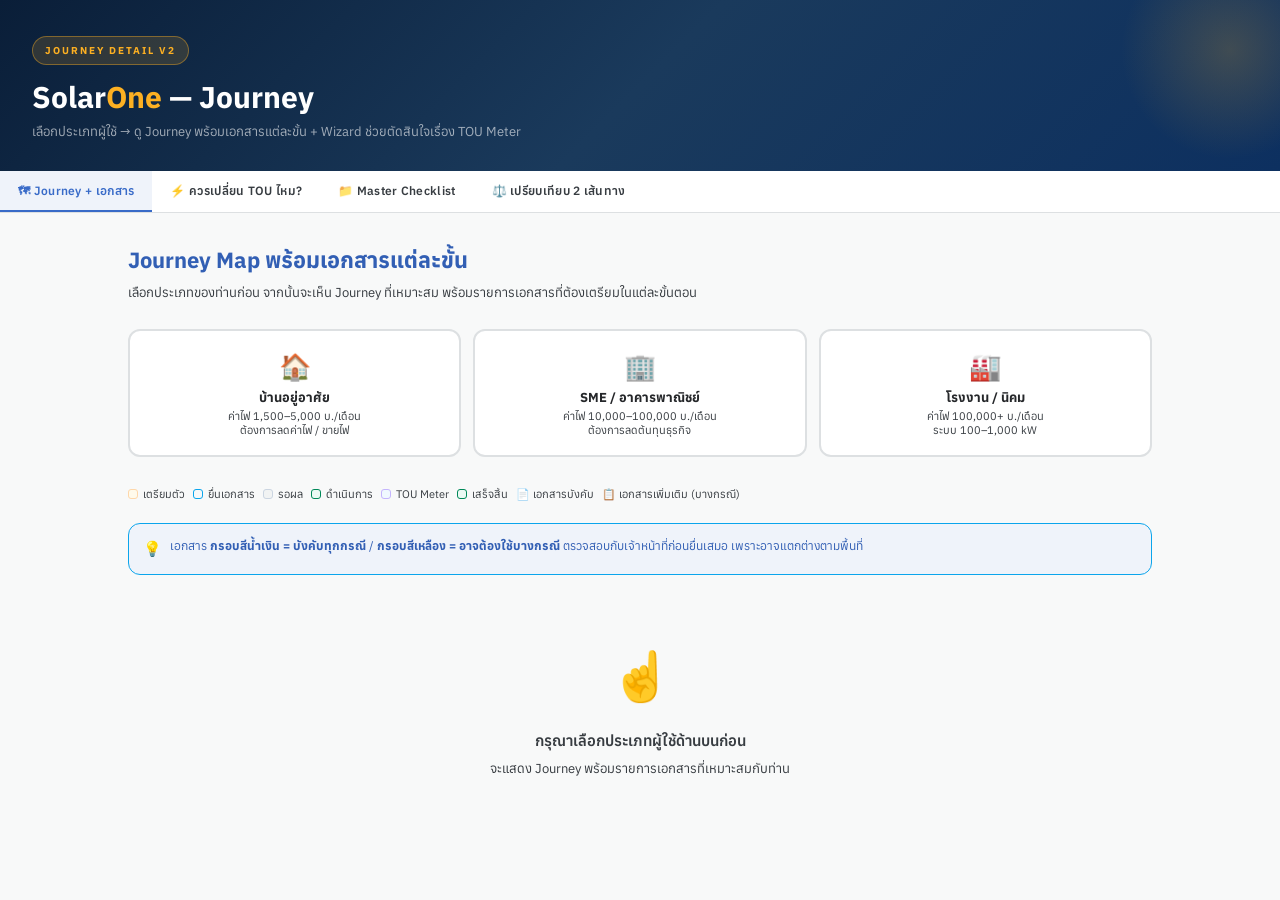
<file: index.html>
<!DOCTYPE html>
<html lang="th">
<head>
<meta charset="UTF-8">
<meta name="viewport" content="width=device-width, initial-scale=1.0">
<title>SolarOne — Journey + Document Checklist</title>
<link rel="stylesheet" href="css/index.css">
</head>
<body>

<!-- HEADER -->
<div class="hdr">
  <div class="hdr-badge">Journey Detail v2</div>
  <h1>Solar<span>One</span> — Journey</h1>
  <p class="hdr-sub">เลือกประเภทผู้ใช้ → ดู Journey พร้อมเอกสารแต่ละขั้น + Wizard ช่วยตัดสินใจเรื่อง TOU Meter</p>
</div>

<!-- TOPNAV -->
<nav class="topnav">
  <button class="tnb on" onclick="showSec('journey')">🗺 Journey + เอกสาร</button>
  <button class="tnb" onclick="showSec('tou-wizard')">⚡ ควรเปลี่ยน TOU ไหม?</button>
  <button class="tnb" onclick="showSec('doc-master')">📁 Master Checklist</button>
  <button class="tnb" onclick="showSec('compare')">⚖️ เปรียบเทียบ 2 เส้นทาง</button>
</nav>

<div class="wrap">

<!-- ============================================================ -->
<!-- SECTION 1: JOURNEY -->
<!-- ============================================================ -->
<section id="journey" class="sec on">
  <div class="sec-title">Journey Map พร้อมเอกสารแต่ละขั้น</div>
  <p class="sec-sub">เลือกประเภทของท่านก่อน จากนั้นจะเห็น Journey ที่เหมาะสม พร้อมรายการเอกสารที่ต้องเตรียมในแต่ละขั้นตอน</p>

  <!-- PROFILE SELECTOR -->
  <div class="prof-row">
    <button class="prof-btn" id="btn-house" onclick="selectProfile('house')">
      <div class="prof-emoji">🏠</div>
      <div class="prof-name">บ้านอยู่อาศัย</div>
      <div class="prof-desc">ค่าไฟ 1,500–5,000 บ./เดือน<br>ต้องการลดค่าไฟ / ขายไฟ</div>
    </button>
    <button class="prof-btn" id="btn-biz" onclick="selectProfile('biz')">
      <div class="prof-emoji">🏢</div>
      <div class="prof-name">SME / อาคารพาณิชย์</div>
      <div class="prof-desc">ค่าไฟ 10,000–100,000 บ./เดือน<br>ต้องการลดต้นทุนธุรกิจ</div>
    </button>
    <button class="prof-btn" id="btn-factory" onclick="selectProfile('factory')">
      <div class="prof-emoji">🏭</div>
      <div class="prof-name">โรงงาน / นิคม</div>
      <div class="prof-desc">ค่าไฟ 100,000+ บ./เดือน<br>ระบบ 100–1,000 kW</div>
    </button>
  </div>

  <!-- LEGEND -->
  <div class="legend">
    <div class="leg-item"><div class="leg-dot" style="background:var(--background-warning-light);border:1px solid #FED7AA"></div> เตรียมตัว</div>
    <div class="leg-item"><div class="leg-dot" style="background:var(--background-info-light);border:1px solid var(--info-50)"></div> ยื่นเอกสาร</div>
    <div class="leg-item"><div class="leg-dot" style="background:var(--neutral-96);border:1px solid #CBD5E1"></div> รอผล</div>
    <div class="leg-item"><div class="leg-dot" style="background:var(--background-primary-lighter);border:1px solid var(--primary-30-base)"></div> ดำเนินการ</div>
    <div class="leg-item"><div class="leg-dot" style="background:var(--info-95);border:1px solid #C4B5FD"></div> TOU Meter</div>
    <div class="leg-item"><div class="leg-dot" style="background:var(--background-primary-lighter);border:1px solid var(--primary-30-base)"></div> เสร็จสิ้น</div>
    <div class="leg-item">📄 เอกสารบังคับ</div>
    <div class="leg-item">📋 เอกสารเพิ่มเติม (บางกรณี)</div>
  </div>

  <div class="note-box info" style="margin-bottom:20px">
    <span class="ni">💡</span>
    <span>เอกสาร <strong>กรอบสีน้ำเงิน = บังคับทุกกรณี</strong> / <strong>กรอบสีเหลือง = อาจต้องใช้บางกรณี</strong> ตรวจสอบกับเจ้าหน้าที่ก่อนยื่นเสมอ เพราะอาจแตกต่างตามพื้นที่</span>
  </div>

  <!-- HOUSE JOURNEY -->
  <div id="jbody-house" class="jbody">
    <div class="card" style="border-left:4px solid var(--warning-60);margin-bottom:20px">
      <strong style="color:var(--warning-20)">🏠 Profile: บ้านอยู่อาศัย</strong><br>
      <span style="font-size:12px;color:var(--foreground-neutral-light)">ผู้ใช้ไฟประเภทที่ 1 · ชื่อในสัญญา กฟ. ต้องตรงกับเจ้าของบ้าน · ระบบไม่เกิน 10 kWp (ขายไฟได้) หรือไม่เกิน 50 kWp (ใช้เอง)</span>
    </div>

    <!-- STEP 0 -->
    <div class="step-block">
      <div class="step-circle s-prep">🤔</div>
      <div class="step-inner">
        <div class="step-header">
          <span class="step-num">ขั้นที่ 0</span>
          <span class="step-name">ประเมินตัวเอง — ก่อนตัดสินใจ</span>
          <span class="pill pill-free">ฟรี · ไม่มีเอกสาร</span>
        </div>
        <div class="step-desc">ดูบิลค่าไฟย้อนหลัง 6 เดือน · ตรวจสอบหลังคา (ทิศ/ร่มเงา/น้ำหนัก) · เลือกว่าจะ "ขายไฟ" หรือ "ใช้เองอย่างเดียว" · ตัดสินใจเรื่อง TOU Meter (ใช้ Wizard ในแท็บ ⚡)</div>
        <div class="doc-title">📊 สิ่งที่ต้องรวบรวม (ยังไม่ใช่เอกสาร)</div>
        <div class="doc-grid">
          <div class="doc-item">
            <span class="doc-icon">📋</span>
            <div class="doc-label"><strong>บิลค่าไฟ 3–6 เดือนล่าสุด</strong><span>เพื่อดู pattern การใช้ไฟ คำนวณขนาดระบบ</span></div>
          </div>
          <div class="doc-item">
            <span class="doc-icon">📐</span>
            <div class="doc-label"><strong>ขนาดและทิศหลังคา</strong><span>พื้นที่ว่างบนหลังคา · ทิศใต้/ตะวันออกเฉียงใต้ดีที่สุด</span></div>
          </div>
          <div class="doc-item">
            <span class="doc-icon">💰</span>
            <div class="doc-label"><strong>งบประมาณที่มี</strong><span>ซื้อเองหรือต้องการสินเชื่อ</span></div>
          </div>
          <div class="doc-item">
            <span class="doc-icon">⚡</span>
            <div class="doc-label"><strong>เลขมิเตอร์ + ประเภทไฟ</strong><span>1 เฟส หรือ 3 เฟส · อยู่ในเขต MEA หรือ PEA</span></div>
          </div>
        </div>
        <div class="note-box info">
          <span class="ni">💡</span>
          <span>SolarOne จะช่วย pre-assess ฟรีผ่าน App · กรอกข้อมูลพื้นฐาน 5 นาที → ได้รายงาน ROI เบื้องต้นทันที</span>
        </div>
      </div>
    </div>

    <!-- STEP 1 -->
    <div class="step-block">
      <div class="step-circle s-doc">📄</div>
      <div class="step-inner">
        <div class="step-header">
          <span class="step-num">ขั้นที่ 1</span>
          <span class="step-name">ยื่นคำขอ + ตรวจสอบ Grid Capacity (MEA/PEA)</span>
          <span class="pill pill-time">7–10 วันทำการ</span>
          <span class="pill pill-free">ฟรี</span>
        </div>
        <div class="step-desc">ยื่นออนไลน์ผ่าน <a href="https://myenergy.mea.or.th" target="_blank">myenergy.mea.or.th (MEA)</a>  หรือ <a href="https://ppim.pea.co.th" target="_blank">ppim.pea.co.th (PEA)</a> · กฟ. จะตรวจสอบว่า Transformer ในพื้นที่รองรับได้หรือไม่ · ขั้นตอนนี้ต้องทำ <strong>ก่อน</strong> ติดตั้งจริง (กรณีขายไฟ)</div>
        <div class="doc-title">📄 เอกสารที่ต้องอัปโหลด</div>
        <div class="doc-grid">
          <div class="doc-item must">
            <span class="doc-icon">🪪</span>
            <div class="doc-label"><strong>สำเนาบัตรประชาชน</strong><span>เจ้าของสัญญา กฟ. · เซ็นรับรอง "สำเนาถูกต้อง" ทุกหน้า</span></div>
          </div>
          <div class="doc-item must">
            <span class="doc-icon">📑</span>
            <div class="doc-label"><strong>บิลค่าไฟฟ้า</strong><span>ฉบับล่าสุด ไม่เกิน 3 เดือน · แสดงชื่อ ที่อยู่ เลข CA ชัดเจน</span></div>
          </div>
          <div class="doc-item must">
            <span class="doc-icon">📊</span>
            <div class="doc-label"><strong>Spec Sheet แผงโซลาร์</strong><span>Brand, model, กำลังวัตต์ พร้อมระบุจำนวนแผงที่จะติดตั้ง</span></div>
          </div>
          <div class="doc-item must">
            <span class="doc-icon">🔌</span>
            <div class="doc-label"><strong>Spec Sheet Inverter</strong><span>ต้องอยู่ในรายชื่อที่ กฟน./กฟภ. รับรองแล้วเท่านั้น</span></div>
          </div>
          <div class="doc-item must">
            <span class="doc-icon">📸</span>
            <div class="doc-label"><strong>รูปถ่ายหน้าบ้าน</strong><span>เห็นเลขที่บ้าน + หลังคาชัดเจน ถ่ายไม่เกิน 1 เดือน</span></div>
          </div>
          <div class="doc-item must">
            <span class="doc-icon">🗺</span>
            <div class="doc-label"><strong>แผนที่ที่ตั้งบ้าน</strong><span>Google Maps screenshot พร้อม Pin ที่ตั้งชัดเจน</span></div>
          </div>
          <div class="doc-item maybe">
            <span class="doc-icon">📝</span>
            <div class="doc-label"><strong>หนังสือมอบอำนาจ</strong><span>กรณีบริษัทยื่นแทน · ติดอากรแสตมป์ 30 บาท · เซ็นพยาน 2 คน</span></div>
          </div>
          <div class="doc-item maybe">
            <span class="doc-icon">🪪</span>
            <div class="doc-label"><strong>สำเนาบัตรผู้รับมอบอำนาจ</strong><span>กรณีมอบอำนาจให้บริษัท เซ็นรับรองถูกต้อง</span></div>
          </div>
        </div>
        <div class="note-box warn">
          <span class="ni">⚠️</span>
          <span><strong>ชื่อในบัตรต้องตรงกับชื่อในสัญญา กฟ. ทุกตัวอักษร</strong> ถ้าไม่ตรง ต้องแก้ไขข้อมูลที่ กฟ. ก่อนยื่น</span>
        </div>
      </div>
    </div>

    <!-- STEP 2 (เฉพาะขายไฟ) -->
    <div class="step-block">
      <div class="step-circle s-doc">🏛</div>
      <div class="step-inner">
        <div class="step-header">
          <span class="step-num">ขั้นที่ 2</span>
          <span class="step-name">ขออนุญาตก่อสร้าง/ดัดแปลงอาคาร (อบต./เทศบาล)</span>
          <span class="pill pill-time">7–30 วัน</span>
          <span class="pill pill-warn">⚠ บางพื้นที่บังคับ</span>
        </div>
        <div class="step-desc">ยื่นที่สำนักงาน อบต./เทศบาล/สำนักงานเขต ในพื้นที่ · <strong>กรณียกเว้น:</strong> ถ้าพื้นที่ติดตั้ง &lt;160 ตร.ม. และน้ำหนักรวม &lt;20 kg/ตร.ม. มักยกเว้นไม่ต้องยื่น (ตรวจสอบกับพื้นที่อีกครั้ง)</div>
        <div class="doc-title">📄 เอกสารที่ต้องยื่น</div>
        <div class="doc-grid">
          <div class="doc-item must">
            <span class="doc-icon">📋</span>
            <div class="doc-label"><strong>แบบคำขอ ข.1</strong><span>แบบฟอร์มขออนุญาตก่อสร้าง/ดัดแปลงอาคาร รับที่ อบต. หรือดาวน์โหลด</span></div>
          </div>
          <div class="doc-item must">
            <span class="doc-icon">📐</span>
            <div class="doc-label"><strong>แบบแปลนแสดงผัง + โครงสร้างหลังคา</strong><span>แสดงตำแหน่งแผง, โครงสร้างรองรับ (Mounting), น้ำหนัก</span></div>
          </div>
          <div class="doc-item must">
            <span class="doc-icon">🔢</span>
            <div class="doc-label"><strong>รายการคำนวณโครงสร้าง</strong><span>คำนวณแรงลม น้ำหนักบรรทุก ความสามารถรับน้ำหนักหลังคา</span></div>
          </div>
          <div class="doc-item must">
            <span class="doc-icon">📝</span>
            <div class="doc-label"><strong>ใบรับรองวิศวกร (โยธา)</strong><span>วิศวกรโยธา ระดับ สมาชิกหรือ สามัญ พร้อมเลขใบ กว. · เซ็นรับรองแบบ</span></div>
          </div>
          <div class="doc-item must">
            <span class="doc-icon">📋</span>
            <div class="doc-label"><strong>แบบฟอร์มสำรวจอาคาร</strong><span>ข้อมูลประเภทหลังคา วัสดุ อายุอาคาร สภาพโครงสร้าง</span></div>
          </div>
          <div class="doc-item must">
            <span class="doc-icon">🪪</span>
            <div class="doc-label"><strong>สำเนาบัตรประชาชนเจ้าของบ้าน</strong><span>พร้อมเซ็นรับรองสำเนาถูกต้อง</span></div>
          </div>
          <div class="doc-item maybe">
            <span class="doc-icon">📜</span>
            <div class="doc-label"><strong>สำเนาโฉนดที่ดิน / น.ส.3</strong><span>บางพื้นที่ต้องการ · เซ็นรับรองสำเนา</span></div>
          </div>
          <div class="doc-item maybe">
            <span class="doc-icon">🏗</span>
            <div class="doc-label"><strong>ใบอนุญาตก่อสร้างเดิม</strong><span>บางพื้นที่ขอดูใบอนุญาตก่อสร้างอาคารเดิม</span></div>
          </div>
        </div>
        <div class="note-box warn">
          <span class="ni">⚠️</span>
          <span>พื้นที่ &gt;160 ตร.ม. หรือน้ำหนักรวม &gt;20 kg/ตร.ม. ต้องยื่นขอใบอนุญาตดัดแปลงอาคาร <strong>อ.1</strong> ซึ่งมีขั้นตอนเพิ่มเติม</span>
        </div>
      </div>
    </div>

    <!-- STEP 3 -->
    <div class="step-block">
      <div class="step-circle s-wait">⏳</div>
      <div class="step-inner">
        <div class="step-header">
          <span class="step-num">ขั้นที่ 3</span>
          <span class="step-name">รอผลพิจารณา + รับอนุมัติ + เซ็นสัญญา PPA (กรณีขายไฟ)</span>
          <span class="pill pill-time">7–45 วัน</span>
          <span class="pill pill-cost">ค่าเชื่อมต่อ ~2,000 ฿</span>
        </div>
        <div class="step-desc">กฟ. แจ้งผลทาง Email · ถ้าผ่าน: นัดยื่นเอกสารตัวจริงและเซ็นสัญญาที่สำนักงาน กฟ. เขตพื้นที่ · PEA ประกาศผล 2 ครั้ง/เดือน (วันจันทร์ที่ 2 และ 4)</div>
        <div class="doc-title">📄 เอกสารที่ต้องนำไปที่สำนักงาน กฟ.</div>
        <div class="doc-grid">
          <div class="doc-item must">
            <span class="doc-icon">🪪</span>
            <div class="doc-label"><strong>บัตรประชาชนตัวจริง</strong><span>นำตัวจริงไปแสดง พร้อมสำเนา 1 ชุด เซ็นรับรอง</span></div>
          </div>
          <div class="doc-item must">
            <span class="doc-icon">📄</span>
            <div class="doc-label"><strong>แบบคำขอขายไฟฟ้า (ต้นฉบับ)</strong><span>พร้อมลายเซ็นผู้ขอทุกหน้า</span></div>
          </div>
          <div class="doc-item must">
            <span class="doc-icon">🏦</span>
            <div class="doc-label"><strong>แบบหักบัญชีเงินฝาก</strong><span>กรอกเลขบัญชีธนาคารสำหรับรับเงินค่าขายไฟ</span></div>
          </div>
          <div class="doc-item must">
            <span class="doc-icon">📧</span>
            <div class="doc-label"><strong>หนังสือแจ้งอีเมลรับใบแจ้งค่าไฟ</strong><span>ระบุอีเมลที่ต้องการรับใบแจ้งหนี้ค่าไฟฟ้า</span></div>
          </div>
          <div class="doc-item must">
            <span class="doc-icon">💳</span>
            <div class="doc-label"><strong>ชำระค่าเชื่อมต่อระบบ</strong><span>~2,000 บาท (ไม่รวม VAT) ณ สำนักงาน</span></div>
          </div>
          <div class="doc-item maybe">
            <span class="doc-icon">📝</span>
            <div class="doc-label"><strong>หนังสือมอบอำนาจ (ถ้าบริษัทไปแทน)</strong><span>ตัวจริงพร้อมอากรแสตมป์ 30 บาท ขีดคร่อม</span></div>
          </div>
        </div>
        <div class="note-box warn">
          <span class="ni">⚠️</span>
          <span>ต้องยื่นเอกสารตัวจริงภายใน <strong>30 วัน</strong> นับจากวันประกาศรายชื่อผ่าน หากพ้นกำหนดถือว่าคำขอยกเลิก</span>
        </div>
      </div>
    </div>

    <!-- STEP 4 -->
    <div class="step-block">
      <div class="step-circle s-action">🔧</div>
      <div class="step-inner">
        <div class="step-header">
          <span class="step-num">ขั้นที่ 4</span>
          <span class="step-name">ติดตั้งระบบ Solar โดยช่างและวิศวกร</span>
          <span class="pill pill-time">1–3 วัน</span>
        </div>
        <div class="step-desc">บริษัทติดตั้งแผง Mounting Inverter ตู้ไฟ เดินสายไฟ · วิศวกรไฟฟ้าควบคุมงาน · ถ่ายรูปทุกขั้นตอนเพื่อใช้ยื่น กฟ. ในขั้นถัดไป</div>
        <div class="doc-title">📄 เอกสารที่บริษัทต้องเตรียมให้ครบ (ใช้ขั้นถัดไป)</div>
        <div class="doc-grid">
          <div class="doc-item must">
            <span class="doc-icon">📐</span>
            <div class="doc-label"><strong>Single Line Diagram (SLD) ฉบับสมบูรณ์</strong><span>วิศวกรไฟฟ้าเซ็น + ประทับตราวิชาชีพ + สำเนาใบ กว. แนบ</span></div>
          </div>
          <div class="doc-item must">
            <span class="doc-icon">📸</span>
            <div class="doc-label"><strong>รูปถ่ายหลังติดตั้งครบทุกแผง</strong><span>เห็นแผงครบ + Inverter + ตู้ไฟ + สาย + มิเตอร์เดิม</span></div>
          </div>
          <div class="doc-item must">
            <span class="doc-icon">📋</span>
            <div class="doc-label"><strong>รายการอุปกรณ์ที่ติดตั้งจริง</strong><span>Brand/Model ครบ พร้อม Serial Number ของ Inverter</span></div>
          </div>
          <div class="doc-item must">
            <span class="doc-icon">✅</span>
            <div class="doc-label"><strong>ใบรับรองการติดตั้ง (วิศวกร)</strong><span>วิศวกรไฟฟ้าเซ็นรับรองว่าติดตั้งถูกต้องตามมาตรฐาน วสท.</span></div>
          </div>
          <div class="doc-item maybe">
            <span class="doc-icon">🛡</span>
            <div class="doc-label"><strong>ใบรับประกันอุปกรณ์</strong><span>ใบรับประกันแผง (10–25 ปี) และ Inverter (5–10 ปี)</span></div>
          </div>
        </div>
        <div class="note-box ok">
          <span class="ni">✅</span>
          <span>SolarOne จะ Generate checklist รายการถ่ายรูปให้บริษัทตาม spec ที่ กฟ. กำหนด ลดโอกาสตรวจไม่ผ่าน</span>
        </div>
      </div>
    </div>

    <!-- STEP 5 — TOU DECISION -->
    <div class="step-block">
      <div class="step-circle s-tou">⚡</div>
      <div class="step-inner">
        <div class="step-header">
          <span class="step-num">ขั้นที่ 5</span>
          <span class="step-name">ตัดสินใจเรื่อง TOU Meter — เปลี่ยนหรือไม่?</span>
          <span class="pill pill-warn">⚡ ตัดสินใจก่อน กฟ. มาตรวจ</span>
        </div>
        <div class="step-desc">กฟ. จะเปลี่ยนมิเตอร์ให้อัตโนมัติเมื่อ COD · ต้องแจ้งความต้องการล่วงหน้าว่าต้องการ <strong>TOU Meter</strong> หรือ <strong>Smart Meter แบบปกติ</strong> · ดูคำแนะนำได้ในแท็บ ⚡</div>
        <div class="doc-title">📄 เอกสาร/ค่าใช้จ่ายมิเตอร์</div>
        <div class="doc-grid">
          <div class="doc-item must">
            <span class="doc-icon">📋</span>
            <div class="doc-label"><strong>แบบฟอร์มขอเปลี่ยนประเภทมิเตอร์</strong><span>ระบุว่าต้องการ TOU หรือมาตรฐาน ยื่นพร้อมการขอ COD</span></div>
          </div>
          <div class="doc-item must">
            <span class="doc-icon">💳</span>
            <div class="doc-label"><strong>ค่าเปลี่ยน Smart Meter / TOU Meter</strong><span>~8,500 + VAT = 9,095 บาท (สำหรับระบบ Solar) · MEA TOU แรงต่ำ ~6,640 บาท</span></div>
          </div>
        </div>
        <div class="note-box info">
          <span class="ni">💡</span>
          <span>ถ้า <strong>ไม่ต้องการ TOU</strong> ยังคงได้ Smart Meter แบบ 2 ทิศทาง เพื่อวัดไฟที่ขายคืน แต่คิดค่าไฟในอัตราเดิม · เปลี่ยนใจภายหลังได้ แต่ต้องรอครบ 1 ปีก่อน</span>
        </div>
      </div>
    </div>

    <!-- STEP 6 -->
    <div class="step-block">
      <div class="step-circle s-action">🔍</div>
      <div class="step-inner">
        <div class="step-header">
          <span class="step-num">ขั้นที่ 6</span>
          <span class="step-name">กฟ. ส่งช่างมาตรวจสอบงานติดตั้ง</span>
          <span class="pill pill-time">นัดภายใน 2–4 สัปดาห์</span>
        </div>
        <div class="step-desc">เจ้าหน้าที่ กฟ. มาตรวจสายไฟภายใน · ตรวจ Inverter · ตรวจ Anti-islanding · ตรวจ Rapid Shutdown (ถ้า &gt;200 kVA) · ถ้าผ่าน: เปลี่ยนมิเตอร์ทันที</div>
        <div class="doc-title">📄 เตรียมไว้ให้ช่าง กฟ. ตรวจ</div>
        <div class="doc-grid">
          <div class="doc-item must">
            <span class="doc-icon">📐</span>
            <div class="doc-label"><strong>Single Line Diagram ตัวจริง</strong><span>พิมพ์ A4 หรือ A3 วางไว้ในตู้ไฟ</span></div>
          </div>
          <div class="doc-item must">
            <span class="doc-icon">📋</span>
            <div class="doc-label"><strong>Spec Sheet Inverter ตัวจริง</strong><span>แสดงให้ช่าง กฟ. เห็น model ตรงกับที่ยื่นไว้</span></div>
          </div>
          <div class="doc-item must">
            <span class="doc-icon">🔧</span>
            <div class="doc-label"><strong>ทดสอบระบบให้พร้อม</strong><span>Inverter ต้องเปิดปกติ · ไฟต้องผลิตได้จริง</span></div>
          </div>
          <div class="doc-item must">
            <span class="doc-icon">🪪</span>
            <div class="doc-label"><strong>บัตรประชาชนเจ้าของบ้าน</strong><span>นำมาแสดง หรือมอบอำนาจให้บริษัทอยู่ด้วย</span></div>
          </div>
        </div>
        <div class="note-box warn">
          <span class="ni">⚠️</span>
          <span>เจ้าหน้าที่แต่ละคนอาจตีความมาตรฐาน วสท. ต่างกัน · SolarOne จะส่ง Pre-inspection Checklist ให้บริษัทตรวจก่อน เพื่อลดโอกาสไม่ผ่าน</span>
        </div>
      </div>
    </div>

    <!-- STEP 7 -->
    <div class="step-block">
      <div class="step-circle s-done">✅</div>
      <div class="step-inner">
        <div class="step-header">
          <span class="step-num">ขั้นที่ 7</span>
          <span class="step-name">COD — เริ่มใช้งาน + Monitoring</span>
          <span class="pill pill-free">เสร็จสิ้น 🎉</span>
        </div>
        <div class="step-desc">กฟ. ติดมิเตอร์ใหม่ กำหนด SCOD (วันเริ่มขายไฟ) · ระบบพร้อมใช้งาน · ยอดขายไฟหักจากบิลค่าไฟทุกเดือน · ถ้าขายได้มากกว่าที่ใช้ โอนเงินเข้าบัญชีที่แจ้งไว้</div>
        <div class="doc-title">📄 เก็บสำเนาเอกสารทุกฉบับไว้เอง</div>
        <div class="doc-grid">
          <div class="doc-item ok">
            <span class="doc-icon">📄</span>
            <div class="doc-label"><strong>สัญญาซื้อขายไฟ PPA</strong><span>สำเนาสัญญา 10 ปี เก็บไว้ตลอดอายุสัญญา</span></div>
          </div>
          <div class="doc-item ok">
            <span class="doc-icon">🧾</span>
            <div class="doc-label"><strong>ใบเสร็จค่าเชื่อมต่อ + ค่ามิเตอร์</strong><span>เก็บไว้สำหรับยื่นลดหย่อนภาษี</span></div>
          </div>
          <div class="doc-item ok">
            <span class="doc-icon">📑</span>
            <div class="doc-label"><strong>ใบเสร็จค่าติดตั้ง Solar</strong><span>ใช้ยื่นลดหย่อนภาษีเงินได้บุคคลธรรมดา สูงสุด 200,000 บาท</span></div>
          </div>
          <div class="doc-item ok">
            <span class="doc-icon">🛡</span>
            <div class="doc-label"><strong>ใบรับประกันทั้งหมด</strong><span>แผง / Inverter / งานติดตั้ง เก็บรวมไว้ที่เดียว</span></div>
          </div>
        </div>
        
      </div>
    </div>
  </div><!-- end house -->

  <!-- BIZ JOURNEY -->
  <div id="jbody-biz" class="jbody">
    <div class="card" style="border-left:4px solid var(--secondary-50);margin-bottom:20px">
      <strong style="color:var(--secondary-40-main)">🏢 Profile: SME / อาคารพาณิชย์</strong><br>
      <span style="font-size:12px;color:var(--foreground-neutral-light)">ผู้ใช้ไฟประเภทที่ 2–4 · นิติบุคคลหรือบุคคลธรรมดา · ระบบ 10–250 kWp · อาจเช่าอาคาร (ต้องได้ Landlord อนุมัติ)</span>
    </div>

    <div class="step-block">
      <div class="step-circle s-prep">📊</div>
      <div class="step-inner">
        <div class="step-header">
          <span class="step-num">ขั้นที่ 0</span>
          <span class="step-name">Energy Audit + ROI Analysis</span>
          <span class="pill pill-time">1–2 สัปดาห์</span>
          <span class="pill pill-free">SolarOne ช่วยได้</span>
        </div>
        <div class="step-desc">วิเคราะห์ Load Profile รายชั่วโมง · คำนวณขนาด Solar ที่เหมาะสม · เปรียบเทียบ ROI ซื้อเอง vs Leasing · ตรวจสอบสัญญาเช่าอาคารว่าอนุญาตติด Solar หรือต้องขอ Landlord</div>
        <div class="doc-title">📄 ข้อมูลที่ต้องรวบรวม</div>
        <div class="doc-grid">
          <div class="doc-item must">
            <span class="doc-icon">📊</span>
            <div class="doc-label"><strong>บิลค่าไฟ 12 เดือนล่าสุด</strong><span>ต้องการ Demand (kVA) + Unit (kWh) รายเดือน</span></div>
          </div>
          <div class="doc-item must">
            <span class="doc-icon">📋</span>
            <div class="doc-label"><strong>แบบแปลนอาคาร / รูปถ่ายหลังคา</strong><span>ขนาด ทิศ สภาพหลังคา สิ่งบดบัง (ถังน้ำ/แอร์)</span></div>
          </div>
          <div class="doc-item maybe">
            <span class="doc-icon">📜</span>
            <div class="doc-label"><strong>สัญญาเช่าอาคาร (ถ้าเช่า)</strong><span>ตรวจสอบว่าอนุญาตดัดแปลงหลังคา + เซ็นอนุมัติ Landlord</span></div>
          </div>
          <div class="doc-item maybe">
            <span class="doc-icon">🏛</span>
            <div class="doc-label"><strong>ใบอนุญาตประกอบกิจการ</strong><span>บางกรณี กฟ. ขอตรวจสอบประเภทธุรกิจ</span></div>
          </div>
        </div>
      </div>
    </div>

    <div class="step-block">
      <div class="step-circle s-doc">📄</div>
      <div class="step-inner">
        <div class="step-header">
          <span class="step-num">ขั้นที่ 1</span>
          <span class="step-name">ยื่นขอเชื่อมต่อ กฟน./กฟภ. + ขอ กกพ.</span>
          <span class="pill pill-time">7–30 วัน</span>
        </div>
        <div class="step-desc">เอกสารคล้ายบ้านอยู่อาศัย แต่เพิ่มเอกสารนิติบุคคล · ถ้าขนาด &gt;200 kVA ต้องยื่น พค.1 กับสำนักงานพลังงาน (พพ.) ด้วย</div>
        <div class="doc-title">📄 เอกสารเพิ่มเติมจากบ้านอยู่อาศัย</div>
        <div class="doc-grid">
          <div class="doc-item must">
            <span class="doc-icon">📜</span>
            <div class="doc-label"><strong>หนังสือรับรองบริษัท</strong><span>ออกโดยกรมพัฒนาธุรกิจการค้า ไม่เกิน 3 เดือน</span></div>
          </div>
          <div class="doc-item must">
            <span class="doc-icon">🪪</span>
            <div class="doc-label"><strong>บัตรประชาชนผู้มีอำนาจลงนาม</strong><span>ตามหนังสือรับรองบริษัท พร้อมเซ็นรับรองสำเนา</span></div>
          </div>
          <div class="doc-item must">
            <span class="doc-icon">📋</span>
            <div class="doc-label"><strong>หนังสือมอบอำนาจ (นิติบุคคล)</strong><span>พร้อมตราประทับบริษัท + เซ็นผู้มีอำนาจ + อากรแสตมป์</span></div>
          </div>
          <div class="doc-item maybe">
            <span class="doc-icon">⚡</span>
            <div class="doc-label"><strong>แบบฟอร์ม พค.1 (ถ้า &gt;200 kVA)</strong><span>แจ้งผลิตพลังงานควบคุม ยื่นที่ พพ. เขต</span></div>
          </div>
        </div>
      </div>
    </div>

    <div class="step-block">
      <div class="step-circle s-doc">🏛</div>
      <div class="step-inner">
        <div class="step-header">
          <span class="step-num">ขั้นที่ 2</span>
          <span class="step-name">ขออนุญาตก่อสร้าง + เอกสารนิติบุคคล (อบต.)</span>
          <span class="pill pill-time">14–45 วัน</span>
        </div>
        <div class="step-desc">เหมือนบ้านอยู่อาศัย แต่ใช้นามนิติบุคคล · ถ้าอาคารมีระบบ Building Management ต้องประสานก่อนเพื่อกำหนดวันหยุดระบบไฟสำหรับติดตั้ง</div>
        <div class="doc-title">📄 เอกสารเพิ่มเติมสำหรับนิติบุคคล</div>
        <div class="doc-grid">
          <div class="doc-item must">
            <span class="doc-icon">📜</span>
            <div class="doc-label"><strong>สำเนาหนังสือรับรองบริษัท</strong><span>เซ็นรับรองสำเนาโดยผู้มีอำนาจ + ประทับตรา</span></div>
          </div>
          <div class="doc-item must">
            <span class="doc-icon">📜</span>
            <div class="doc-label"><strong>สำเนา บอจ.3 (รายชื่อกรรมการ)</strong><span>ฉบับล่าสุด ไม่เกิน 6 เดือน</span></div>
          </div>
          <div class="doc-item maybe">
            <span class="doc-icon">✍️</span>
            <div class="doc-label"><strong>หนังสืออนุญาตจาก Landlord</strong><span>ถ้าเช่าอาคาร ต้องมีเซ็นอนุมัติให้ดัดแปลงหลังคา</span></div>
          </div>
          <div class="doc-item maybe">
            <span class="doc-icon">🏗</span>
            <div class="doc-label"><strong>รายงาน Structural Assessment</strong><span>วิศวกรโยธาประเมินความแข็งแรงอาคาร (ถ้าอาคารเก่า)</span></div>
          </div>
        </div>
      </div>
    </div>

    <div class="step-block">
      <div class="step-circle s-action">🔧</div>
      <div class="step-inner">
        <div class="step-header">
          <span class="step-num">ขั้นที่ 3</span>
          <span class="step-name">ติดตั้ง + ประสาน Building Management</span>
          <span class="pill pill-time">3–14 วัน</span>
        </div>
        <div class="step-desc">ต้องนัดหมายล่วงหน้ากับ BM · กำหนดวันหยุดไฟบางส่วนสำหรับต่อสาย Main · วิศวกรไฟฟ้าควบคุมงานตลอด</div>
        <div class="doc-grid">
          <div class="doc-item must">
            <span class="doc-icon">📐</span>
            <div class="doc-label"><strong>SLD ฉบับสมบูรณ์ (วิศวกรเซ็น)</strong><span>รวม Anti-islanding + อุปกรณ์ป้องกัน</span></div>
          </div>
          <div class="doc-item must">
            <span class="doc-icon">📸</span>
            <div class="doc-label"><strong>รูปถ่ายก่อน-ระหว่าง-หลังติดตั้ง</strong><span>ครบทุก area ที่ กฟ. กำหนด</span></div>
          </div>
          <div class="doc-item maybe">
            <span class="doc-icon">🛡</span>
            <div class="doc-label"><strong>ใบรับรอง มาตรฐาน วสท. 022013-22</strong><span>ถ้า Inverter &gt;200 kVA ต้องติด Rapid Shutdown ด้วย</span></div>
          </div>
        </div>
      </div>
    </div>

    <div class="step-block">
      <div class="step-circle s-tou">⚡</div>
      <div class="step-inner">
        <div class="step-header">
          <span class="step-num">ขั้นที่ 4</span>
          <span class="step-name">TOU Meter + กฟ. ตรวจ + COD</span>
          <span class="pill pill-cost">~9,095–7,350 ฿</span>
        </div>
        <div class="step-desc">SME ส่วนใหญ่ <strong>แนะนำให้เปลี่ยน TOU</strong> เพราะใช้ไฟหนักกลางวัน + Solar ผลิตช่วงพีคพอดี · ประหยัดได้ทวีคูณ · ปรึกษาด้วย Wizard ⚡</div>
        <div class="doc-grid">
          <div class="doc-item must">
            <span class="doc-icon">📋</span>
            <div class="doc-label"><strong>แจ้งความต้องการ TOU ล่วงหน้า</strong><span>ระบุในแบบฟอร์มขอ COD ว่าต้องการ TOU Meter</span></div>
          </div>
          <div class="doc-item must">
            <span class="doc-icon">💳</span>
            <div class="doc-label"><strong>ชำระค่ามิเตอร์ TOU</strong><span>MEA แรงต่ำ ~6,640 บาท · แรงสูง ~7,350 บาท</span></div>
          </div>
        </div>
        <div class="note-box ok">
          <span class="ni">✅</span>
          <span>SME ที่ใช้ TOU + Solar ร่วมกัน สามารถประหยัดค่าไฟ 40–70% ในช่วงกลางวัน และย้าย Load หนักไปกลางคืน (Off-Peak 2.64 บาท/หน่วย)</span>
        </div>
      </div>
    </div>

    <div class="step-block">
      <div class="step-circle s-done">✅</div>
      <div class="step-inner">
        <div class="step-header">
          <span class="step-num">ขั้นที่ 5</span>
          <span class="step-name">COD + ขอลดหย่อนภาษีนิติบุคคล + Monitoring</span>
          <span class="pill pill-free">เสร็จสิ้น 🎉</span>
        </div>
        <div class="step-desc">เก็บใบกำกับภาษีทุกใบ · ค่าติดตั้งหักเป็นค่าใช้จ่ายทางธุรกิจ + ลดหย่อนภาษีนิติบุคคล 50% ของมูลค่าลงทุน · ติดตาม Monitoring ผ่าน SCADA</div>
        <div class="doc-grid">
          <div class="doc-item must">
            <span class="doc-icon">🧾</span>
            <div class="doc-label"><strong>ใบกำกับภาษีค่าติดตั้งทั้งหมด</strong><span>รวมค่าแผง Inverter อุปกรณ์ และค่าติดตั้ง</span></div>
          </div>
          <div class="doc-item must">
            <span class="doc-icon">📄</span>
            <div class="doc-label"><strong>สัญญาและเอกสาร COD ครบชุด</strong><span>เก็บไว้ตลอดอายุระบบ 20–25 ปี</span></div>
          </div>
        </div>
      </div>
    </div>
  </div><!-- end biz -->

  <!-- FACTORY JOURNEY -->
  <div id="jbody-factory" class="jbody">
    <div class="card" style="border-left:4px solid var(--primary-30-base);margin-bottom:20px">
      <strong style="color:var(--primary-20)">🏭 Profile: โรงงาน / นิคมอุตสาหกรรม</strong><br>
      <span style="font-size:12px;color:var(--foreground-neutral-light)">ผู้ใช้ไฟประเภทที่ 3–4 (แรงสูง) · ระบบ 100 kW – 1 MW · มีหน่วยงานเพิ่มเติม: กรมโรงงาน / กนอ. / พพ.</span>
    </div>

    <div class="step-block">
      <div class="step-circle s-prep">📊</div>
      <div class="step-inner">
        <div class="step-header">
          <span class="step-num">ขั้นที่ 0</span>
          <span class="step-name">Energy Audit เชิงลึก + Feasibility Report</span>
          <span class="pill pill-time">2–4 สัปดาห์</span>
        </div>
        <div class="step-desc">วิศวกรพลังงานสำรวจหน้างาน · วิเคราะห์ Demand/kWh รายชั่วโมง 1 ปี · ออกแบบระบบ · ประเมินว่าต้องเชื่อมแรงต่ำหรือแรงสูง · คำนวณ Payback Period และ NPV</div>
        <div class="doc-grid">
          <div class="doc-item must">
            <span class="doc-icon">📊</span>
            <div class="doc-label"><strong>บิลค่าไฟ 12 เดือน (รายชั่วโมงถ้ามี)</strong><span>รวม Demand Charge และ Power Factor</span></div>
          </div>
          <div class="doc-item must">
            <span class="doc-icon">🗺</span>
            <div class="doc-label"><strong>แผนผังโรงงาน (As-built Drawing)</strong><span>แสดงตำแหน่งหลังคา เสาไฟ หม้อแปลง MDB</span></div>
          </div>
          <div class="doc-item must">
            <span class="doc-icon">⚡</span>
            <div class="doc-label"><strong>Single Line Diagram ระบบไฟฟ้าเดิม</strong><span>ขนาดหม้อแปลง สายเมน แผง MDB ที่ใช้งานอยู่</span></div>
          </div>
          <div class="doc-item maybe">
            <span class="doc-icon">🏗</span>
            <div class="doc-label"><strong>รายงานโครงสร้างหลังคา</strong><span>Load capacity ของหลังคาแต่ละส่วน</span></div>
          </div>
        </div>
      </div>
    </div>

    <div class="step-block">
      <div class="step-circle s-doc">📄</div>
      <div class="step-inner">
        <div class="step-header">
          <span class="step-num">ขั้นที่ 1</span>
          <span class="step-name">ยื่นเอกสารทุกหน่วยงานพร้อมกัน (ขนานกัน)</span>
          <span class="pill pill-time">30–90 วัน</span>
          <span class="pill pill-warn">⚠ หลายหน่วยงาน</span>
        </div>
        <div class="step-desc">ยื่นพร้อมกันหลายช่องทาง เพื่อลดเวลา: กฟน./กฟภ. + กกพ. + อบต. + พพ. (ถ้า &gt;200 kVA) · ถ้าอยู่ในนิคม ต้องได้รับ OK จาก กนอ. ก่อน</div>
        <div class="doc-title">📄 เอกสารแต่ละหน่วยงาน</div>
        <div class="doc-grid">
          <div class="doc-item must">
            <span class="doc-icon">⚡</span>
            <div class="doc-label"><strong>กฟน./กฟภ.: ชุดเอกสารเชื่อมต่อ</strong><span>SLD + Spec Sheet + หนังสือรับรองบริษัท + รูปหลังคา + รายชื่อ Inverter</span></div>
          </div>
          <div class="doc-item must">
            <span class="doc-icon">🏛</span>
            <div class="doc-label"><strong>กกพ.: จดแจ้งยกเว้นใบอนุญาต</strong><span>ยื่นออนไลน์ cleanenergyforlife.net · ถ้า &lt;200 kW ยื่น กกพ. เขต</span></div>
          </div>
          <div class="doc-item must">
            <span class="doc-icon">🏗</span>
            <div class="doc-label"><strong>อบต./เทศบาล: ขออนุญาตก่อสร้าง</strong><span>แบบ ข.1 + แบบแปลน + วิศวกรโยธาเซ็น + รายการคำนวณ</span></div>
          </div>
          <div class="doc-item maybe">
            <span class="doc-icon">⚡</span>
            <div class="doc-label"><strong>พพ.: ยื่น พค.1 (ถ้า &gt;200 kVA)</strong><span>แบบฟอร์มแจ้งผลิตพลังงานควบคุม + วิศวกรเซ็น</span></div>
          </div>
          <div class="doc-item maybe">
            <span class="doc-icon">🏭</span>
            <div class="doc-label"><strong>กรมโรงงาน: รง.4 (ถ้า &gt;1 MW)</strong><span>ใบอนุญาตประกอบกิจการโรงงาน — ขั้นตอนซับซ้อน ใช้เวลานาน</span></div>
          </div>
          <div class="doc-item maybe">
            <span class="doc-icon">🏢</span>
            <div class="doc-label"><strong>กนอ. (ถ้าอยู่ในนิคม)</strong><span>แจ้งให้ กนอ. รับทราบ + ขอ Clearance ก่อนยื่น กฟ.</span></div>
          </div>
        </div>
        <div class="note-box warn">
          <span class="ni">⚠️</span>
          <span>โรงงานที่จะติด &gt;1 MW ต้องขอ รง.4 ก่อน ซึ่งใช้เวลา 3–12 เดือน · ส่วนใหญ่จึง Phase การติดตั้งเป็น &lt;1 MW ก่อน แล้วค่อย Phase 2</span>
        </div>
      </div>
    </div>

    <div class="step-block">
      <div class="step-circle s-action">🏗</div>
      <div class="step-inner">
        <div class="step-header">
          <span class="step-num">ขั้นที่ 2</span>
          <span class="step-name">ติดตั้ง EPC + มาตรฐาน วสท. 022013-22</span>
          <span class="pill pill-time">2–8 สัปดาห์</span>
        </div>
        <div class="step-desc">EPC Contractor ขนาดใหญ่ · วิศวกรไฟฟ้าและโยธาควบคุมงาน · ต้องติด Rapid Shutdown ถ้า &gt;200 kVA · ต้องมี AFCI ตาม มาตรฐาน วสท. · ถ้าเชื่อมแรงสูงต้องติดหม้อแปลงใหม่</div>
        <div class="doc-grid">
          <div class="doc-item must">
            <span class="doc-icon">📐</span>
            <div class="doc-label"><strong>SLD รายละเอียดสูง (วิศวกรเซ็น)</strong><span>รวม Protection System, Anti-islanding, Rapid Shutdown</span></div>
          </div>
          <div class="doc-item must">
            <span class="doc-icon">✅</span>
            <div class="doc-label"><strong>ใบรับรองมาตรฐาน วสท. 022013-22</strong><span>ผู้ตรวจสอบที่ผ่านการรับรองเซ็น · ต้องส่ง พพ. ด้วย</span></div>
          </div>
          <div class="doc-item must">
            <span class="doc-icon">📸</span>
            <div class="doc-label"><strong>รูปถ่าย As-built ทุกจุด</strong><span>แผง, Mounting, Inverter, Panel, Earthing, Conduit</span></div>
          </div>
          <div class="doc-item maybe">
            <span class="doc-icon">🔌</span>
            <div class="doc-label"><strong>Test Report ระบบ Anti-islanding</strong><span>บันทึกผลการทดสอบ ก่อน กฟ. มาตรวจ</span></div>
          </div>
        </div>
      </div>
    </div>

    <div class="step-block">
      <div class="step-circle s-tou">⚡</div>
      <div class="step-inner">
        <div class="step-header">
          <span class="step-num">ขั้นที่ 3</span>
          <span class="step-name">TOU Meter + SCADA + กฟ. ตรวจ + COD</span>
          <span class="pill pill-time">2–6 สัปดาห์</span>
        </div>
        <div class="step-desc">โรงงาน <strong>แนะนำ TOU Meter เสมอ</strong> เพราะ Demand ช่วงกลางวันสูง ประหยัดได้มาก · ต้องติดตั้ง SCADA/Energy Management System สำหรับ Real-time Monitoring และ ESG Reporting</div>
        <div class="doc-grid">
          <div class="doc-item must">
            <span class="doc-icon">📊</span>
            <div class="doc-label"><strong>แบบฟอร์มขอ TOU Meter แรงสูง</strong><span>MEA แรงสูง ~7,350 บาท · PEA ตามขนาดมิเตอร์</span></div>
          </div>
          <div class="doc-item must">
            <span class="doc-icon">📡</span>
            <div class="doc-label"><strong>แผน SCADA / Monitoring ระบบ</strong><span>แสดงให้ กฟ. เห็นว่ามีระบบ Monitoring ที่เหมาะสม</span></div>
          </div>
          <div class="doc-item maybe">
            <span class="doc-icon">✅</span>
            <div class="doc-label"><strong>ใบรับรอง พค.2 (ถ้า &gt;200 kVA)</strong><span>รับหลังจาก พพ. อนุมัติ · ต้องมีก่อน COD</span></div>
          </div>
        </div>
      </div>
    </div>

    <div class="step-block">
      <div class="step-circle s-done">✅</div>
      <div class="step-inner">
        <div class="step-header">
          <span class="step-num">ขั้นที่ 4</span>
          <span class="step-name">COD + ESG Report + Carbon Credit</span>
          <span class="pill pill-free">เสร็จสิ้น 🎉</span>
        </div>
        <div class="step-desc">ระบบพร้อมใช้งาน · ประหยัดค่าไฟ 30–60% · SCADA รายงาน Real-time · ออก Carbon Offset Certificate สำหรับ ESG Report ประจำปี · คืนทุน 6–7 ปี</div>
        <div class="doc-grid">
          <div class="doc-item must">
            <span class="doc-icon">📋</span>
            <div class="doc-label"><strong>รายงาน Energy Production รายเดือน</strong><span>สำหรับบัญชี ภาษี และ ESG Disclosure</span></div>
          </div>
          <div class="doc-item must">
            <span class="doc-icon">🧾</span>
            <div class="doc-label"><strong>ใบกำกับภาษีค่าติดตั้งทั้งหมด</strong><span>ลดหย่อนภาษีนิติบุคคล 50% ของมูลค่าลงทุน</span></div>
          </div>
          <div class="doc-item maybe">
            <span class="doc-icon">🌱</span>
            <div class="doc-label"><strong>ใบรับรอง REC / Carbon Credit</strong><span>ยื่นผ่าน TGO (องค์การบริหารจัดการก๊าซเรือนกระจก)</span></div>
          </div>
        </div>
      </div>
    </div>
  </div><!-- end factory -->

  <div id="no-profile" style="text-align:center;padding:40px 20px;color:var(--foreground-neutral-light)">
    <div style="font-size:48px;margin-bottom:12px">☝️</div>
    <div style="font-size:15px;font-weight:600">กรุณาเลือกประเภทผู้ใช้ด้านบนก่อน</div>
    <div style="font-size:13px;margin-top:4px">จะแสดง Journey พร้อมรายการเอกสารที่เหมาะสมกับท่าน</div>
  </div>

</section>

<!-- ============================================================ -->
<!-- SECTION 2: TOU WIZARD -->
<!-- ============================================================ -->
<section id="tou-wizard" class="sec">
  <div class="sec-title">⚡ ควรเปลี่ยนเป็น TOU Meter ไหม?</div>
  <p class="sec-sub">ตอบคำถาม 4 ข้อ รับคำแนะนำที่เหมาะกับ lifestyle ของท่านทันที</p>

  <div class="wizard">
    <div class="wizard-hdr">
      <h3>⚡ TOU Decision Wizard</h3>
      <p>ตอบตามความเป็นจริง — ไม่มีคำตอบที่ถูกหรือผิด</p>
    </div>
    <div class="wizard-body">
      <div class="wiz-progress" id="wiz-prog">
        <div class="wiz-dot active" id="wd0"></div>
        <div class="wiz-dot" id="wd1"></div>
        <div class="wiz-dot" id="wd2"></div>
        <div class="wiz-dot" id="wd3"></div>
        <div class="wiz-dot" id="wd4"></div>
      </div>

      <!-- Q0 -->
      <div class="wiz-step wvis" id="wq0">
        <div class="wiz-q">🏠 คุณเป็น...?</div>
        <div class="wiz-opts">
          <button class="wiz-opt" onclick="wiz(0,'house')">
            <div class="wo-title">🏠 บ้านอยู่อาศัย</div>
            <div class="wo-sub">ใช้ไฟในบ้าน ครัวเรือน</div>
          </button>
          <button class="wiz-opt" onclick="wiz(0,'biz')">
            <div class="wo-title">🏢 SME / ธุรกิจ</div>
            <div class="wo-sub">ร้านค้า ออฟฟิศ อาคารพาณิชย์</div>
          </button>
          <button class="wiz-opt" onclick="wiz(0,'factory')">
            <div class="wo-title">🏭 โรงงาน / นิคม</div>
            <div class="wo-sub">ค่าไฟ 100,000+ บาท/เดือน</div>
          </button>
          <button class="wiz-opt" onclick="wiz(0,'ev')">
            <div class="wo-title">🚗 บ้าน + รถ EV</div>
            <div class="wo-sub">มีรถไฟฟ้า ชาร์จที่บ้าน</div>
          </button>
        </div>
      </div>

      <!-- Q1 -->
      <div class="wiz-step" id="wq1">
        <div class="wiz-q">⏰ ช่วงเวลาที่คุณใช้ไฟมากที่สุดคือ...?</div>
        <div class="wiz-opts">
          <button class="wiz-opt" onclick="wiz(1,'day')">
            <div class="wo-title">☀️ กลางวัน (9:00–22:00 น.)</div>
            <div class="wo-sub">อยู่บ้าน WFH / ใช้แอร์ตอนกลางวัน</div>
          </button>
          <button class="wiz-opt" onclick="wiz(1,'night')">
            <div class="wo-title">🌙 กลางคืน (22:00–09:00 น.)</div>
            <div class="wo-sub">ออกไปทำงาน กลับบ้านเย็น</div>
          </button>
          <button class="wiz-opt" onclick="wiz(1,'both')">
            <div class="wo-title">🔄 ตลอดวัน ใกล้เคียงกัน</div>
            <div class="wo-sub">ใช้ไฟทั้งวันพอๆ กัน</div>
          </button>
          <button class="wiz-opt" onclick="wiz(1,'weekend')">
            <div class="wo-title">📅 มากเฉพาะวันหยุด</div>
            <div class="wo-sub">เสาร์-อาทิตย์ใช้เยอะกว่ามาก</div>
          </button>
        </div>
        <div class="wiz-nav"><button class="wiz-btn back" onclick="wizBack(1)">← ย้อนกลับ</button></div>
      </div>

      <!-- Q2 -->
      <div class="wiz-step" id="wq2">
        <div class="wiz-q">☀️ คุณกำลังจะติดตั้ง Solar Cell หรือติดแล้ว?</div>
        <div class="wiz-opts">
          <button class="wiz-opt" onclick="wiz(2,'yes-solar')">
            <div class="wo-title">✅ ใช่ กำลังจะติด/ติดแล้ว</div>
            <div class="wo-sub">ระบบ On-Grid เชื่อมต่อ กฟ.</div>
          </button>
          <button class="wiz-opt" onclick="wiz(2,'no-solar')">
            <div class="wo-title">❌ ยังไม่มี Solar</div>
            <div class="wo-sub">สนใจ TOU อย่างเดียวก่อน</div>
          </button>
        </div>
        <div class="wiz-nav"><button class="wiz-btn back" onclick="wizBack(2)">← ย้อนกลับ</button></div>
      </div>

      <!-- Q3 -->
      <div class="wiz-step" id="wq3">
        <div class="wiz-q">🔄 ปรับพฤติกรรมการใช้ไฟได้แค่ไหน?</div>
        <div class="wiz-opts">
          <button class="wiz-opt" onclick="wiz(3,'flex')">
            <div class="wo-title">✅ ย้ายได้มาก</div>
            <div class="wo-sub">ซักผ้า อบผ้า ล้างจาน ชาร์จ EV ย้ายไปกลางคืนได้</div>
          </button>
          <button class="wiz-opt" onclick="wiz(3,'some')">
            <div class="wo-title">🔶 ย้ายได้บางส่วน</div>
            <div class="wo-sub">บางอุปกรณ์ยืดหยุ่นได้ บางอย่างต้องใช้กลางวัน</div>
          </button>
          <button class="wiz-opt" onclick="wiz(3,'rigid')">
            <div class="wo-title">❌ ย้ายไม่ได้เลย</div>
            <div class="wo-sub">ต้องใช้ตามเวลาเดิม ไม่สามารถปรับได้</div>
          </button>
        </div>
        <div class="wiz-nav"><button class="wiz-btn back" onclick="wizBack(3)">← ย้อนกลับ</button></div>
      </div>

      <!-- RESULT -->
      <div class="wiz-step" id="wq4">
        <div id="wiz-result-box"></div>
        <div class="wiz-nav"><button class="wiz-btn reset" onclick="wizReset()">🔄 เริ่มใหม่</button></div>
      </div>
    </div>
  </div>

  <!-- TOU INFO -->
  <div class="card">
    <div style="font-weight:700;font-size:15px;color:var(--secondary-40-main);margin-bottom:14px">📊 เปรียบเทียบอัตราค่าไฟ (ปี 2568)</div>
    <table class="ctable">
      <tr>
        <th>ช่วงเวลา</th>
        <th>TOU Meter (บ./หน่วย)</th>
        <th>มิเตอร์ธรรมดา (บ./หน่วย)</th>
        <th>ผลต่าง</th>
      </tr>
      <tr>
        <td>🔴 On-Peak (จ–ศ 09:00–22:00)</td>
        <td style="color:#C2410C;font-weight:700">5.7982</td>
        <td style="color:var(--foreground-neutral-light)">~4.00–4.80*</td>
        <td style="color:var(--danger-40)">แพงกว่า</td>
      </tr>
      <tr>
        <td>🔵 Off-Peak (จ–ศ 22:00–09:00)</td>
        <td style="color:#1D4ED8;font-weight:700">2.6369</td>
        <td style="color:var(--foreground-neutral-light)">~4.00–4.80*</td>
        <td style="color:var(--primary-30-base)">ถูกกว่า ~40%</td>
      </tr>
      <tr>
        <td>🟢 Off-Peak (เสาร์–อาทิตย์ + วันหยุด ทั้งวัน)</td>
        <td style="color:#1D4ED8;font-weight:700">2.6369</td>
        <td style="color:var(--foreground-neutral-light)">~4.00–4.80*</td>
        <td style="color:var(--primary-30-base)">ถูกกว่า ~40%</td>
      </tr>
      <tr>
        <td colspan="4" style="font-size:11px;color:var(--foreground-neutral-lighter)">*อัตราปกติขึ้นกับหน่วยที่ใช้ (อัตราก้าวหน้า) · ยังไม่รวม Ft และค่าบริการรายเดือน (TOU=38.22 บ. vs ปกติ=8.19 บ.)</td>
      </tr>
    </table>
    <div class="note-box info" style="margin-top:8px">
      <span class="ni">💡</span>
      <span><strong>สูตรประมาณการง่าย:</strong> ถ้าใช้ไฟ Off-Peak &gt;60% ของทั้งหมด → TOU คุ้มค่า · ถ้ามี Solar ด้วย → TOU คุ้มค่าเกือบทุกกรณี (Solar ผลิตตรง On-Peak)</span>
    </div>
  </div>
</section>

<!-- ============================================================ -->
<!-- SECTION 3: MASTER CHECKLIST -->
<!-- ============================================================ -->
<section id="doc-master" class="sec">
  <div class="sec-title">📁 Master Checklist เอกสารทั้งหมด</div>
  <p class="sec-sub">รวมทุกเอกสารที่อาจต้องใช้ในกระบวนการ แยกตามหน่วยงาน</p>

  <div class="card">
    <div style="font-weight:700;font-size:14px;color:var(--secondary-40-main);margin-bottom:12px;border-bottom:1px solid var(--stroke-neutral-default);padding-bottom:8px">🏛 หมวด 1: เอกสารส่วนตัว / นิติบุคคล (ทุกกรณีบังคับ)</div>
    <div class="doc-grid">
      <div class="doc-item must"><span class="doc-icon">🪪</span><div class="doc-label"><strong>บัตรประชาชน (ตัวจริง + สำเนา)</strong><span>เซ็นรับรองทุกหน้า · ชื่อต้องตรงสัญญา กฟ.</span></div></div>
      <div class="doc-item must"><span class="doc-icon">📑</span><div class="doc-label"><strong>บิลค่าไฟฟ้าล่าสุด</strong><span>ไม่เกิน 3 เดือน · แสดงเลข CA และชื่อผู้ใช้ไฟ</span></div></div>
      <div class="doc-item maybe"><span class="doc-icon">📝</span><div class="doc-label"><strong>หนังสือมอบอำนาจ</strong><span>อากรแสตมป์ 30 บาท ขีดคร่อม · พยาน 2 คนเซ็น</span></div></div>
      <div class="doc-item maybe"><span class="doc-icon">📜</span><div class="doc-label"><strong>หนังสือรับรองบริษัท (นิติบุคคล)</strong><span>ออกไม่เกิน 3 เดือน · บอจ.3 รายชื่อกรรมการ</span></div></div>
    </div>
  </div>

  <div class="card">
    <div style="font-weight:700;font-size:14px;color:var(--secondary-40-main);margin-bottom:12px;border-bottom:1px solid var(--stroke-neutral-default);padding-bottom:8px">⚡ หมวด 2: เอกสารวิศวกรรมไฟฟ้า (ต้องมีวิศวกรเซ็น)</div>
    <div class="doc-grid">
      <div class="doc-item must"><span class="doc-icon">📐</span><div class="doc-label"><strong>Single Line Diagram (SLD)</strong><span>วิศวกรไฟฟ้า ระดับสามัญ/วุฒิ เซ็น + ตรา + สำเนาใบ กว.</span></div></div>
      <div class="doc-item must"><span class="doc-icon">📋</span><div class="doc-label"><strong>Spec Sheet แผงโซลาร์</strong><span>Brand/Model/Watt + แผ่นรับรองมาตรฐาน IEC/TUV</span></div></div>
      <div class="doc-item must"><span class="doc-icon">🔌</span><div class="doc-label"><strong>Spec Sheet Inverter</strong><span>ต้องอยู่ในรายชื่อที่ กฟน./กฟภ. รับรอง + Serial Number</span></div></div>
      <div class="doc-item must"><span class="doc-icon">✅</span><div class="doc-label"><strong>ใบรับรองการติดตั้ง (หลังติดตั้ง)</strong><span>วิศวกรไฟฟ้าเซ็นว่าติดตั้งถูกต้องตาม วสท. 022013-22</span></div></div>
      <div class="doc-item maybe"><span class="doc-icon">🛡</span><div class="doc-label"><strong>รายงาน Anti-islanding Test</strong><span>ผลทดสอบระบบป้องกันไฟไหลย้อน ก่อน กฟ. มาตรวจ</span></div></div>
      <div class="doc-item maybe"><span class="doc-icon">⚡</span><div class="doc-label"><strong>ใบรับรอง Rapid Shutdown (>200 kVA)</strong><span>ตาม มาตรฐาน วสท. 022013-22 บังคับตั้งแต่ ก.ค. 66</span></div></div>
    </div>
  </div>

  <div class="card">
    <div style="font-weight:700;font-size:14px;color:var(--secondary-40-main);margin-bottom:12px;border-bottom:1px solid var(--stroke-neutral-default);padding-bottom:8px">🏗 หมวด 3: เอกสารสถาปัตยกรรม/โครงสร้าง (สำหรับ อบต./เทศบาล)</div>
    <div class="doc-grid">
      <div class="doc-item must"><span class="doc-icon">📋</span><div class="doc-label"><strong>แบบคำขอ ข.1</strong><span>แบบฟอร์มขออนุญาตก่อสร้าง/ดัดแปลงอาคาร</span></div></div>
      <div class="doc-item must"><span class="doc-icon">📐</span><div class="doc-label"><strong>แบบแปลนหลังคา + โครงสร้างรองรับ</strong><span>ระบุตำแหน่งแผง Mounting น้ำหนักรวม</span></div></div>
      <div class="doc-item must"><span class="doc-icon">🔢</span><div class="doc-label"><strong>รายการคำนวณโครงสร้าง</strong><span>วิศวกรโยธา (สมาชิก/สามัญ) เซ็น + ใบ กว.</span></div></div>
      <div class="doc-item must"><span class="doc-icon">📋</span><div class="doc-label"><strong>แบบฟอร์มสำรวจอาคาร</strong><span>ประเภทหลังคา วัสดุ อายุ สภาพโครงสร้าง</span></div></div>
      <div class="doc-item maybe"><span class="doc-icon">📜</span><div class="doc-label"><strong>สำเนาโฉนดที่ดิน</strong><span>บางพื้นที่บังคับ · เซ็นรับรองสำเนา</span></div></div>
      <div class="doc-item maybe"><span class="doc-icon">📄</span><div class="doc-label"><strong>ใบอนุญาตก่อสร้างเดิม</strong><span>บางพื้นที่ขอดู · ถ้าหาไม่ได้ให้แจ้งเจ้าหน้าที่</span></div></div>
    </div>
  </div>

  <div class="card">
    <div style="font-weight:700;font-size:14px;color:var(--secondary-40-main);margin-bottom:12px;border-bottom:1px solid var(--stroke-neutral-default);padding-bottom:8px">💰 หมวด 4: เอกสารการเงิน + สัญญา</div>
    <div class="doc-grid">
      <div class="doc-item must"><span class="doc-icon">🏦</span><div class="doc-label"><strong>แบบหักบัญชีเงินฝากอัตโนมัติ</strong><span>สำหรับรับเงินค่าขายไฟ · ต้องเป็นบัญชีของเจ้าของสัญญา กฟ.</span></div></div>
      <div class="doc-item must"><span class="doc-icon">📧</span><div class="doc-label"><strong>หนังสือแจ้งอีเมลรับใบแจ้งหนี้</strong><span>ระบุ email ที่ต้องการรับบิลค่าไฟฟ้า</span></div></div>
      <div class="doc-item must"><span class="doc-icon">💳</span><div class="doc-label"><strong>ชำระค่าเชื่อมต่อ ~2,000 บาท</strong><span>จ่ายที่สำนักงาน กฟ. เก็บใบเสร็จไว้ยื่นภาษี</span></div></div>
      <div class="doc-item must"><span class="doc-icon">💳</span><div class="doc-label"><strong>ชำระค่า Smart/TOU Meter ~6,640–9,095 บาท</strong><span>จ่ายเมื่อ กฟ. แจ้ง ก่อน COD · เก็บใบเสร็จ</span></div></div>
      <div class="doc-item must"><span class="doc-icon">🧾</span><div class="doc-label"><strong>ใบกำกับภาษีค่าติดตั้ง Solar</strong><span>ใช้ยื่นลดหย่อนภาษีบุคคลธรรมดา สูงสุด 200,000 บาท</span></div></div>
      <div class="doc-item maybe"><span class="doc-icon">📄</span><div class="doc-label"><strong>เอกสารสินเชื่อ Solar (ถ้าใช้)</strong><span>สัญญากู้ ตารางผ่อน · เก็บสำเนาไว้ครบ</span></div></div>
    </div>
  </div>

  <div class="card">
    <div style="font-weight:700;font-size:14px;color:var(--secondary-40-main);margin-bottom:12px;border-bottom:1px solid var(--stroke-neutral-default);padding-bottom:8px">📸 หมวด 5: รูปถ่าย (สำคัญมาก — กฟ. บังคับ)</div>
    <div class="doc-grid">
      <div class="doc-item must"><span class="doc-icon">📸</span><div class="doc-label"><strong>รูปหน้าบ้าน + เลขที่บ้านชัดเจน</strong><span>ถ่ายไม่เกิน 1 เดือน</span></div></div>
      <div class="doc-item must"><span class="doc-icon">🏠</span><div class="doc-label"><strong>รูปหลังคาจากมุมสูง (ก่อนติดตั้ง)</strong><span>เห็นพื้นที่ทั้งหมด ทิศทาง สิ่งบดบัง</span></div></div>
      <div class="doc-item must"><span class="doc-icon">☀️</span><div class="doc-label"><strong>รูปแผงโซลาร์ครบทุกแผง (หลังติดตั้ง)</strong><span>เห็นหมายเลขซีเรียล Serial Number ทุกแผง</span></div></div>
      <div class="doc-item must"><span class="doc-icon">🔌</span><div class="doc-label"><strong>รูป Inverter + ป้ายชื่อรุ่น</strong><span>ชัดเจน อ่านได้ ตรงกับ Spec Sheet</span></div></div>
      <div class="doc-item must"><span class="doc-icon">⚡</span><div class="doc-label"><strong>รูปตู้ไฟ + สายไฟทั้งหมด</strong><span>เห็น Breaker ทุกตัว การเดินสายชัดเจน</span></div></div>
      <div class="doc-item must"><span class="doc-icon">🗺</span><div class="doc-label"><strong>Screenshot Google Maps + Pin ที่ตั้ง</strong><span>แสดงที่อยู่ชัดเจน พร้อม Zoom level เหมาะสม</span></div></div>
    </div>
    
  </div>
</section>

<!-- ============================================================ -->
<!-- SECTION 4: COMPARE -->
<!-- ============================================================ -->
<section id="compare" class="sec">
  <div class="sec-title">⚖️ เปรียบเทียบ: ขายไฟ vs ใช้เองอย่างเดียว</div>
  <p class="sec-sub">ช่วยตัดสินใจว่าเส้นทางไหนเหมาะกับคุณ</p>

  <table class="ctable">
    <tr>
      <th>หัวข้อ</th>
      <th>☀️ ใช้เอง ไม่ขายไฟ</th>
      <th>💰 Solar ภาคประชาชน (ขายไฟ)</th>
    </tr>
    <tr><td style="font-weight:600">คุณสมบัติผู้สมัคร</td><td>ผู้ใช้ไฟทุกประเภท</td><td>ผู้ใช้ไฟประเภทที่ 1 (บ้านอยู่อาศัย) เท่านั้น</td></tr>
    <tr><td style="font-weight:600">ขนาดระบบ</td><td>ไม่จำกัด (ต้องขอ รง.4 ถ้า &gt;1 MW)</td><td>ไม่เกิน 10 kWp ต่อราย</td></tr>
    <tr><td style="font-weight:600">ระยะเวลาดำเนินการ</td><td>~1–2 เดือน</td><td>~2–4 เดือน</td></tr>
    <tr><td style="font-weight:600">จำนวนเอกสาร</td><td>น้อยกว่า</td><td>มากกว่า (มีสัญญา PPA เพิ่ม)</td></tr>
    <tr><td style="font-weight:600">ค่าเชื่อมต่อ กฟ.</td><td>~9,095 บาท</td><td>~2,000 + 9,095 บาท</td></tr>
    <tr><td style="font-weight:600">รายได้เพิ่ม</td><td>ไม่มี (ประหยัดค่าไฟอย่างเดียว)</td><td>2.20 บาท/หน่วย นาน 10 ปี</td></tr>
    <tr><td style="font-weight:600">โควตา</td><td>ไม่มีโควตา (ยื่นได้เลย)</td><td>มีโควตารวม 90 MW ทั้งประเทศ</td></tr>
    <tr><td style="font-weight:600">TOU Meter</td><td>ไม่บังคับ แต่แนะนำ</td><td>กฟ. เปลี่ยนให้อัตโนมัติเมื่อ COD</td></tr>
    <tr><td style="font-weight:600">เหมาะกับใคร</td><td>ใช้ไฟเยอะกลางวัน / โรงงาน / SME / อาคาร</td><td>บ้านอยู่อาศัย ต้องการรายได้เสริมระยะยาว</td></tr>
    <tr><td style="font-weight:600">ระยะคืนทุน</td><td>5–7 ปี (ไม่มีรายได้ขายไฟ)</td><td>7–10 ปี (มีรายได้ขายไฟเสริม)</td></tr>
  </table>

  <div class="note-box info">
    <span class="ni">💡</span>
    <span><strong>คำแนะนำ:</strong> บ้านที่ใช้ไฟกลางวันมาก → เส้นทาง "ใช้เองอย่างเดียว" คืนทุนเร็วกว่า · บ้านที่ใช้ไฟกลางคืนเป็นหลัก → Solar ภาคประชาชน (ขายไฟ) คุ้มค่ากว่า เพราะขายไฟช่วงกลางวันได้</span>
  </div>
</section>

</div><!-- end wrap -->

<script src="js/index.js"></script>
</body>
</html>
</file>
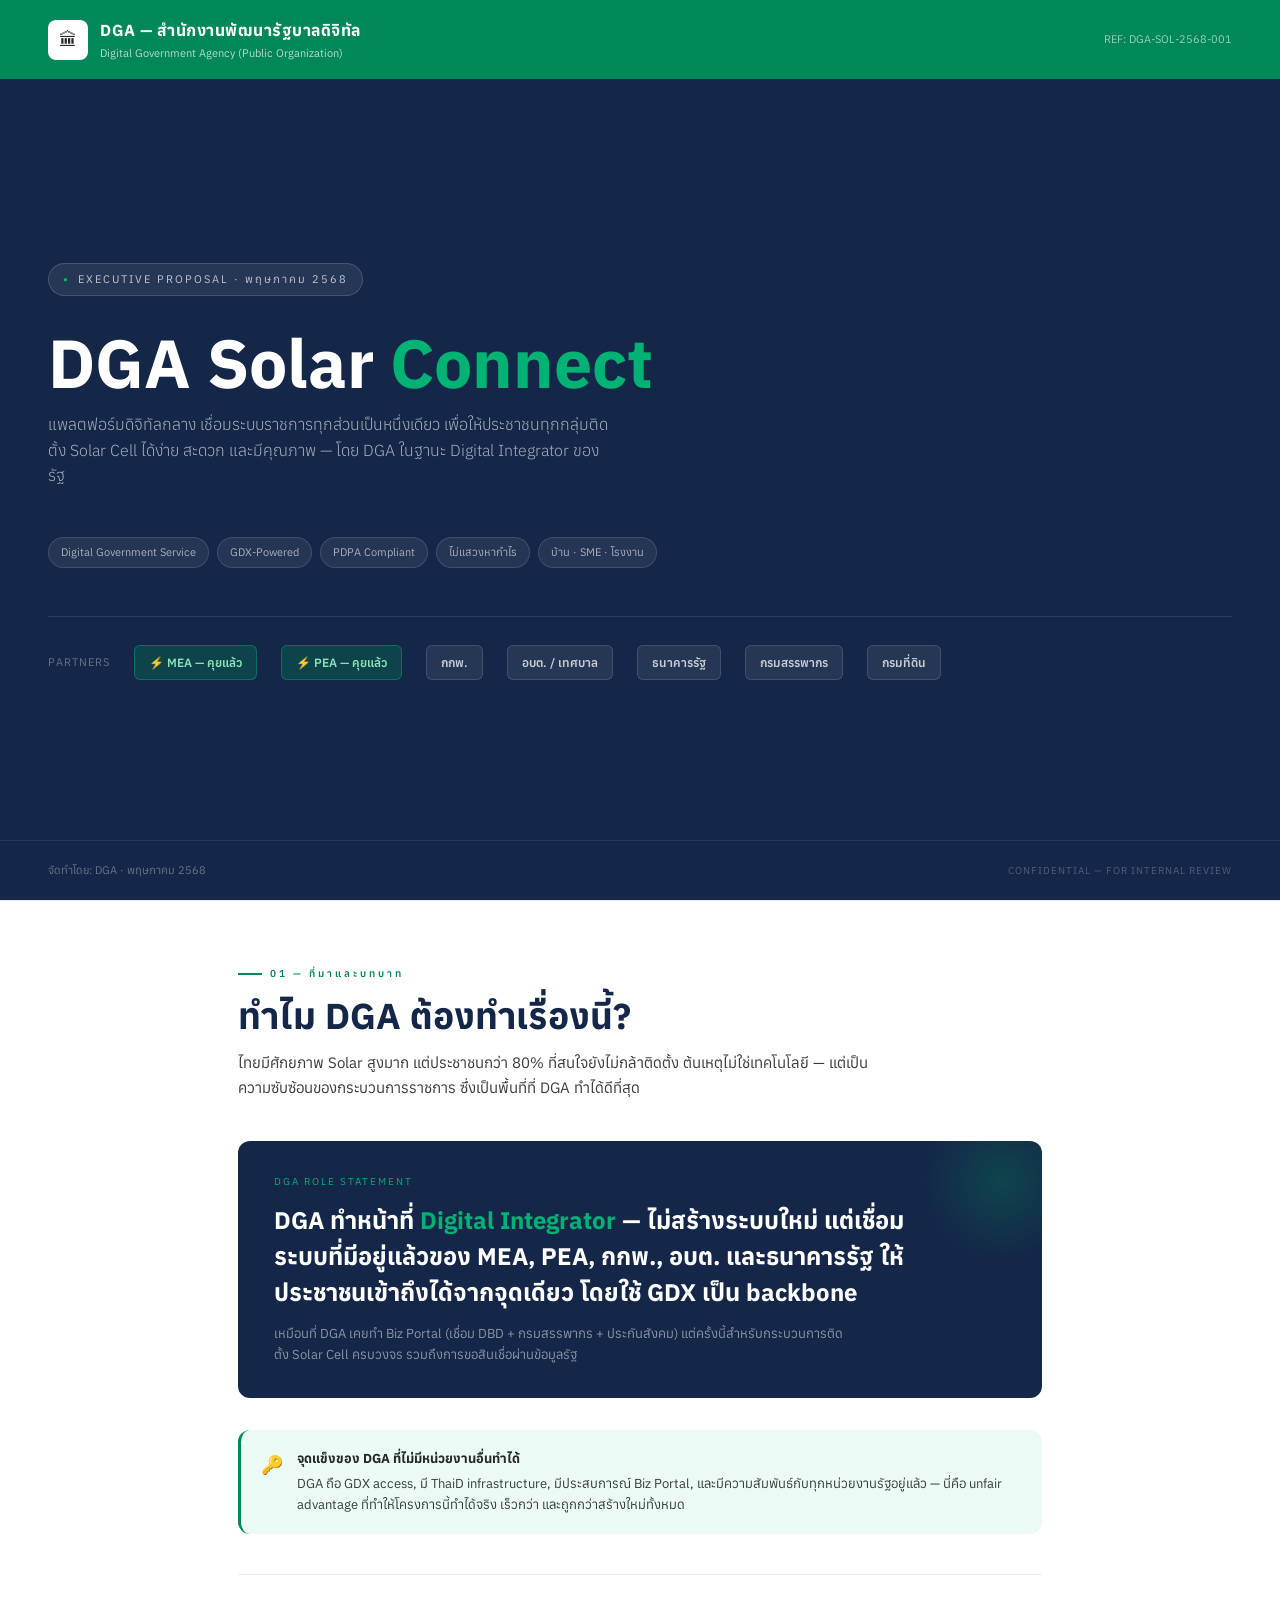
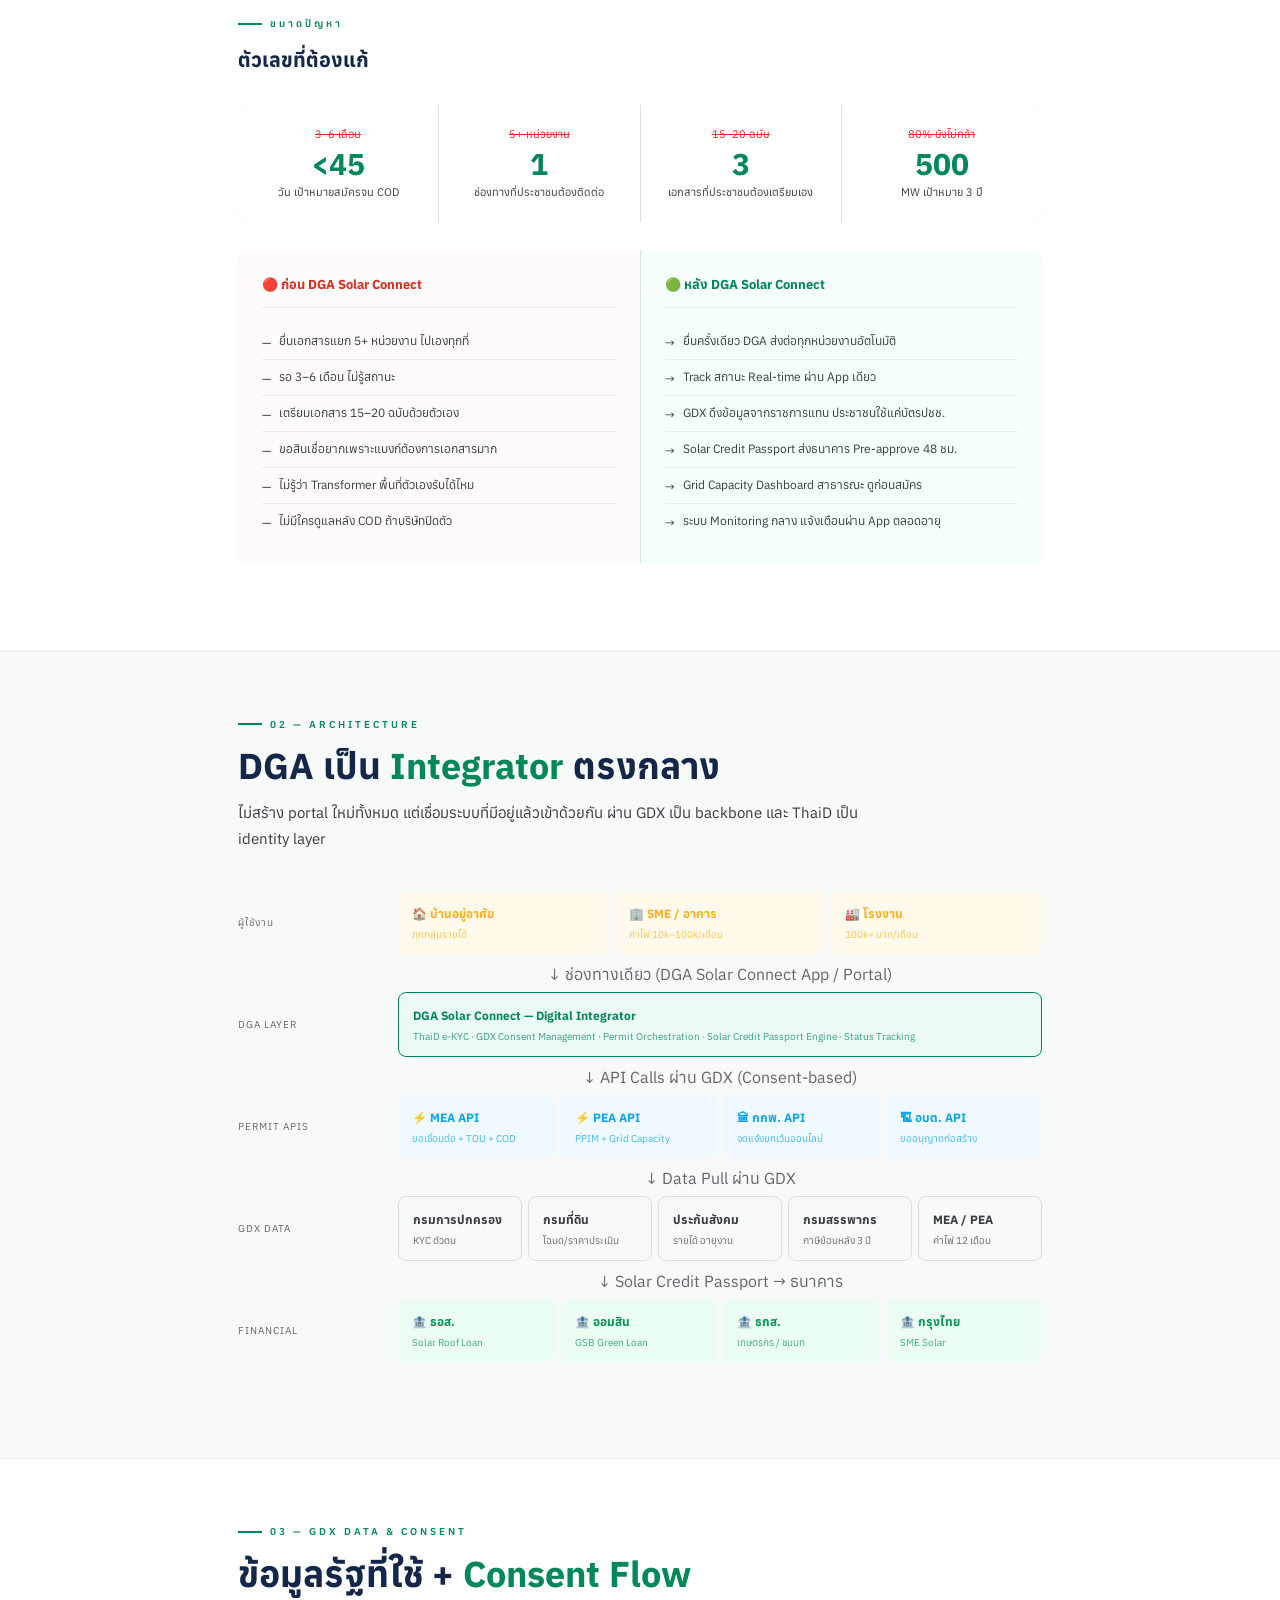
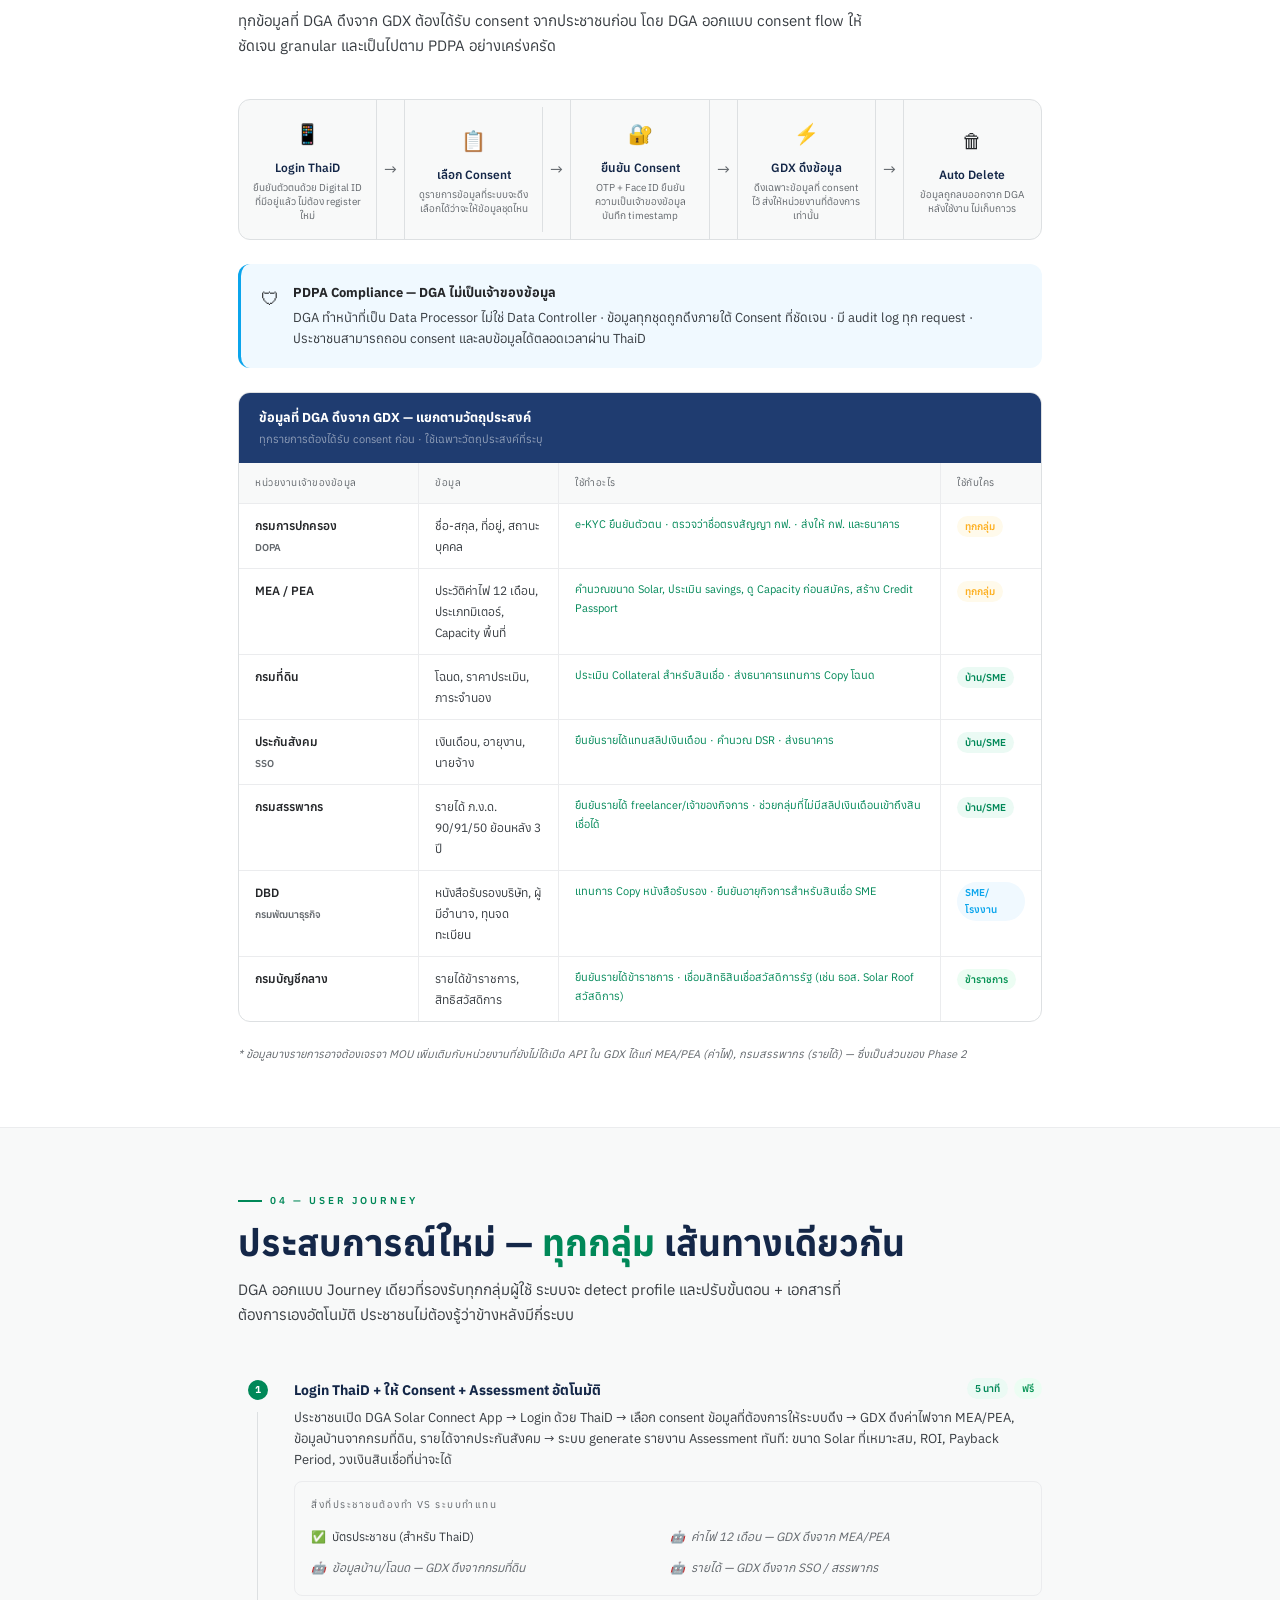
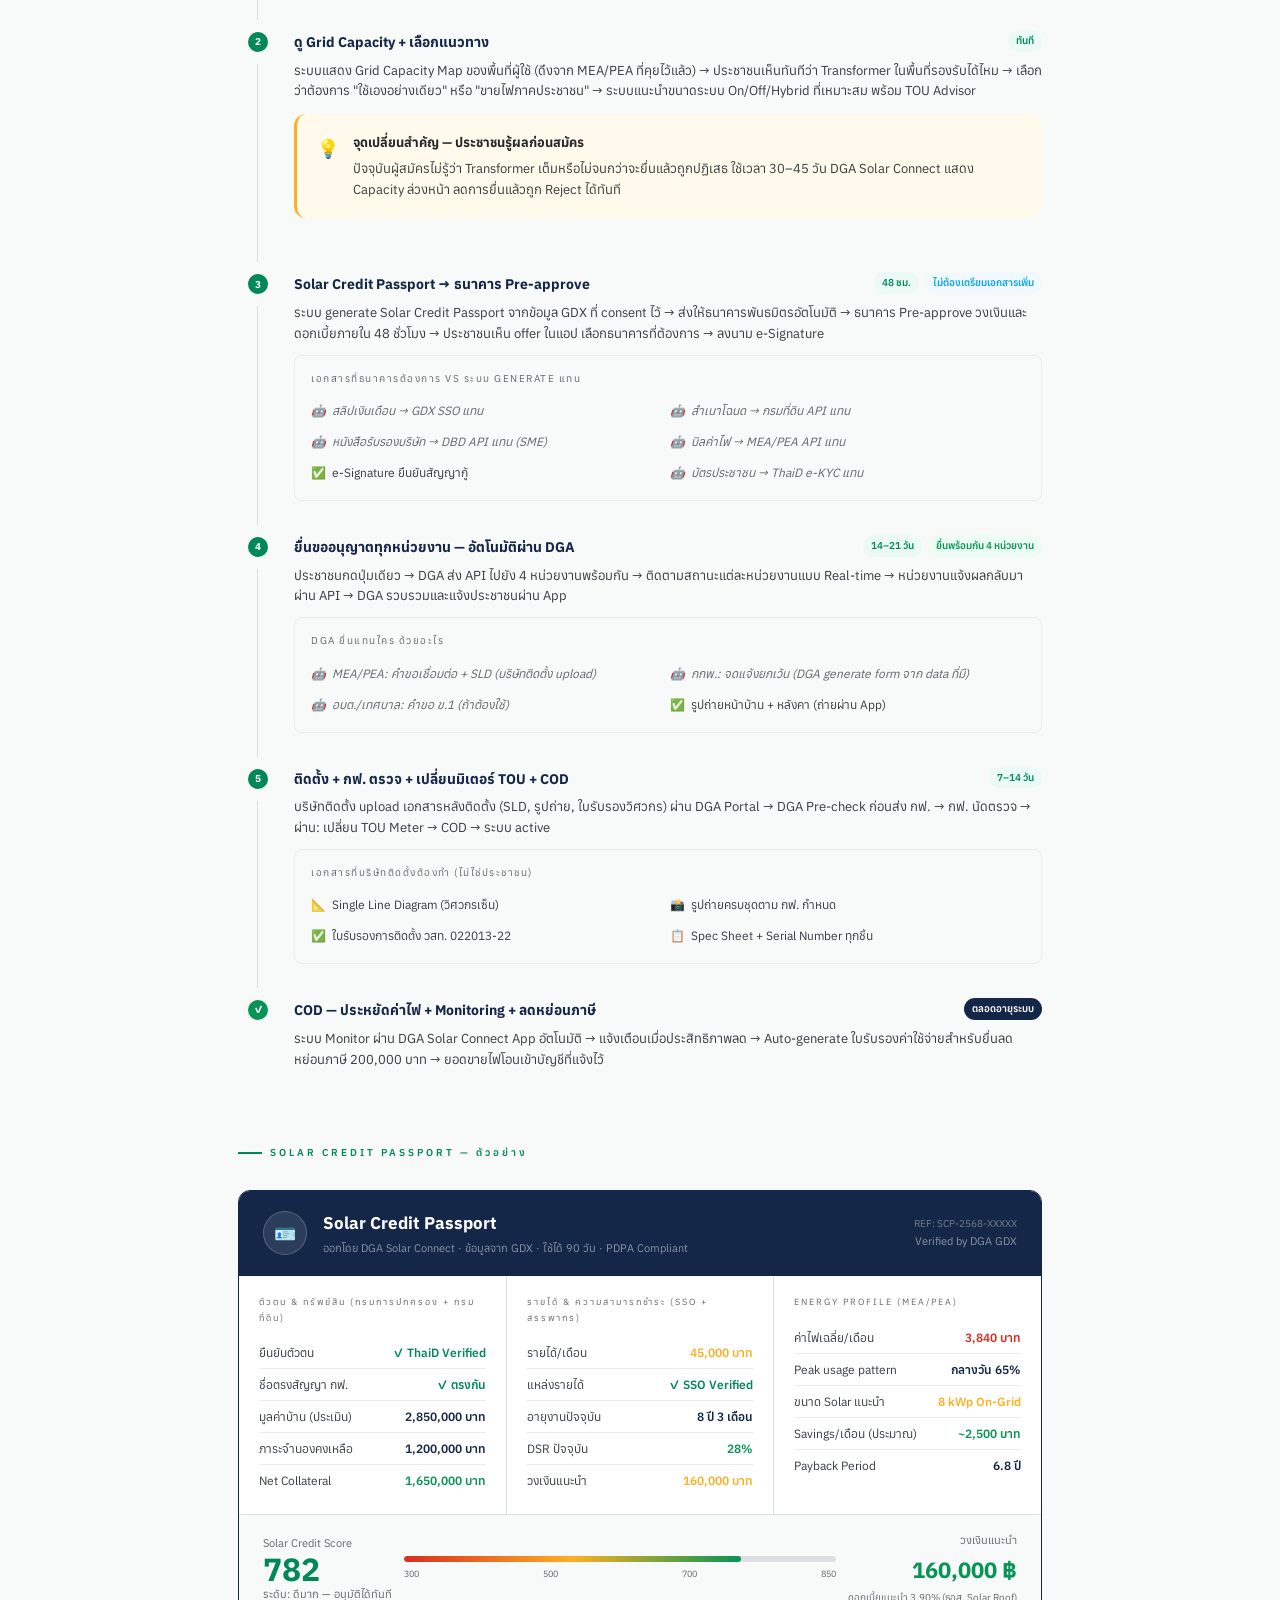
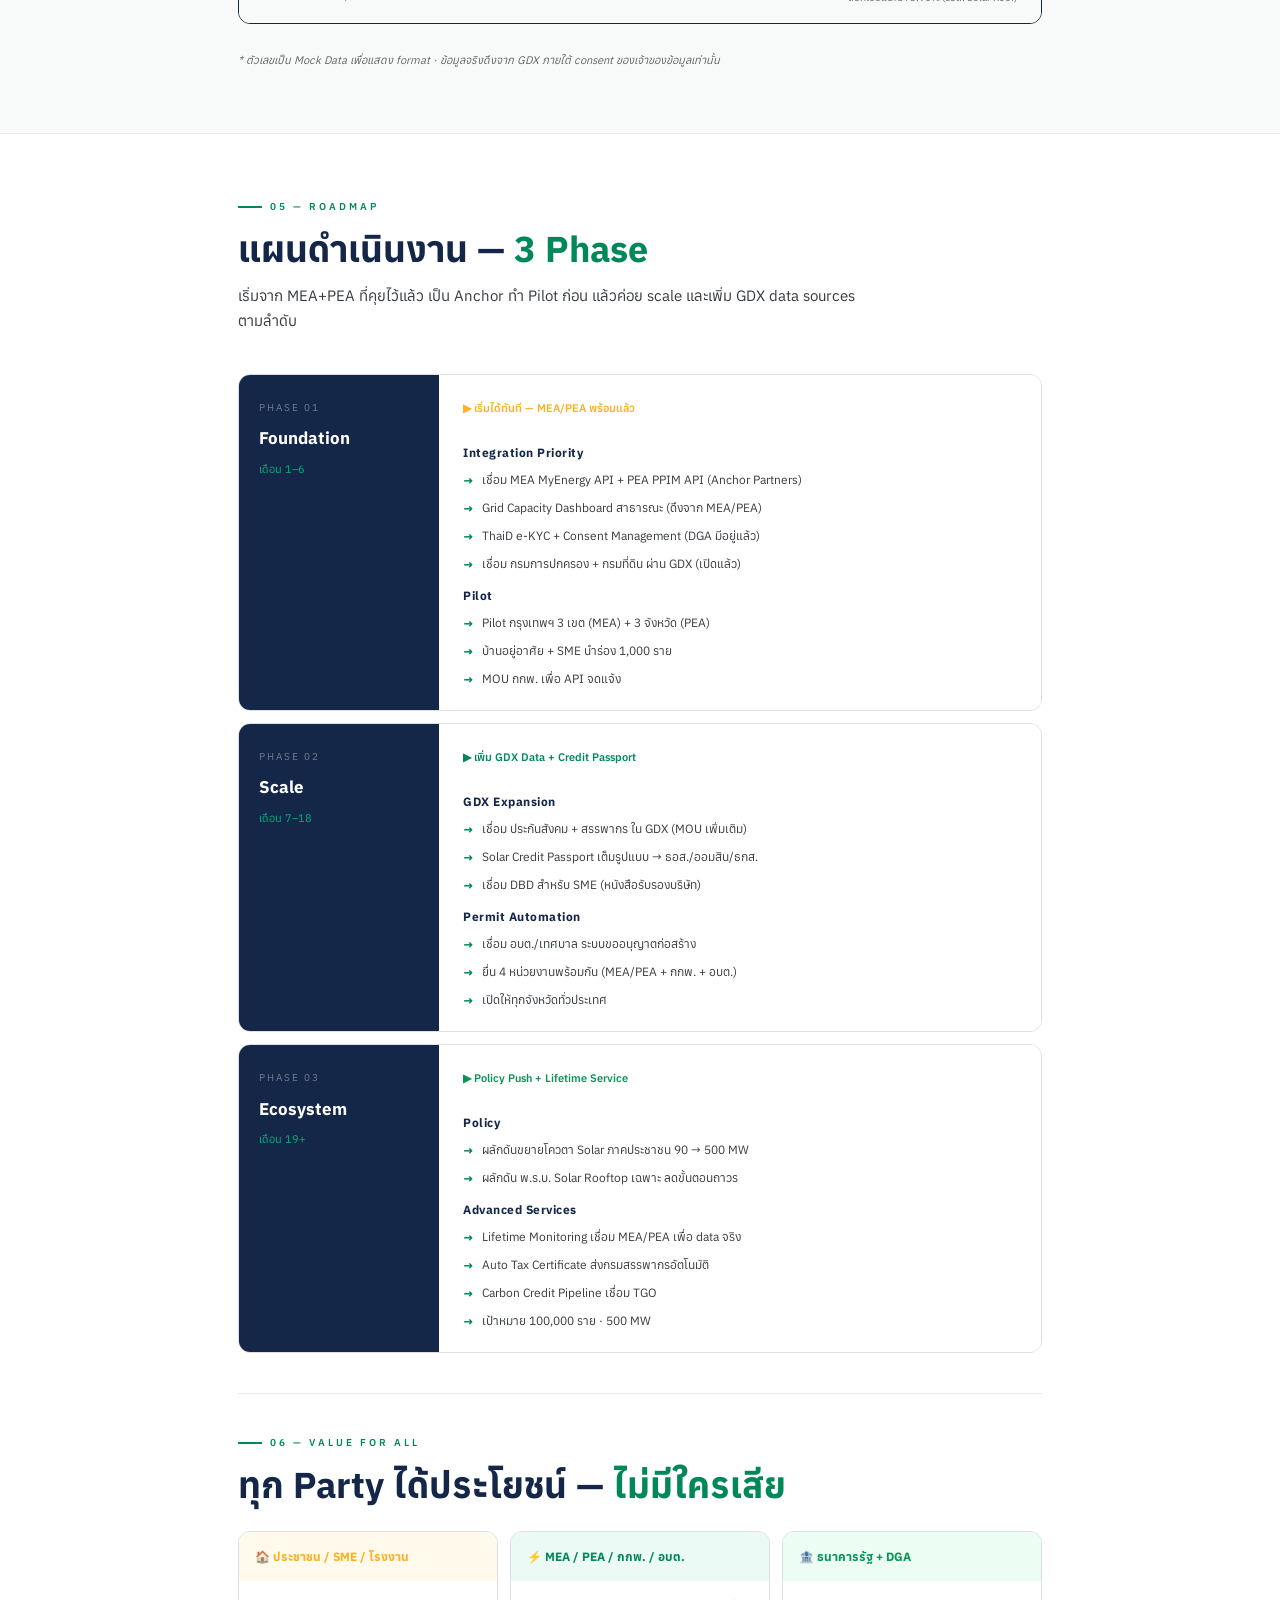
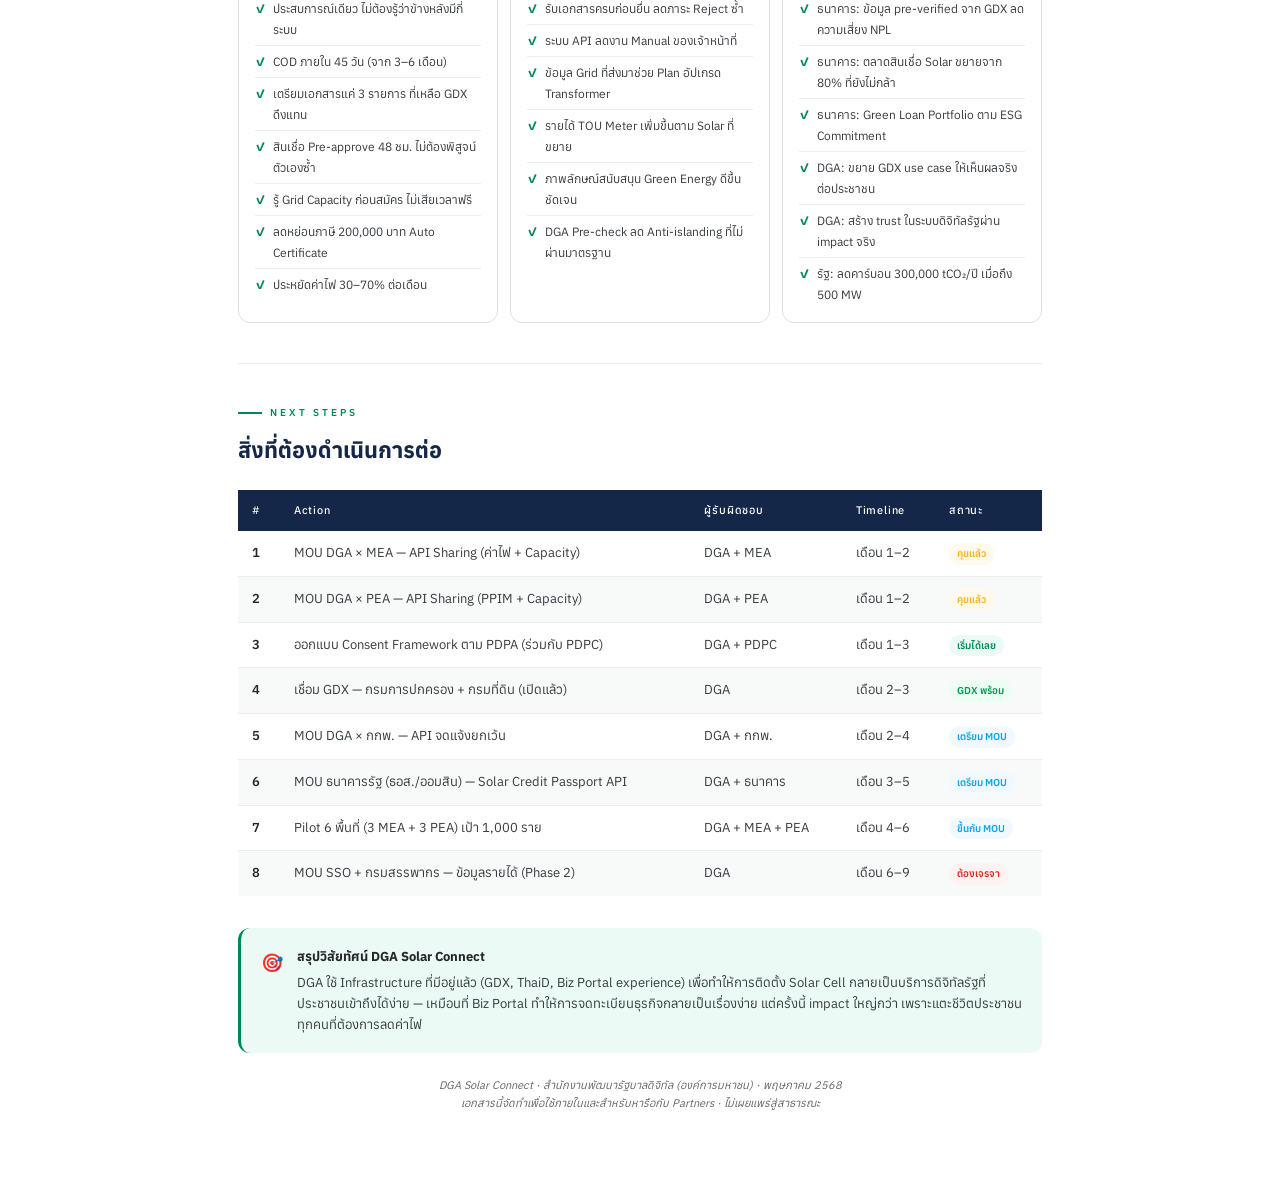
<file: dga_solar_connect_proposal_1.html>
<!DOCTYPE html>
<html lang="th">
<head>
<meta charset="UTF-8">
<meta name="viewport" content="width=device-width, initial-scale=1.0">
<title>DGA Solar Connect — Proposal</title>
<style>
@import url('https://fonts.googleapis.com/css2?family=Anuphan:wght@100;200;300;400;500;600;700&display=swap');


:root{
  --navy: var(--secondary-10); 
  --navy2: var(--secondary-20); 
  --navy3: var(--secondary-30);
  --teal: var(--primary-30-base); 
  --teal-l: var(--background-primary-lighter); 
  --teal-m: var(--primary-40);
  --gold: var(--warning-60); 
  --gold-l: var(--background-warning-light);
  --red: var(--danger-40); 
  --red-l: var(--background-negative-light);
  --blue: var(--info-50); 
  --blue-l: var(--info-95);
  --green: var(--positive-40); 
  --green-l: var(--background-positive-light);
  --text: var(--foreground-neutral-default); 
  --text2: var(--foreground-neutral-light); 
  --text3: var(--foreground-neutral-lighter);
  --border: var(--stroke-neutral-default); 
  --border2: var(--stroke-neutral-lighter);
  --bg: var(--canvas-default); 
  --white: var(--canvas-white);
  --r: var(--radius-md); 
  --rl: var(--radius-xl);

  /* DESIGN.md tokens */
  --primary-20: #006643;
  --primary-30-base: #008858;
  --primary-40: #00b274;
  --primary-80: #8de3b8;
  --primary-99: #f6fffb;
  --background-primary-lighter: #ebfaf4;

  --secondary-10: #142748;
  --secondary-20: #1f3c70;
  --secondary-30: #274b8c;
  --secondary-40-main: #325fb4;
  --secondary-50: #396bc8;
  --background-secondary-lighter: #eff3fa;

  --warning-20: #93370d;
  --warning-60: #fdb022;
  --background-warning-light: #fffaeb;

  --danger-40: #d92d20;
  --danger-99: #fffbfa;
  --background-negative-light: #fef3f2;
  
  --positive-40: #079455;
  --background-positive-light: #ecfdf3;

  --info-50: #0ba5ec;
  --info-95: #f0f9ff;

  --neutral-60: #62676c;
  --neutral-96: #f1f3f3;

  --stroke-neutral-default: #dde0e2;
  --stroke-neutral-lighter: #ebecee;
  --foreground-neutral-default: #25272a;
  --foreground-neutral-light: #373c41;
  --foreground-neutral-lighter: #62676c;

  --canvas-default: #f8f9f9;
  --canvas-white: #ffffff;

  --radius-md: 8px;
  --radius-lg: 10px;
  --radius-xl: 12px;
  --radius-full: 1000px;
}


*{margin:0;padding:0;box-sizing:border-box}
html{scroll-behavior:smooth}
body{font-family:'Anuphan', sans-serif;background:var(--bg);color:var(--text);font-size:14px;line-height:1.75;-webkit-print-color-adjust:exact;print-color-adjust:exact}

/* ── COVER ── */
.cover{
  background:var(--navy);
  padding:0;
  min-height:100vh;
  display:grid;
  grid-template-rows:auto 1fr auto;
}
.cover-top{
  background:var(--teal);
  padding:16px 48px;
  display:flex;align-items:center;justify-content:space-between;
}
.cover-logo{display:flex;align-items:center;gap:12px;}
.logo-mark{
  width:40px;height:40px;border-radius:8px;
  background:var(--white);
  display:flex;align-items:center;justify-content:center;
  font-size:18px;
}
.logo-text{color:var(--white);font-weight:700;font-size:16px;letter-spacing:.5px;}
.logo-sub{color:rgba(255,255,255,.7);font-size:11px;font-weight:400;}
.cover-docnum{
  font-family:'Anuphan', sans-serif;
  font-size:11px;color:rgba(255,255,255,.6);
}
.cover-body{
  padding:72px 48px 48px;
  display:flex;flex-direction:column;justify-content:center;
}
.cover-klass{
  display:inline-flex;align-items:center;gap:8px;
  background:rgba(255,255,255,.08);
  border:1px solid rgba(255,255,255,.15);
  color:rgba(255,255,255,.7);
  font-size:11px;font-family:'Anuphan', sans-serif;
  letter-spacing:2px;text-transform:uppercase;
  padding:6px 14px;border-radius:20px;
  margin-bottom:28px;width:fit-content;
}
.cover-klass::before{content:'●';color:var(--teal-m);font-size:8px;}
.cover h1{
  font-family:'Anuphan', sans-serif;
  font-size:clamp(40px,5.5vw,68px);
  font-weight:900;
  color:var(--white);
  line-height:1.15;
  margin-bottom:10px;
}
.cover h1 em{color:var(--teal-m);font-style:normal;}
.cover-desc{
  font-size:16px;color:rgba(255,255,255,.6);
  font-weight:300;max-width:560px;
  line-height:1.6;margin-bottom:48px;
}
.cover-tags{display:flex;flex-wrap:wrap;gap:8px;margin-bottom:48px;}
.cover-tag{
  background:rgba(255,255,255,.07);
  border:1px solid rgba(255,255,255,.12);
  color:rgba(255,255,255,.6);
  font-size:11px;padding:5px 12px;border-radius:20px;
}
.cover-partners{
  border-top:1px solid rgba(255,255,255,.1);
  padding-top:28px;
  display:flex;align-items:center;gap:24px;flex-wrap:wrap;
}
.cover-partners-label{font-size:11px;color:rgba(255,255,255,.35);font-family:'Anuphan', sans-serif;letter-spacing:1px;text-transform:uppercase;}
.partner-chip{
  background:rgba(255,255,255,.08);border:1px solid rgba(255,255,255,.12);
  color:rgba(255,255,255,.75);font-size:12px;font-weight:600;
  padding:6px 14px;border-radius:6px;
}
.partner-chip.anchor{background:rgba(0,136,88,.3);border-color:rgba(0,178,116,.4);color:var(--primary-80);}
.cover-bottom{
  padding:20px 48px;
  border-top:1px solid rgba(255,255,255,.08);
  display:flex;justify-content:space-between;align-items:center;
}
.cover-date{font-size:11px;color:rgba(255,255,255,.35);font-family:'Anuphan', sans-serif;}
.cover-conf{
  font-size:10px;font-family:'Anuphan', sans-serif;
  color:rgba(255,255,255,.25);letter-spacing:1px;text-transform:uppercase;
}

/* ── PAGE LAYOUT ── */
.page{background:var(--white);margin:0;border-top:1px solid var(--border2);}
.page-inner{max-width:900px;margin:0 auto;padding:64px 48px;}

/* ── SECTION HEADERS ── */
.sec-eyebrow{
  font-family:'Anuphan', sans-serif;
  font-size:10px;font-weight:600;letter-spacing:3px;text-transform:uppercase;
  color:var(--teal);margin-bottom:10px;
  display:flex;align-items:center;gap:8px;
}
.sec-eyebrow::before{content:'';width:24px;height:2px;background:var(--teal);}
.sec-title{
  font-family:'Anuphan', sans-serif;
  font-size:clamp(26px,3vw,36px);font-weight:700;
  color:var(--navy);margin-bottom:12px;line-height:1.25;
}
.sec-title em{color:var(--teal);font-style:normal;}
.sec-lead{font-size:15px;color:var(--text2);max-width:640px;line-height:1.7;margin-bottom:40px;}

.divider{height:1px;background:var(--border2);margin:40px 0;}

/* ── CALLOUT BOXES ── */
.callout{border-radius:var(--rl);padding:18px 20px;margin:20px 0;display:flex;gap:14px;align-items:flex-start;}
.callout.teal{background:var(--teal-l);border-left:3px solid var(--teal);}
.callout.gold{background:var(--gold-l);border-left:3px solid var(--gold);}
.callout.red{background:var(--red-l);border-left:3px solid var(--red);}
.callout.blue{background:var(--blue-l);border-left:3px solid var(--blue);}
.callout.green{background:var(--green-l);border-left:3px solid var(--green);}
.callout-icon{font-size:18px;flex-shrink:0;margin-top:1px;}
.callout-body{flex:1;}
.callout-title{font-weight:700;font-size:13px;margin-bottom:4px;color:var(--text);}
.callout-text{font-size:13px;color:var(--text2);line-height:1.6;}

/* ── ROLE STATEMENT ── */
.role-box{
  background:var(--navy);border-radius:var(--rl);
  padding:32px 36px;margin:32px 0;
  position:relative;overflow:hidden;
}
.role-box::before{
  content:'';position:absolute;top:-40px;right:-40px;
  width:160px;height:160px;
  background:radial-gradient(circle,rgba(0,136,88,.3) 0%,transparent 70%);
  border-radius:50%;
}
.role-label{
  font-family:'Anuphan', sans-serif;font-size:10px;
  letter-spacing:2px;text-transform:uppercase;
  color:var(--teal-m);margin-bottom:12px;
}
.role-statement{
  font-family:'Anuphan', sans-serif;
  font-size:clamp(18px,2.5vw,24px);font-weight:700;
  color:var(--white);line-height:1.5;
  max-width:680px;
}
.role-statement em{color:var(--teal-m);font-style:normal;}
.role-sub{font-size:13px;color:rgba(255,255,255,.5);margin-top:14px;max-width:580px;line-height:1.6;}

/* ── COMPARISON ── */
.compare{display:grid;grid-template-columns:1fr 1fr;gap:1px;background:var(--border);border-radius:var(--rl);overflow:hidden;margin:24px 0;}
.cmp-col{background:var(--white);padding:24px;}
.cmp-col.old{background:var(--danger-99);}
.cmp-col.new{background:var(--primary-99);}
.cmp-header{font-weight:700;font-size:13px;margin-bottom:16px;padding-bottom:10px;border-bottom:1px solid var(--border2);}
.cmp-col.old .cmp-header{color:var(--red);}
.cmp-col.new .cmp-header{color:var(--teal);}
.cmp-item{font-size:12px;color:var(--text2);padding:6px 0;border-bottom:1px solid var(--border2);display:flex;gap:8px;align-items:flex-start;}
.cmp-item:last-child{border-bottom:none;}
.cmp-item .ci{flex-shrink:0;margin-top:2px;}

/* ── DATA TABLE ── */
.dtable{width:100%;border-collapse:collapse;margin:20px 0;font-size:13px;}
.dtable thead tr{background:var(--navy);}
.dtable th{padding:11px 14px;text-align:left;color:var(--white);font-size:11px;font-family:'Anuphan', sans-serif;letter-spacing:.8px;font-weight:500;}
.dtable td{padding:11px 14px;border-bottom:1px solid var(--border2);color:var(--text2);vertical-align:top;}
.dtable tr:last-child td{border-bottom:none;}
.dtable tr:nth-child(even) td{background:var(--bg);}
.dtable .td-h{color:var(--text);font-weight:600;}
.dtable .td-teal{color:var(--teal);font-weight:600;}
.dtable .td-gold{color:var(--gold);font-weight:600;}
.dtable .td-green{color:var(--green);font-weight:600;}
.dtable .td-red{color:var(--red);}
.badge{display:inline-block;font-size:10px;padding:2px 8px;border-radius:20px;font-weight:600;font-family:'Anuphan', sans-serif;}
.badge-teal{background:var(--teal-l);color:var(--teal);}
.badge-gold{background:var(--gold-l);color:var(--gold);}
.badge-red{background:var(--red-l);color:var(--red);}
.badge-green{background:var(--green-l);color:var(--green);}
.badge-blue{background:var(--blue-l);color:var(--blue);}
.badge-navy{background:var(--navy);color:var(--white);}

/* ── ARCH DIAGRAM (text/grid version) ── */
.arch{margin:32px 0;}
.arch-layer{
  display:flex;align-items:stretch;gap:0;
  margin-bottom:2px;
}
.arch-label{
  width:160px;flex-shrink:0;
  font-family:'Anuphan', sans-serif;font-size:10px;
  letter-spacing:1px;text-transform:uppercase;
  color:var(--text3);
  display:flex;align-items:center;
  padding-right:16px;
}
.arch-nodes{flex:1;display:flex;gap:6px;}
.arch-node{
  flex:1;border-radius:var(--r);padding:12px 14px;
  font-size:12px;font-weight:600;
  display:flex;flex-direction:column;gap:4px;
}
.arch-node .an-title{font-weight:700;font-size:12px;}
.arch-node .an-sub{font-weight:400;font-size:10px;opacity:.75;line-height:1.4;}
.arch-node.user{background:var(--gold-l);color:var(--gold);}
.arch-node.integrator{background:var(--teal-l);color:var(--teal);border:1.5px solid var(--teal);}
.arch-node.api{background:var(--blue-l);color:var(--blue);}
.arch-node.data{background:var(--bg);border:1px solid var(--border);color:var(--text2);}
.arch-node.bank{background:var(--green-l);color:var(--green);}
.arch-arrow{
  display:flex;align-items:center;justify-content:center;
  padding:4px 0;color:var(--text3);font-size:16px;
  margin-left:160px;
}

/* ── JOURNEY STEPS ── */
.jsteps{margin:28px 0;}
.jstep{
  display:grid;grid-template-columns:40px 1fr;gap:0;
  position:relative;margin-bottom:0;
}
.jstep::before{
  content:'';position:absolute;left:19px;top:44px;bottom:0;
  width:1px;background:var(--border);
}
.jstep:last-child::before{display:none;}
.jstep-num{
  display:flex;flex-direction:column;align-items:center;
  padding-top:12px;
}
.jstep-dot{
  width:20px;height:20px;border-radius:50%;
  display:flex;align-items:center;justify-content:center;
  font-size:10px;font-weight:700;font-family:'Anuphan', sans-serif;
  flex-shrink:0;z-index:1;
  border:2px solid var(--border);background:var(--white);color:var(--text3);
}
.jstep-dot.active{background:var(--teal);border-color:var(--teal);color:var(--white);}
.jstep-dot.done{background:var(--green);border-color:var(--green);color:var(--white);}
.jstep-body{padding:10px 0 24px 16px;}
.jstep-header{display:flex;align-items:flex-start;gap:10px;margin-bottom:6px;flex-wrap:wrap;}
.jstep-title{font-weight:700;font-size:14px;color:var(--navy);flex:1;}
.jstep-meta{display:flex;gap:6px;flex-wrap:wrap;}
.jstep-desc{font-size:13px;color:var(--text2);line-height:1.6;margin-bottom:10px;}

.docs-block{
  background:var(--bg);border:1px solid var(--border2);
  border-radius:var(--r);padding:14px 16px;
}
.docs-block-title{
  font-size:10px;font-family:'Anuphan', sans-serif;
  letter-spacing:1.5px;text-transform:uppercase;
  color:var(--text3);margin-bottom:10px;
}
.docs-grid{display:grid;grid-template-columns:1fr 1fr;gap:4px;}
.doc-row{font-size:12px;color:var(--text2);display:flex;gap:6px;align-items:flex-start;padding:3px 0;}
.doc-row .dr-icon{flex-shrink:0;color:var(--teal);}
.doc-row.auto{color:var(--text3);font-style:italic;}
.doc-row.auto .dr-icon{color:var(--blue);}

/* ── CONSENT FLOW ── */
.consent-flow{
  display:flex;align-items:center;gap:0;
  background:var(--bg);border:1px solid var(--border);
  border-radius:var(--rl);overflow:hidden;margin:24px 0;
}
.cf-step{
  flex:1;padding:16px 14px;text-align:center;
  border-right:1px solid var(--border);
  font-size:12px;
}
.cf-step:last-child{border-right:none;}
.cf-icon{font-size:20px;margin-bottom:6px;}
.cf-label{font-weight:600;color:var(--navy);font-size:12px;margin-bottom:3px;}
.cf-sub{font-size:10px;color:var(--text3);line-height:1.4;}
.cf-arrow{
  width:28px;flex-shrink:0;
  display:flex;align-items:center;justify-content:center;
  color:var(--text3);font-size:16px;
  border-right:1px solid var(--border);
  align-self:stretch;
}

/* ── GDX DATA TABLE ── */
.gdx-table{
  background:var(--white);border:1px solid var(--border);
  border-radius:var(--rl);overflow:hidden;margin:24px 0;
}
.gdx-header{
  background:var(--navy2);padding:14px 20px;
  display:flex;align-items:center;gap:10px;
}
.gdx-header-title{font-weight:700;font-size:13px;color:var(--white);}
.gdx-header-sub{font-size:11px;color:rgba(255,255,255,.5);}
.gdx-row{
  display:grid;grid-template-columns:180px 140px 1fr 100px;
  gap:0;border-bottom:1px solid var(--border2);
  align-items:stretch;
}
.gdx-row:last-child{border-bottom:none;}
.gdx-row.hdr{background:var(--bg);}
.gdx-cell{
  padding:11px 16px;font-size:12px;color:var(--text2);
  border-right:1px solid var(--border2);
}
.gdx-cell:last-child{border-right:none;}
.gdx-row.hdr .gdx-cell{
  font-family:'Anuphan', sans-serif;font-size:10px;
  letter-spacing:.5px;text-transform:uppercase;color:var(--text3);
}
.gdx-cell.owner{font-weight:600;color:var(--text);}
.gdx-cell.use{color:var(--teal);font-size:11px;}

/* ── CREDIT PASSPORT ── */
.passport{
  border:1.5px solid var(--navy);border-radius:var(--rl);
  overflow:hidden;margin:28px 0;
}
.pp-top{
  background:var(--navy);padding:18px 24px;
  display:flex;align-items:center;gap:16px;
}
.pp-seal{
  width:44px;height:44px;border-radius:50%;
  background:rgba(255,255,255,.1);border:1.5px solid rgba(255,255,255,.2);
  display:flex;align-items:center;justify-content:center;font-size:18px;
}
.pp-title{font-family:'Anuphan', sans-serif;font-weight:700;font-size:17px;color:var(--white);}
.pp-sub{font-size:11px;color:rgba(255,255,255,.5);}
.pp-body{display:grid;grid-template-columns:1fr 1fr 1fr;gap:1px;background:var(--border);}
.pp-section{background:var(--white);padding:18px 20px;}
.pp-sec-eye{
  font-family:'Anuphan', sans-serif;font-size:9px;
  letter-spacing:2px;text-transform:uppercase;
  color:var(--text3);margin-bottom:12px;
}
.pp-row{
  display:flex;justify-content:space-between;align-items:flex-start;
  padding:5px 0;border-bottom:1px solid var(--border2);font-size:12px;
}
.pp-row:last-child{border-bottom:none;}
.pp-key{color:var(--text2);}
.pp-val{font-weight:600;color:var(--navy);text-align:right;max-width:55%;}
.pp-val.teal{color:var(--teal);}
.pp-val.gold{color:var(--gold);}
.pp-val.green{color:var(--green);}
.pp-footer{
  background:var(--bg);border-top:1px solid var(--border);
  padding:16px 24px;
  display:flex;align-items:center;justify-content:space-between;flex-wrap:wrap;gap:12px;
}
.pp-score-label{font-size:11px;color:var(--text3);}
.pp-score-num{
  font-family:'Anuphan', sans-serif;font-size:32px;font-weight:900;
  color:var(--teal);line-height:1;
}
.pp-score-sub{font-size:11px;color:var(--text3);}
.pp-bar-wrap{flex:1;min-width:180px;}
.pp-bar-track{height:6px;background:var(--border);border-radius:3px;overflow:hidden;}
.pp-bar-fill{height:100%;background:linear-gradient(90deg,var(--red),var(--gold),var(--green));border-radius:3px;width:78%;}
.pp-bar-ticks{display:flex;justify-content:space-between;margin-top:4px;}
.pp-tick{font-size:9px;color:var(--text3);font-family:'Anuphan', sans-serif;}
.pp-rec{text-align:right;}
.pp-rec-label{font-size:11px;color:var(--text3);}
.pp-rec-val{font-family:'Anuphan', sans-serif;font-size:22px;font-weight:700;color:var(--green);}
.pp-rec-sub{font-size:10px;color:var(--text3);}

/* ── ROADMAP ── */
.roadmap{margin:28px 0;}
.rm-phase{
  display:grid;grid-template-columns:200px 1fr;gap:0;
  border:1px solid var(--border);border-radius:var(--rl);
  overflow:hidden;margin-bottom:12px;
}
.rm-left{
  background:var(--navy);padding:24px 20px;
}
.rm-phase-num{
  font-family:'Anuphan', sans-serif;font-size:10px;
  letter-spacing:2px;color:rgba(255,255,255,.4);margin-bottom:8px;
}
.rm-phase-name{
  font-family:'Anuphan', sans-serif;font-weight:700;
  font-size:17px;color:var(--white);margin-bottom:6px;
}
.rm-timeline{
  font-size:11px;color:var(--teal-m);
  font-family:'Anuphan', sans-serif;
}
.rm-right{
  background:var(--white);padding:20px 24px;
}
.rm-tag{
  font-size:11px;font-weight:600;margin-bottom:14px;
  display:inline-block;
}
.rm-items{display:flex;flex-direction:column;gap:6px;}
.rm-item{font-size:12px;color:var(--text2);display:flex;gap:8px;align-items:flex-start;}
.rm-item::before{content:'→';color:var(--teal);flex-shrink:0;margin-top:1px;font-weight:700;}
.rm-section-title{font-weight:700;font-size:12px;color:var(--navy);margin:10px 0 6px;font-family:'Anuphan', sans-serif;letter-spacing:.5px;}

/* ── WIN GRID ── */
.win-grid{display:grid;grid-template-columns:1fr 1fr 1fr;gap:12px;margin:24px 0;}
.win-card{border:1px solid var(--border);border-radius:var(--rl);overflow:hidden;}
.win-card-hdr{padding:14px 16px;font-weight:700;font-size:12px;}
.win-card.c1 .win-card-hdr{background:var(--gold-l);color:var(--gold);}
.win-card.c2 .win-card-hdr{background:var(--teal-l);color:var(--teal);}
.win-card.c3 .win-card-hdr{background:var(--green-l);color:var(--green);}
.win-items{padding:12px 16px;}
.win-item{font-size:12px;color:var(--text2);padding:5px 0;border-bottom:1px solid var(--border2);display:flex;gap:7px;}
.win-item:last-child{border-bottom:none;}
.win-item::before{content:'✓';color:var(--teal);flex-shrink:0;font-weight:700;}

/* ── KPI ROW ── */
.kpi-row{display:grid;grid-template-columns:repeat(4,1fr);gap:1px;background:var(--border);border-radius:var(--rl);overflow:hidden;margin:28px 0;}
.kpi{background:var(--white);padding:20px 18px;text-align:center;}
.kpi-before{font-size:11px;color:var(--red);text-decoration:line-through;font-family:'Anuphan', sans-serif;margin-bottom:4px;}
.kpi-num{font-family:'Anuphan', sans-serif;font-size:30px;font-weight:900;color:var(--teal);line-height:1;margin-bottom:4px;}
.kpi-label{font-size:11px;color:var(--text2);}

/* ── FOOTNOTE ── */
.footnote{font-size:11px;color:var(--text3);font-style:italic;margin-top:12px;line-height:1.6;}

/* ── PRINT ── */
@media print{
  .page{page-break-before:always;}
  body{font-size:12px;}
}

@media(max-width:700px){
  .cover-body,.page-inner{padding:40px 24px;}
  .cover-top,.cover-bottom{padding:14px 24px;}
  .pp-body,.compare,.win-grid,.kpi-row{grid-template-columns:1fr;}
  .rm-phase{grid-template-columns:1fr;}
  .gdx-row{grid-template-columns:1fr 1fr;}
  .docs-grid{grid-template-columns:1fr;}
  .consent-flow{flex-direction:column;}
  .cf-arrow{transform:rotate(90deg);}
}
</style>
</head>
<body>

<!-- ══════════════════════════════════════════
     COVER
══════════════════════════════════════════ -->
<div class="cover">
  <div class="cover-top">
    <div class="cover-logo">
      <div class="logo-mark">🏛</div>
      <div>
        <div class="logo-text">DGA — สำนักงานพัฒนารัฐบาลดิจิทัล</div>
        <div class="logo-sub">Digital Government Agency (Public Organization)</div>
      </div>
    </div>
    <div class="cover-docnum">REF: DGA-SOL-2568-001</div>
  </div>

  <div class="cover-body">
    <div class="cover-klass">Executive Proposal · พฤษภาคม 2568</div>
    <h1>DGA Solar<em> Connect</em></h1>
    <p class="cover-desc">แพลตฟอร์มดิจิทัลกลาง เชื่อมระบบราชการทุกส่วนเป็นหนึ่งเดียว เพื่อให้ประชาชนทุกกลุ่มติดตั้ง Solar Cell ได้ง่าย สะดวก และมีคุณภาพ — โดย DGA ในฐานะ Digital Integrator ของรัฐ</p>
    <div class="cover-tags">
      <span class="cover-tag">Digital Government Service</span>
      <span class="cover-tag">GDX-Powered</span>
      <span class="cover-tag">PDPA Compliant</span>
      <span class="cover-tag">ไม่แสวงหากำไร</span>
      <span class="cover-tag">บ้าน · SME · โรงงาน</span>
    </div>
    <div class="cover-partners">
      <span class="cover-partners-label">Partners</span>
      <span class="partner-chip anchor">⚡ MEA — คุยแล้ว</span>
      <span class="partner-chip anchor">⚡ PEA — คุยแล้ว</span>
      <span class="partner-chip">กกพ.</span>
      <span class="partner-chip">อบต. / เทศบาล</span>
      <span class="partner-chip">ธนาคารรัฐ</span>
      <span class="partner-chip">กรมสรรพากร</span>
      <span class="partner-chip">กรมที่ดิน</span>
    </div>
  </div>

  <div class="cover-bottom">
    <div class="cover-date">จัดทำโดย: DGA · พฤษภาคม 2568</div>
    <div class="cover-conf">Confidential — For Internal Review</div>
  </div>
</div>

<!-- ══════════════════════════════════════════
     PAGE 1: WHY & ROLE
══════════════════════════════════════════ -->
<div class="page">
<div class="page-inner">

  <div class="sec-eyebrow">01 — ที่มาและบทบาท</div>
  <h2 class="sec-title">ทำไม DGA ต้องทำเรื่องนี้?</h2>
  <p class="sec-lead">ไทยมีศักยภาพ Solar สูงมาก แต่ประชาชนกว่า 80% ที่สนใจยังไม่กล้าติดตั้ง ต้นเหตุไม่ใช่เทคโนโลยี — แต่เป็นความซับซ้อนของกระบวนการราชการ ซึ่งเป็นพื้นที่ที่ DGA ทำได้ดีที่สุด</p>

  <div class="role-box">
    <div class="role-label">DGA Role Statement</div>
    <div class="role-statement">DGA ทำหน้าที่ <em>Digital Integrator</em> — ไม่สร้างระบบใหม่ แต่เชื่อมระบบที่มีอยู่แล้วของ MEA, PEA, กกพ., อบต. และธนาคารรัฐ ให้ประชาชนเข้าถึงได้จากจุดเดียว โดยใช้ GDX เป็น backbone</div>
    <div class="role-sub">เหมือนที่ DGA เคยทำ Biz Portal (เชื่อม DBD + กรมสรรพากร + ประกันสังคม) แต่ครั้งนี้สำหรับกระบวนการติดตั้ง Solar Cell ครบวงจร รวมถึงการขอสินเชื่อผ่านข้อมูลรัฐ</div>
  </div>

  <div class="callout teal">
    <span class="callout-icon">🔑</span>
    <div class="callout-body">
      <div class="callout-title">จุดแข็งของ DGA ที่ไม่มีหน่วยงานอื่นทำได้</div>
      <div class="callout-text">DGA ถือ GDX access, มี ThaiD infrastructure, มีประสบการณ์ Biz Portal, และมีความสัมพันธ์กับทุกหน่วยงานรัฐอยู่แล้ว — นี่คือ unfair advantage ที่ทำให้โครงการนี้ทำได้จริง เร็วกว่า และถูกกว่าสร้างใหม่ทั้งหมด</div>
    </div>
  </div>

  <div class="divider"></div>

  <div class="sec-eyebrow">ขนาดปัญหา</div>
  <h3 style="font-family:'Anuphan', sans-serif;font-size:20px;font-weight:700;color:var(--navy);margin-bottom:20px;">ตัวเลขที่ต้องแก้</h3>

  <div class="kpi-row">
    <div class="kpi">
      <div class="kpi-before">3–6 เดือน</div>
      <div class="kpi-num">&lt;45</div>
      <div class="kpi-label">วัน เป้าหมายสมัครจน COD</div>
    </div>
    <div class="kpi">
      <div class="kpi-before">5+ หน่วยงาน</div>
      <div class="kpi-num">1</div>
      <div class="kpi-label">ช่องทางที่ประชาชนต้องติดต่อ</div>
    </div>
    <div class="kpi">
      <div class="kpi-before">15–20 ฉบับ</div>
      <div class="kpi-num">3</div>
      <div class="kpi-label">เอกสารที่ประชาชนต้องเตรียมเอง</div>
    </div>
    <div class="kpi">
      <div class="kpi-before">80% ยังไม่กล้า</div>
      <div class="kpi-num">500</div>
      <div class="kpi-label">MW เป้าหมาย 3 ปี</div>
    </div>
  </div>

  <div class="compare">
    <div class="cmp-col old">
      <div class="cmp-header">🔴 ก่อน DGA Solar Connect</div>
      <div class="cmp-item"><span class="ci">—</span>ยื่นเอกสารแยก 5+ หน่วยงาน ไปเองทุกที่</div>
      <div class="cmp-item"><span class="ci">—</span>รอ 3–6 เดือน ไม่รู้สถานะ</div>
      <div class="cmp-item"><span class="ci">—</span>เตรียมเอกสาร 15–20 ฉบับด้วยตัวเอง</div>
      <div class="cmp-item"><span class="ci">—</span>ขอสินเชื่อยากเพราะแบงก์ต้องการเอกสารมาก</div>
      <div class="cmp-item"><span class="ci">—</span>ไม่รู้ว่า Transformer พื้นที่ตัวเองรับได้ไหม</div>
      <div class="cmp-item"><span class="ci">—</span>ไม่มีใครดูแลหลัง COD ถ้าบริษัทปิดตัว</div>
    </div>
    <div class="cmp-col new">
      <div class="cmp-header">🟢 หลัง DGA Solar Connect</div>
      <div class="cmp-item"><span class="ci">→</span>ยื่นครั้งเดียว DGA ส่งต่อทุกหน่วยงานอัตโนมัติ</div>
      <div class="cmp-item"><span class="ci">→</span>Track สถานะ Real-time ผ่าน App เดียว</div>
      <div class="cmp-item"><span class="ci">→</span>GDX ดึงข้อมูลจากราชการแทน ประชาชนใช้แค่บัตรปชช.</div>
      <div class="cmp-item"><span class="ci">→</span>Solar Credit Passport ส่งธนาคาร Pre-approve 48 ชม.</div>
      <div class="cmp-item"><span class="ci">→</span>Grid Capacity Dashboard สาธารณะ ดูก่อนสมัคร</div>
      <div class="cmp-item"><span class="ci">→</span>ระบบ Monitoring กลาง แจ้งเตือนผ่าน App ตลอดอายุ</div>
    </div>
  </div>

</div>
</div>

<!-- ══════════════════════════════════════════
     PAGE 2: ARCHITECTURE & DATA
══════════════════════════════════════════ -->
<div class="page" style="background:var(--bg)">
<div class="page-inner">

  <div class="sec-eyebrow">02 — Architecture</div>
  <h2 class="sec-title">DGA เป็น <em>Integrator</em> ตรงกลาง</h2>
  <p class="sec-lead">ไม่สร้าง portal ใหม่ทั้งหมด แต่เชื่อมระบบที่มีอยู่แล้วเข้าด้วยกัน ผ่าน GDX เป็น backbone และ ThaiD เป็น identity layer</p>

  <div class="arch">
    <div class="arch-layer">
      <div class="arch-label">ผู้ใช้งาน</div>
      <div class="arch-nodes">
        <div class="arch-node user"><div class="an-title">🏠 บ้านอยู่อาศัย</div><div class="an-sub">ทุกกลุ่มรายได้</div></div>
        <div class="arch-node user"><div class="an-title">🏢 SME / อาคาร</div><div class="an-sub">ค่าไฟ 10k–100k/เดือน</div></div>
        <div class="arch-node user"><div class="an-title">🏭 โรงงาน</div><div class="an-sub">100k+ บาท/เดือน</div></div>
      </div>
    </div>
    <div class="arch-arrow">↓ ช่องทางเดียว (DGA Solar Connect App / Portal)</div>
    <div class="arch-layer">
      <div class="arch-label">DGA Layer</div>
      <div class="arch-nodes">
        <div class="arch-node integrator" style="flex:3"><div class="an-title">DGA Solar Connect — Digital Integrator</div><div class="an-sub">ThaiD e-KYC · GDX Consent Management · Permit Orchestration · Solar Credit Passport Engine · Status Tracking</div></div>
      </div>
    </div>
    <div class="arch-arrow">↓ API Calls ผ่าน GDX (Consent-based)</div>
    <div class="arch-layer">
      <div class="arch-label">Permit APIs</div>
      <div class="arch-nodes">
        <div class="arch-node api"><div class="an-title">⚡ MEA API</div><div class="an-sub">ขอเชื่อมต่อ + TOU + COD</div></div>
        <div class="arch-node api"><div class="an-title">⚡ PEA API</div><div class="an-sub">PPIM + Grid Capacity</div></div>
        <div class="arch-node api"><div class="an-title">🏛 กกพ. API</div><div class="an-sub">จดแจ้งยกเว้นออนไลน์</div></div>
        <div class="arch-node api"><div class="an-title">🏗 อบต. API</div><div class="an-sub">ขออนุญาตก่อสร้าง</div></div>
      </div>
    </div>
    <div class="arch-arrow">↓ Data Pull ผ่าน GDX</div>
    <div class="arch-layer">
      <div class="arch-label">GDX Data</div>
      <div class="arch-nodes">
        <div class="arch-node data"><div class="an-title">กรมการปกครอง</div><div class="an-sub">KYC ตัวตน</div></div>
        <div class="arch-node data"><div class="an-title">กรมที่ดิน</div><div class="an-sub">โฉนด/ราคาประเมิน</div></div>
        <div class="arch-node data"><div class="an-title">ประกันสังคม</div><div class="an-sub">รายได้ อายุงาน</div></div>
        <div class="arch-node data"><div class="an-title">กรมสรรพากร</div><div class="an-sub">ภาษีย้อนหลัง 3 ปี</div></div>
        <div class="arch-node data"><div class="an-title">MEA / PEA</div><div class="an-sub">ค่าไฟ 12 เดือน</div></div>
      </div>
    </div>
    <div class="arch-arrow">↓ Solar Credit Passport → ธนาคาร</div>
    <div class="arch-layer">
      <div class="arch-label">Financial</div>
      <div class="arch-nodes">
        <div class="arch-node bank"><div class="an-title">🏦 ธอส.</div><div class="an-sub">Solar Roof Loan</div></div>
        <div class="arch-node bank"><div class="an-title">🏦 ออมสิน</div><div class="an-sub">GSB Green Loan</div></div>
        <div class="arch-node bank"><div class="an-title">🏦 ธกส.</div><div class="an-sub">เกษตรกร / ชนบท</div></div>
        <div class="arch-node bank"><div class="an-title">🏦 กรุงไทย</div><div class="an-sub">SME Solar</div></div>
      </div>
    </div>
  </div>

</div>
</div>

<!-- ══════════════════════════════════════════
     PAGE 3: GDX DATA + CONSENT
══════════════════════════════════════════ -->
<div class="page">
<div class="page-inner">

  <div class="sec-eyebrow">03 — GDX Data & Consent</div>
  <h2 class="sec-title">ข้อมูลรัฐที่ใช้ + <em>Consent Flow</em></h2>
  <p class="sec-lead">ทุกข้อมูลที่ DGA ดึงจาก GDX ต้องได้รับ consent จากประชาชนก่อน โดย DGA ออกแบบ consent flow ให้ชัดเจน granular และเป็นไปตาม PDPA อย่างเคร่งครัด</p>

  <!-- CONSENT FLOW -->
  <div class="consent-flow">
    <div class="cf-step">
      <div class="cf-icon">📱</div>
      <div class="cf-label">Login ThaiD</div>
      <div class="cf-sub">ยืนยันตัวตนด้วย Digital ID ที่มีอยู่แล้ว ไม่ต้อง register ใหม่</div>
    </div>
    <div class="cf-arrow">→</div>
    <div class="cf-step">
      <div class="cf-icon">📋</div>
      <div class="cf-label">เลือก Consent</div>
      <div class="cf-sub">ดูรายการข้อมูลที่ระบบจะดึง เลือกได้ว่าจะให้ข้อมูลชุดไหน</div>
    </div>
    <div class="cf-arrow">→</div>
    <div class="cf-step">
      <div class="cf-icon">🔐</div>
      <div class="cf-label">ยืนยัน Consent</div>
      <div class="cf-sub">OTP + Face ID ยืนยันความเป็นเจ้าของข้อมูล บันทึก timestamp</div>
    </div>
    <div class="cf-arrow">→</div>
    <div class="cf-step">
      <div class="cf-icon">⚡</div>
      <div class="cf-label">GDX ดึงข้อมูล</div>
      <div class="cf-sub">ดึงเฉพาะข้อมูลที่ consent ไว้ ส่งให้หน่วยงานที่ต้องการเท่านั้น</div>
    </div>
    <div class="cf-arrow">→</div>
    <div class="cf-step">
      <div class="cf-icon">🗑</div>
      <div class="cf-label">Auto Delete</div>
      <div class="cf-sub">ข้อมูลถูกลบออกจาก DGA หลังใช้งาน ไม่เก็บถาวร</div>
    </div>
  </div>

  <div class="callout blue">
    <span class="callout-icon">🛡</span>
    <div class="callout-body">
      <div class="callout-title">PDPA Compliance — DGA ไม่เป็นเจ้าของข้อมูล</div>
      <div class="callout-text">DGA ทำหน้าที่เป็น Data Processor ไม่ใช่ Data Controller · ข้อมูลทุกชุดถูกดึงภายใต้ Consent ที่ชัดเจน · มี audit log ทุก request · ประชาชนสามารถถอน consent และลบข้อมูลได้ตลอดเวลาผ่าน ThaiD</div>
    </div>
  </div>

  <!-- GDX DATA TABLE -->
  <div class="gdx-table">
    <div class="gdx-header">
      <div>
        <div class="gdx-header-title">ข้อมูลที่ DGA ดึงจาก GDX — แยกตามวัตถุประสงค์</div>
        <div class="gdx-header-sub">ทุกรายการต้องได้รับ consent ก่อน · ใช้เฉพาะวัตถุประสงค์ที่ระบุ</div>
      </div>
    </div>
    <div class="gdx-row hdr">
      <div class="gdx-cell">หน่วยงานเจ้าของข้อมูล</div>
      <div class="gdx-cell">ข้อมูล</div>
      <div class="gdx-cell">ใช้ทำอะไร</div>
      <div class="gdx-cell">ใช้กับใคร</div>
    </div>
    <div class="gdx-row">
      <div class="gdx-cell owner">กรมการปกครอง<br><span style="font-size:10px;color:var(--text3)">DOPA</span></div>
      <div class="gdx-cell">ชื่อ-สกุล, ที่อยู่, สถานะบุคคล</div>
      <div class="gdx-cell use">e-KYC ยืนยันตัวตน · ตรวจว่าชื่อตรงสัญญา กฟ. · ส่งให้ กฟ. และธนาคาร</div>
      <div class="gdx-cell"><span class="badge badge-gold">ทุกกลุ่ม</span></div>
    </div>
    <div class="gdx-row">
      <div class="gdx-cell owner">MEA / PEA</div>
      <div class="gdx-cell">ประวัติค่าไฟ 12 เดือน, ประเภทมิเตอร์, Capacity พื้นที่</div>
      <div class="gdx-cell use">คำนวณขนาด Solar, ประเมิน savings, ดู Capacity ก่อนสมัคร, สร้าง Credit Passport</div>
      <div class="gdx-cell"><span class="badge badge-gold">ทุกกลุ่ม</span></div>
    </div>
    <div class="gdx-row">
      <div class="gdx-cell owner">กรมที่ดิน</div>
      <div class="gdx-cell">โฉนด, ราคาประเมิน, ภาระจำนอง</div>
      <div class="gdx-cell use">ประเมิน Collateral สำหรับสินเชื่อ · ส่งธนาคารแทนการ Copy โฉนด</div>
      <div class="gdx-cell"><span class="badge badge-teal">บ้าน/SME</span></div>
    </div>
    <div class="gdx-row">
      <div class="gdx-cell owner">ประกันสังคม<br><span style="font-size:10px;color:var(--text3)">SSO</span></div>
      <div class="gdx-cell">เงินเดือน, อายุงาน, นายจ้าง</div>
      <div class="gdx-cell use">ยืนยันรายได้แทนสลิปเงินเดือน · คำนวณ DSR · ส่งธนาคาร</div>
      <div class="gdx-cell"><span class="badge badge-teal">บ้าน/SME</span></div>
    </div>
    <div class="gdx-row">
      <div class="gdx-cell owner">กรมสรรพากร</div>
      <div class="gdx-cell">รายได้ ภ.ง.ด. 90/91/50 ย้อนหลัง 3 ปี</div>
      <div class="gdx-cell use">ยืนยันรายได้ freelancer/เจ้าของกิจการ · ช่วยกลุ่มที่ไม่มีสลิปเงินเดือนเข้าถึงสินเชื่อได้</div>
      <div class="gdx-cell"><span class="badge badge-teal">บ้าน/SME</span></div>
    </div>
    <div class="gdx-row">
      <div class="gdx-cell owner">DBD<br><span style="font-size:10px;color:var(--text3)">กรมพัฒนาธุรกิจ</span></div>
      <div class="gdx-cell">หนังสือรับรองบริษัท, ผู้มีอำนาจ, ทุนจดทะเบียน</div>
      <div class="gdx-cell use">แทนการ Copy หนังสือรับรอง · ยืนยันอายุกิจการสำหรับสินเชื่อ SME</div>
      <div class="gdx-cell"><span class="badge badge-blue">SME/โรงงาน</span></div>
    </div>
    <div class="gdx-row">
      <div class="gdx-cell owner">กรมบัญชีกลาง</div>
      <div class="gdx-cell">รายได้ข้าราชการ, สิทธิสวัสดิการ</div>
      <div class="gdx-cell use">ยืนยันรายได้ข้าราชการ · เชื่อมสิทธิสินเชื่อสวัสดิการรัฐ (เช่น ธอส. Solar Roof สวัสดิการ)</div>
      <div class="gdx-cell"><span class="badge badge-green">ข้าราชการ</span></div>
    </div>
  </div>

  <p class="footnote">* ข้อมูลบางรายการอาจต้องเจรจา MOU เพิ่มเติมกับหน่วยงานที่ยังไม่ได้เปิด API ใน GDX ได้แก่ MEA/PEA (ค่าไฟ), กรมสรรพากร (รายได้) — ซึ่งเป็นส่วนของ Phase 2</p>

</div>
</div>

<!-- ══════════════════════════════════════════
     PAGE 4: JOURNEY (ALL GROUPS)
══════════════════════════════════════════ -->
<div class="page" style="background:var(--bg)">
<div class="page-inner">

  <div class="sec-eyebrow">04 — User Journey</div>
  <h2 class="sec-title">ประสบการณ์ใหม่ — <em>ทุกกลุ่ม</em> เส้นทางเดียวกัน</h2>
  <p class="sec-lead">DGA ออกแบบ Journey เดียวที่รองรับทุกกลุ่มผู้ใช้ ระบบจะ detect profile และปรับขั้นตอน + เอกสารที่ต้องการเองอัตโนมัติ ประชาชนไม่ต้องรู้ว่าข้างหลังมีกี่ระบบ</p>

  <div class="jsteps">

    <div class="jstep">
      <div class="jstep-num"><div class="jstep-dot active">1</div></div>
      <div class="jstep-body">
        <div class="jstep-header">
          <div class="jstep-title">Login ThaiD + ให้ Consent + Assessment อัตโนมัติ</div>
          <div class="jstep-meta">
            <span class="badge badge-teal">5 นาที</span>
            <span class="badge badge-green">ฟรี</span>
          </div>
        </div>
        <div class="jstep-desc">ประชาชนเปิด DGA Solar Connect App → Login ด้วย ThaiD → เลือก consent ข้อมูลที่ต้องการให้ระบบดึง → GDX ดึงค่าไฟจาก MEA/PEA, ข้อมูลบ้านจากกรมที่ดิน, รายได้จากประกันสังคม → ระบบ generate รายงาน Assessment ทันที: ขนาด Solar ที่เหมาะสม, ROI, Payback Period, วงเงินสินเชื่อที่น่าจะได้</div>
        <div class="docs-block">
          <div class="docs-block-title">สิ่งที่ประชาชนต้องทำ vs ระบบทำแทน</div>
          <div class="docs-grid">
            <div class="doc-row"><span class="dr-icon">✅</span> บัตรประชาชน (สำหรับ ThaiD)</div>
            <div class="doc-row auto"><span class="dr-icon">🤖</span> ค่าไฟ 12 เดือน — GDX ดึงจาก MEA/PEA</div>
            <div class="doc-row auto"><span class="dr-icon">🤖</span> ข้อมูลบ้าน/โฉนด — GDX ดึงจากกรมที่ดิน</div>
            <div class="doc-row auto"><span class="dr-icon">🤖</span> รายได้ — GDX ดึงจาก SSO / สรรพากร</div>
          </div>
        </div>
      </div>
    </div>

    <div class="jstep">
      <div class="jstep-num"><div class="jstep-dot active">2</div></div>
      <div class="jstep-body">
        <div class="jstep-header">
          <div class="jstep-title">ดู Grid Capacity + เลือกแนวทาง</div>
          <div class="jstep-meta">
            <span class="badge badge-teal">ทันที</span>
          </div>
        </div>
        <div class="jstep-desc">ระบบแสดง Grid Capacity Map ของพื้นที่ผู้ใช้ (ดึงจาก MEA/PEA ที่คุยไว้แล้ว) → ประชาชนเห็นทันทีว่า Transformer ในพื้นที่รองรับได้ไหม → เลือกว่าต้องการ "ใช้เองอย่างเดียว" หรือ "ขายไฟภาคประชาชน" → ระบบแนะนำขนาดระบบ On/Off/Hybrid ที่เหมาะสม พร้อม TOU Advisor</div>
        <div class="callout gold" style="margin-top:12px;">
          <span class="callout-icon">💡</span>
          <div class="callout-body">
            <div class="callout-title">จุดเปลี่ยนสำคัญ — ประชาชนรู้ผลก่อนสมัคร</div>
            <div class="callout-text">ปัจจุบันผู้สมัครไม่รู้ว่า Transformer เต็มหรือไม่จนกว่าจะยื่นแล้วถูกปฏิเสธ ใช้เวลา 30–45 วัน DGA Solar Connect แสดง Capacity ล่วงหน้า ลดการยื่นแล้วถูก Reject ได้ทันที</div>
          </div>
        </div>
      </div>
    </div>

    <div class="jstep">
      <div class="jstep-num"><div class="jstep-dot active">3</div></div>
      <div class="jstep-body">
        <div class="jstep-header">
          <div class="jstep-title">Solar Credit Passport → ธนาคาร Pre-approve</div>
          <div class="jstep-meta">
            <span class="badge badge-teal">48 ชม.</span>
            <span class="badge badge-blue">ไม่ต้องเตรียมเอกสารเพิ่ม</span>
          </div>
        </div>
        <div class="jstep-desc">ระบบ generate Solar Credit Passport จากข้อมูล GDX ที่ consent ไว้ → ส่งให้ธนาคารพันธมิตรอัตโนมัติ → ธนาคาร Pre-approve วงเงินและดอกเบี้ยภายใน 48 ชั่วโมง → ประชาชนเห็น offer ในแอป เลือกธนาคารที่ต้องการ → ลงนาม e-Signature</div>
        <div class="docs-block">
          <div class="docs-block-title">เอกสารที่ธนาคารต้องการ vs ระบบ Generate แทน</div>
          <div class="docs-grid">
            <div class="doc-row auto"><span class="dr-icon">🤖</span> สลิปเงินเดือน → GDX SSO แทน</div>
            <div class="doc-row auto"><span class="dr-icon">🤖</span> สำเนาโฉนด → กรมที่ดิน API แทน</div>
            <div class="doc-row auto"><span class="dr-icon">🤖</span> หนังสือรับรองบริษัท → DBD API แทน (SME)</div>
            <div class="doc-row auto"><span class="dr-icon">🤖</span> บิลค่าไฟ → MEA/PEA API แทน</div>
            <div class="doc-row"><span class="dr-icon">✅</span> e-Signature ยืนยันสัญญากู้</div>
            <div class="doc-row auto"><span class="dr-icon">🤖</span> บัตรประชาชน → ThaiD e-KYC แทน</div>
          </div>
        </div>
      </div>
    </div>

    <div class="jstep">
      <div class="jstep-num"><div class="jstep-dot active">4</div></div>
      <div class="jstep-body">
        <div class="jstep-header">
          <div class="jstep-title">ยื่นขออนุญาตทุกหน่วยงาน — อัตโนมัติผ่าน DGA</div>
          <div class="jstep-meta">
            <span class="badge badge-teal">14–21 วัน</span>
            <span class="badge badge-green">ยื่นพร้อมกัน 4 หน่วยงาน</span>
          </div>
        </div>
        <div class="jstep-desc">ประชาชนกดปุ่มเดียว → DGA ส่ง API ไปยัง 4 หน่วยงานพร้อมกัน → ติดตามสถานะแต่ละหน่วยงานแบบ Real-time → หน่วยงานแจ้งผลกลับมาผ่าน API → DGA รวบรวมและแจ้งประชาชนผ่าน App</div>
        <div class="docs-block">
          <div class="docs-block-title">DGA ยื่นแทนใคร ด้วยอะไร</div>
          <div class="docs-grid">
            <div class="doc-row auto"><span class="dr-icon">🤖</span> MEA/PEA: คำขอเชื่อมต่อ + SLD (บริษัทติดตั้ง upload)</div>
            <div class="doc-row auto"><span class="dr-icon">🤖</span> กกพ.: จดแจ้งยกเว้น (DGA generate form จาก data ที่มี)</div>
            <div class="doc-row auto"><span class="dr-icon">🤖</span> อบต./เทศบาล: คำขอ ข.1 (ถ้าต้องใช้)</div>
            <div class="doc-row"><span class="dr-icon">✅</span> รูปถ่ายหน้าบ้าน + หลังคา (ถ่ายผ่าน App)</div>
          </div>
        </div>
      </div>
    </div>

    <div class="jstep">
      <div class="jstep-num"><div class="jstep-dot active">5</div></div>
      <div class="jstep-body">
        <div class="jstep-header">
          <div class="jstep-title">ติดตั้ง + กฟ. ตรวจ + เปลี่ยนมิเตอร์ TOU + COD</div>
          <div class="jstep-meta">
            <span class="badge badge-teal">7–14 วัน</span>
          </div>
        </div>
        <div class="jstep-desc">บริษัทติดตั้ง upload เอกสารหลังติดตั้ง (SLD, รูปถ่าย, ใบรับรองวิศวกร) ผ่าน DGA Portal → DGA Pre-check ก่อนส่ง กฟ. → กฟ. นัดตรวจ → ผ่าน: เปลี่ยน TOU Meter → COD → ระบบ active</div>
        <div class="docs-block">
          <div class="docs-block-title">เอกสารที่บริษัทติดตั้งต้องทำ (ไม่ใช่ประชาชน)</div>
          <div class="docs-grid">
            <div class="doc-row"><span class="dr-icon">📐</span> Single Line Diagram (วิศวกรเซ็น)</div>
            <div class="doc-row"><span class="dr-icon">📸</span> รูปถ่ายครบชุดตาม กฟ. กำหนด</div>
            <div class="doc-row"><span class="dr-icon">✅</span> ใบรับรองการติดตั้ง วสท. 022013-22</div>
            <div class="doc-row"><span class="dr-icon">📋</span> Spec Sheet + Serial Number ทุกชิ้น</div>
          </div>
        </div>
      </div>
    </div>

    <div class="jstep">
      <div class="jstep-num"><div class="jstep-dot done">✓</div></div>
      <div class="jstep-body">
        <div class="jstep-header">
          <div class="jstep-title">COD — ประหยัดค่าไฟ + Monitoring + ลดหย่อนภาษี</div>
          <div class="jstep-meta">
            <span class="badge badge-navy">ตลอดอายุระบบ</span>
          </div>
        </div>
        <div class="jstep-desc">ระบบ Monitor ผ่าน DGA Solar Connect App อัตโนมัติ → แจ้งเตือนเมื่อประสิทธิภาพลด → Auto-generate ใบรับรองค่าใช้จ่ายสำหรับยื่นลดหย่อนภาษี 200,000 บาท → ยอดขายไฟโอนเข้าบัญชีที่แจ้งไว้</div>
      </div>
    </div>

  </div>

  <!-- PASSPORT SAMPLE -->
  <div class="sec-eyebrow" style="margin-top:40px">Solar Credit Passport — ตัวอย่าง</div>
  <div class="passport">
    <div class="pp-top">
      <div class="pp-seal">🪪</div>
      <div>
        <div class="pp-title">Solar Credit Passport</div>
        <div class="pp-sub">ออกโดย DGA Solar Connect · ข้อมูลจาก GDX · ใช้ได้ 90 วัน · PDPA Compliant</div>
      </div>
      <div style="margin-left:auto;text-align:right">
        <div style="font-family:'Anuphan', sans-serif;font-size:10px;color:rgba(255,255,255,.4);">REF: SCP-2568-XXXXX</div>
        <div style="font-size:11px;color:rgba(255,255,255,.5);">Verified by DGA GDX</div>
      </div>
    </div>
    <div class="pp-body">
      <div class="pp-section">
        <div class="pp-sec-eye">ตัวตน & ทรัพย์สิน (กรมการปกครอง + กรมที่ดิน)</div>
        <div class="pp-row"><span class="pp-key">ยืนยันตัวตน</span><span class="pp-val teal">✓ ThaiD Verified</span></div>
        <div class="pp-row"><span class="pp-key">ชื่อตรงสัญญา กฟ.</span><span class="pp-val teal">✓ ตรงกัน</span></div>
        <div class="pp-row"><span class="pp-key">มูลค่าบ้าน (ประเมิน)</span><span class="pp-val">2,850,000 บาท</span></div>
        <div class="pp-row"><span class="pp-key">ภาระจำนองคงเหลือ</span><span class="pp-val">1,200,000 บาท</span></div>
        <div class="pp-row"><span class="pp-key">Net Collateral</span><span class="pp-val green">1,650,000 บาท</span></div>
      </div>
      <div class="pp-section">
        <div class="pp-sec-eye">รายได้ & ความสามารถชำระ (SSO + สรรพากร)</div>
        <div class="pp-row"><span class="pp-key">รายได้/เดือน</span><span class="pp-val gold">45,000 บาท</span></div>
        <div class="pp-row"><span class="pp-key">แหล่งรายได้</span><span class="pp-val teal">✓ SSO Verified</span></div>
        <div class="pp-row"><span class="pp-key">อายุงานปัจจุบัน</span><span class="pp-val">8 ปี 3 เดือน</span></div>
        <div class="pp-row"><span class="pp-key">DSR ปัจจุบัน</span><span class="pp-val green">28%</span></div>
        <div class="pp-row"><span class="pp-key">วงเงินแนะนำ</span><span class="pp-val gold">160,000 บาท</span></div>
      </div>
      <div class="pp-section">
        <div class="pp-sec-eye">Energy Profile (MEA/PEA)</div>
        <div class="pp-row"><span class="pp-key">ค่าไฟเฉลี่ย/เดือน</span><span class="pp-val" style="color:var(--red)">3,840 บาท</span></div>
        <div class="pp-row"><span class="pp-key">Peak usage pattern</span><span class="pp-val">กลางวัน 65%</span></div>
        <div class="pp-row"><span class="pp-key">ขนาด Solar แนะนำ</span><span class="pp-val gold">8 kWp On-Grid</span></div>
        <div class="pp-row"><span class="pp-key">Savings/เดือน (ประมาณ)</span><span class="pp-val green">~2,500 บาท</span></div>
        <div class="pp-row"><span class="pp-key">Payback Period</span><span class="pp-val">6.8 ปี</span></div>
      </div>
    </div>
    <div class="pp-footer">
      <div>
        <div class="pp-score-label">Solar Credit Score</div>
        <div class="pp-score-num">782</div>
        <div class="pp-score-sub">ระดับ: ดีมาก — อนุมัติได้ทันที</div>
      </div>
      <div class="pp-bar-wrap">
        <div class="pp-bar-track"><div class="pp-bar-fill"></div></div>
        <div class="pp-bar-ticks">
          <span class="pp-tick">300</span><span class="pp-tick">500</span><span class="pp-tick">700</span><span class="pp-tick">850</span>
        </div>
      </div>
      <div class="pp-rec">
        <div class="pp-rec-label">วงเงินแนะนำ</div>
        <div class="pp-rec-val">160,000 ฿</div>
        <div class="pp-rec-sub">ดอกเบี้ยแนะนำ 3.90% (ธอส. Solar Roof)</div>
      </div>
    </div>
  </div>
  <p class="footnote">* ตัวเลขเป็น Mock Data เพื่อแสดง format · ข้อมูลจริงดึงจาก GDX ภายใต้ consent ของเจ้าของข้อมูลเท่านั้น</p>

</div>
</div>

<!-- ══════════════════════════════════════════
     PAGE 5: ROADMAP & WIN
══════════════════════════════════════════ -->
<div class="page">
<div class="page-inner">

  <div class="sec-eyebrow">05 — Roadmap</div>
  <h2 class="sec-title">แผนดำเนินงาน — <em>3 Phase</em></h2>
  <p class="sec-lead">เริ่มจาก MEA+PEA ที่คุยไว้แล้ว เป็น Anchor ทำ Pilot ก่อน แล้วค่อย scale และเพิ่ม GDX data sources ตามลำดับ</p>

  <div class="roadmap">
    <div class="rm-phase">
      <div class="rm-left">
        <div class="rm-phase-num">PHASE 01</div>
        <div class="rm-phase-name">Foundation</div>
        <div class="rm-timeline">เดือน 1–6</div>
      </div>
      <div class="rm-right">
        <span class="rm-tag" style="color:var(--gold)">▶ เริ่มได้ทันที — MEA/PEA พร้อมแล้ว</span>
        <div class="rm-section-title">Integration Priority</div>
        <div class="rm-items">
          <div class="rm-item">เชื่อม MEA MyEnergy API + PEA PPIM API (Anchor Partners)</div>
          <div class="rm-item">Grid Capacity Dashboard สาธารณะ (ดึงจาก MEA/PEA)</div>
          <div class="rm-item">ThaiD e-KYC + Consent Management (DGA มีอยู่แล้ว)</div>
          <div class="rm-item">เชื่อม กรมการปกครอง + กรมที่ดิน ผ่าน GDX (เปิดแล้ว)</div>
        </div>
        <div class="rm-section-title">Pilot</div>
        <div class="rm-items">
          <div class="rm-item">Pilot กรุงเทพฯ 3 เขต (MEA) + 3 จังหวัด (PEA)</div>
          <div class="rm-item">บ้านอยู่อาศัย + SME นำร่อง 1,000 ราย</div>
          <div class="rm-item">MOU กกพ. เพื่อ API จดแจ้ง</div>
        </div>
      </div>
    </div>

    <div class="rm-phase">
      <div class="rm-left">
        <div class="rm-phase-num">PHASE 02</div>
        <div class="rm-phase-name">Scale</div>
        <div class="rm-timeline">เดือน 7–18</div>
      </div>
      <div class="rm-right">
        <span class="rm-tag" style="color:var(--teal)">▶ เพิ่ม GDX Data + Credit Passport</span>
        <div class="rm-section-title">GDX Expansion</div>
        <div class="rm-items">
          <div class="rm-item">เชื่อม ประกันสังคม + สรรพากร ใน GDX (MOU เพิ่มเติม)</div>
          <div class="rm-item">Solar Credit Passport เต็มรูปแบบ → ธอส./ออมสิน/ธกส.</div>
          <div class="rm-item">เชื่อม DBD สำหรับ SME (หนังสือรับรองบริษัท)</div>
        </div>
        <div class="rm-section-title">Permit Automation</div>
        <div class="rm-items">
          <div class="rm-item">เชื่อม อบต./เทศบาล ระบบขออนุญาตก่อสร้าง</div>
          <div class="rm-item">ยื่น 4 หน่วยงานพร้อมกัน (MEA/PEA + กกพ. + อบต.)</div>
          <div class="rm-item">เปิดให้ทุกจังหวัดทั่วประเทศ</div>
        </div>
      </div>
    </div>

    <div class="rm-phase">
      <div class="rm-left">
        <div class="rm-phase-num">PHASE 03</div>
        <div class="rm-phase-name">Ecosystem</div>
        <div class="rm-timeline">เดือน 19+</div>
      </div>
      <div class="rm-right">
        <span class="rm-tag" style="color:var(--green)">▶ Policy Push + Lifetime Service</span>
        <div class="rm-section-title">Policy</div>
        <div class="rm-items">
          <div class="rm-item">ผลักดันขยายโควตา Solar ภาคประชาชน 90 → 500 MW</div>
          <div class="rm-item">ผลักดัน พ.ร.บ. Solar Rooftop เฉพาะ ลดขั้นตอนถาวร</div>
        </div>
        <div class="rm-section-title">Advanced Services</div>
        <div class="rm-items">
          <div class="rm-item">Lifetime Monitoring เชื่อม MEA/PEA เพื่อ data จริง</div>
          <div class="rm-item">Auto Tax Certificate ส่งกรมสรรพากรอัตโนมัติ</div>
          <div class="rm-item">Carbon Credit Pipeline เชื่อม TGO</div>
          <div class="rm-item">เป้าหมาย 100,000 ราย · 500 MW</div>
        </div>
      </div>
    </div>
  </div>

  <div class="divider"></div>

  <div class="sec-eyebrow">06 — Value for All</div>
  <h2 class="sec-title">ทุก Party ได้ประโยชน์ — <em>ไม่มีใครเสีย</em></h2>

  <div class="win-grid">
    <div class="win-card c1">
      <div class="win-card-hdr">🏠 ประชาชน / SME / โรงงาน</div>
      <div class="win-items">
        <div class="win-item">ประสบการณ์เดียว ไม่ต้องรู้ว่าข้างหลังมีกี่ระบบ</div>
        <div class="win-item">COD ภายใน 45 วัน (จาก 3–6 เดือน)</div>
        <div class="win-item">เตรียมเอกสารแค่ 3 รายการ ที่เหลือ GDX ดึงแทน</div>
        <div class="win-item">สินเชื่อ Pre-approve 48 ชม. ไม่ต้องพิสูจน์ตัวเองซ้ำ</div>
        <div class="win-item">รู้ Grid Capacity ก่อนสมัคร ไม่เสียเวลาฟรี</div>
        <div class="win-item">ลดหย่อนภาษี 200,000 บาท Auto Certificate</div>
        <div class="win-item">ประหยัดค่าไฟ 30–70% ต่อเดือน</div>
      </div>
    </div>
    <div class="win-card c2">
      <div class="win-card-hdr">⚡ MEA / PEA / กกพ. / อบต.</div>
      <div class="win-items">
        <div class="win-item">รับเอกสารครบก่อนยื่น ลดภาระ Reject ซ้ำ</div>
        <div class="win-item">ระบบ API ลดงาน Manual ของเจ้าหน้าที่</div>
        <div class="win-item">ข้อมูล Grid ที่ส่งมาช่วย Plan อัปเกรด Transformer</div>
        <div class="win-item">รายได้ TOU Meter เพิ่มขึ้นตาม Solar ที่ขยาย</div>
        <div class="win-item">ภาพลักษณ์สนับสนุน Green Energy ดีขึ้นชัดเจน</div>
        <div class="win-item">DGA Pre-check ลด Anti-islanding ที่ไม่ผ่านมาตรฐาน</div>
      </div>
    </div>
    <div class="win-card c3">
      <div class="win-card-hdr">🏦 ธนาคารรัฐ + DGA</div>
      <div class="win-items">
        <div class="win-item">ธนาคาร: ข้อมูล pre-verified จาก GDX ลดความเสี่ยง NPL</div>
        <div class="win-item">ธนาคาร: ตลาดสินเชื่อ Solar ขยายจาก 80% ที่ยังไม่กล้า</div>
        <div class="win-item">ธนาคาร: Green Loan Portfolio ตาม ESG Commitment</div>
        <div class="win-item">DGA: ขยาย GDX use case ให้เห็นผลจริงต่อประชาชน</div>
        <div class="win-item">DGA: สร้าง trust ในระบบดิจิทัลรัฐผ่าน impact จริง</div>
        <div class="win-item">รัฐ: ลดคาร์บอน 300,000 tCO₂/ปี เมื่อถึง 500 MW</div>
      </div>
    </div>
  </div>

  <div class="divider"></div>

  <!-- NEXT STEPS -->
  <div class="sec-eyebrow">Next Steps</div>
  <h3 style="font-family:'Anuphan', sans-serif;font-size:22px;font-weight:700;color:var(--navy);margin-bottom:20px;">สิ่งที่ต้องดำเนินการต่อ</h3>

  <table class="dtable">
    <thead><tr><th>#</th><th>Action</th><th>ผู้รับผิดชอบ</th><th>Timeline</th><th>สถานะ</th></tr></thead>
    <tbody>
      <tr><td class="td-h">1</td><td>MOU DGA × MEA — API Sharing (ค่าไฟ + Capacity)</td><td>DGA + MEA</td><td>เดือน 1–2</td><td><span class="badge badge-gold">คุยแล้ว</span></td></tr>
      <tr><td class="td-h">2</td><td>MOU DGA × PEA — API Sharing (PPIM + Capacity)</td><td>DGA + PEA</td><td>เดือน 1–2</td><td><span class="badge badge-gold">คุยแล้ว</span></td></tr>
      <tr><td class="td-h">3</td><td>ออกแบบ Consent Framework ตาม PDPA (ร่วมกับ PDPC)</td><td>DGA + PDPC</td><td>เดือน 1–3</td><td><span class="badge badge-teal">เริ่มได้เลย</span></td></tr>
      <tr><td class="td-h">4</td><td>เชื่อม GDX — กรมการปกครอง + กรมที่ดิน (เปิดแล้ว)</td><td>DGA</td><td>เดือน 2–3</td><td><span class="badge badge-green">GDX พร้อม</span></td></tr>
      <tr><td class="td-h">5</td><td>MOU DGA × กกพ. — API จดแจ้งยกเว้น</td><td>DGA + กกพ.</td><td>เดือน 2–4</td><td><span class="badge badge-blue">เตรียม MOU</span></td></tr>
      <tr><td class="td-h">6</td><td>MOU ธนาคารรัฐ (ธอส./ออมสิน) — Solar Credit Passport API</td><td>DGA + ธนาคาร</td><td>เดือน 3–5</td><td><span class="badge badge-blue">เตรียม MOU</span></td></tr>
      <tr><td class="td-h">7</td><td>Pilot 6 พื้นที่ (3 MEA + 3 PEA) เป้า 1,000 ราย</td><td>DGA + MEA + PEA</td><td>เดือน 4–6</td><td><span class="badge badge-blue">ขึ้นกับ MOU</span></td></tr>
      <tr><td class="td-h">8</td><td>MOU SSO + กรมสรรพากร — ข้อมูลรายได้ (Phase 2)</td><td>DGA</td><td>เดือน 6–9</td><td><span class="badge badge-red">ต้องเจรจา</span></td></tr>
    </tbody>
  </table>

  <div class="callout teal" style="margin-top:32px;">
    <span class="callout-icon">🎯</span>
    <div class="callout-body">
      <div class="callout-title">สรุปวิสัยทัศน์ DGA Solar Connect</div>
      <div class="callout-text">DGA ใช้ Infrastructure ที่มีอยู่แล้ว (GDX, ThaiD, Biz Portal experience) เพื่อทำให้การติดตั้ง Solar Cell กลายเป็นบริการดิจิทัลรัฐที่ประชาชนเข้าถึงได้ง่าย — เหมือนที่ Biz Portal ทำให้การจดทะเบียนธุรกิจกลายเป็นเรื่องง่าย แต่ครั้งนี้ impact ใหญ่กว่า เพราะแตะชีวิตประชาชนทุกคนที่ต้องการลดค่าไฟ</div>
    </div>
  </div>

  <p class="footnote" style="margin-top:24px;text-align:center;">
    DGA Solar Connect · สำนักงานพัฒนารัฐบาลดิจิทัล (องค์การมหาชน) · พฤษภาคม 2568<br>
    เอกสารนี้จัดทำเพื่อใช้ภายในและสำหรับหารือกับ Partners · ไม่เผยแพร่สู่สาธารณะ
  </p>

</div>
</div>

</body>
</html>
</file>
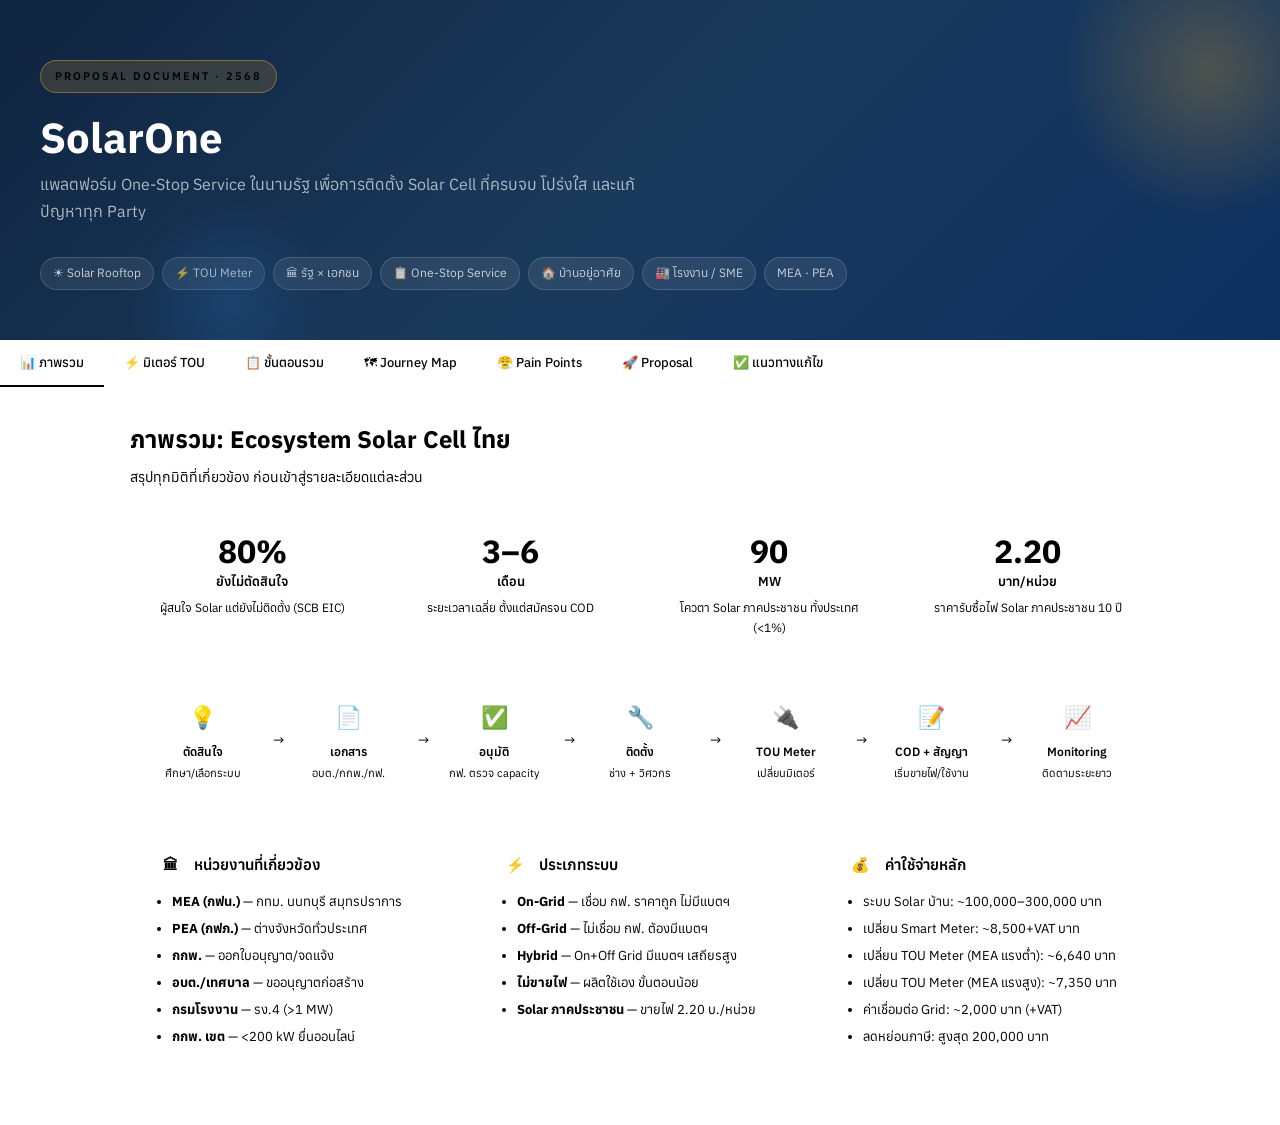
<file: proposal.html>
<!DOCTYPE html>
<html lang="th">
<head>
<meta charset="UTF-8">
<meta name="viewport" content="width=device-width, initial-scale=1.0">
<title>SolarOne — One-Stop Solar Service Platform</title>
<link rel="stylesheet" href="css/proposal.css">
</head>
<body>

<!-- HERO -->
<div class="hero">
  <div class="hero-badge">Proposal Document · 2568</div>
  <h1>Solar<span>One</span></h1>
  <p class="hero-sub">แพลตฟอร์ม One-Stop Service ในนามรัฐ เพื่อการติดตั้ง Solar Cell ที่ครบจบ โปร่งใส และแก้ปัญหาทุก Party</p>
  <div class="hero-tags">
    <span class="hero-tag">☀ Solar Rooftop</span>
    <span class="hero-tag">⚡ TOU Meter</span>
    <span class="hero-tag">🏛 รัฐ × เอกชน</span>
    <span class="hero-tag">📋 One-Stop Service</span>
    <span class="hero-tag">🏠 บ้านอยู่อาศัย</span>
    <span class="hero-tag">🏭 โรงงาน / SME</span>
    <span class="hero-tag">MEA · PEA</span>
  </div>
</div>

<!-- NAV -->
<nav class="nav">
  <button class="nav-btn active" onclick="showSection('overview')">📊 ภาพรวม</button>
  <button class="nav-btn" onclick="showSection('tou')">⚡ มิเตอร์ TOU</button>
  <button class="nav-btn" onclick="showSection('process')">📋 ขั้นตอนรวม</button>
  <button class="nav-btn" onclick="showSection('journey')">🗺 Journey Map</button>
  <button class="nav-btn" onclick="showSection('painpoint')">😤 Pain Points</button>
  <button class="nav-btn" onclick="showSection('proposal')">🚀 Proposal</button>
  <button class="nav-btn" onclick="showSection('solution')">✅ แนวทางแก้ไข</button>
</nav>

<!-- ===== OVERVIEW ===== -->
<section id="overview" class="section active">
  <div class="section-title">ภาพรวม: Ecosystem Solar Cell ไทย</div>
  <p class="section-desc">สรุปทุกมิติที่เกี่ยวข้อง ก่อนเข้าสู่รายละเอียดแต่ละส่วน</p>

  <div class="kpi-grid">
    <div class="kpi-card">
      <div class="kpi-num">80%</div>
      <div class="kpi-unit">ยังไม่ตัดสินใจ</div>
      <div class="kpi-label">ผู้สนใจ Solar แต่ยังไม่ติดตั้ง (SCB EIC)</div>
    </div>
    <div class="kpi-card">
      <div class="kpi-num">3–6</div>
      <div class="kpi-unit">เดือน</div>
      <div class="kpi-label">ระยะเวลาเฉลี่ย ตั้งแต่สมัครจน COD</div>
    </div>
    <div class="kpi-card">
      <div class="kpi-num">90</div>
      <div class="kpi-unit">MW</div>
      <div class="kpi-label">โควตา Solar ภาคประชาชน ทั้งประเทศ (&lt;1%)</div>
    </div>
    <div class="kpi-card">
      <div class="kpi-num">2.20</div>
      <div class="kpi-unit">บาท/หน่วย</div>
      <div class="kpi-label">ราคารับซื้อไฟ Solar ภาคประชาชน 10 ปี</div>
    </div>
  </div>

  <div class="pipeline">
    <div class="pipe-step"><div class="pipe-emoji">💡</div><div class="pipe-name">ตัดสินใจ</div><div class="pipe-sub">ศึกษา/เลือกระบบ</div></div>
    <div class="pipe-step"><div class="pipe-emoji">📄</div><div class="pipe-name">เอกสาร</div><div class="pipe-sub">อบต./กกพ./กฟ.</div></div>
    <div class="pipe-step"><div class="pipe-emoji">✅</div><div class="pipe-name">อนุมัติ</div><div class="pipe-sub">กฟ. ตรวจ capacity</div></div>
    <div class="pipe-step"><div class="pipe-emoji">🔧</div><div class="pipe-name">ติดตั้ง</div><div class="pipe-sub">ช่าง + วิศวกร</div></div>
    <div class="pipe-step"><div class="pipe-emoji">🔌</div><div class="pipe-name">TOU Meter</div><div class="pipe-sub">เปลี่ยนมิเตอร์</div></div>
    <div class="pipe-step"><div class="pipe-emoji">📝</div><div class="pipe-name">COD + สัญญา</div><div class="pipe-sub">เริ่มขายไฟ/ใช้งาน</div></div>
    <div class="pipe-step"><div class="pipe-emoji">📈</div><div class="pipe-name">Monitoring</div><div class="pipe-sub">ติดตามระยะยาว</div></div>
  </div>

  <div class="grid-3">
    <div class="card">
      <div class="card-title"><div class="icon-circle icon-sky">🏛</div> หน่วยงานที่เกี่ยวข้อง</div>
      <ul class="bullet">
        <li><strong>MEA (กฟน.)</strong> — กทม. นนทบุรี สมุทรปราการ</li>
        <li><strong>PEA (กฟภ.)</strong> — ต่างจังหวัดทั่วประเทศ</li>
        <li><strong>กกพ.</strong> — ออกใบอนุญาต/จดแจ้ง</li>
        <li><strong>อบต./เทศบาล</strong> — ขออนุญาตก่อสร้าง</li>
        <li><strong>กรมโรงงาน</strong> — รง.4 (>1 MW)</li>
        <li><strong>กกพ. เขต</strong> — &lt;200 kW ยื่นออนไลน์</li>
      </ul>
    </div>
    <div class="card">
      <div class="card-title"><div class="icon-circle icon-sun">⚡</div> ประเภทระบบ</div>
      <ul class="bullet">
        <li><strong>On-Grid</strong> — เชื่อม กฟ. ราคาถูก ไม่มีแบตฯ</li>
        <li><strong>Off-Grid</strong> — ไม่เชื่อม กฟ. ต้องมีแบตฯ</li>
        <li><strong>Hybrid</strong> — On+Off Grid มีแบตฯ เสถียรสูง</li>
        <li><strong>ไม่ขายไฟ</strong> — ผลิตใช้เอง ขั้นตอนน้อย</li>
        <li><strong>Solar ภาคประชาชน</strong> — ขายไฟ 2.20 บ./หน่วย</li>
      </ul>
    </div>
    <div class="card">
      <div class="card-title"><div class="icon-circle icon-green">💰</div> ค่าใช้จ่ายหลัก</div>
      <ul class="bullet">
        <li>ระบบ Solar บ้าน: ~100,000–300,000 บาท</li>
        <li>เปลี่ยน Smart Meter: ~8,500+VAT บาท</li>
        <li>เปลี่ยน TOU Meter (MEA แรงต่ำ): ~6,640 บาท</li>
        <li>เปลี่ยน TOU Meter (MEA แรงสูง): ~7,350 บาท</li>
        <li>ค่าเชื่อมต่อ Grid: ~2,000 บาท (+VAT)</li>
        <li>ลดหย่อนภาษี: สูงสุด 200,000 บาท</li>
      </ul>
    </div>
  </div>
</section>

<!-- ===== TOU SECTION ===== -->
<section id="tou" class="section">
  <div class="section-title">มิเตอร์ TOU (Time of Use)</div>
  <p class="section-desc">คิดค่าไฟตามช่วงเวลา — ใช้ร่วมกับ Solar ให้ประหยัดสูงสุด</p>

  <div class="tou-compare">
    <div class="tou-box peak">
      <h3>⚡ On-Peak (ช่วงพีค)</h3>
      <div class="tou-price">5.7982 ฿</div>
      <div style="font-size:12px; color:#C2410C; margin-bottom:8px;">ต่อหน่วย</div>
      <span class="tou-time">จันทร์–ศุกร์ 09:00–22:00 น.</span>
      <br><span class="tou-time" style="margin-top:6px;">+ วันพืชมงคล</span>
      <p style="font-size:12px; color:#C2410C; margin-top:10px;">⚠ ช่วงที่แพงที่สุด — Solar ผลิตได้พอดีช่วงนี้ ประหยัดได้มาก</p>
    </div>
    <div class="tou-box offpeak">
      <h3>🌙 Off-Peak (ช่วงนอกพีค)</h3>
      <div class="tou-price">2.6369 ฿</div>
      <div style="font-size:12px; color:#1D4ED8; margin-bottom:8px;">ต่อหน่วย</div>
      <span class="tou-time">จันทร์–ศุกร์ 22:00–09:00 น.</span>
      <br><span class="tou-time" style="margin-top:6px;">เสาร์–อาทิตย์ + วันหยุดราชการ ตลอด 24 ชั่วโมง</span>
      <p style="font-size:12px; color:#1D4ED8; margin-top:10px;">✅ ชาร์จ EV / ใช้ไฟหนักในช่วงนี้ ประหยัดกว่าปกติมาก</p>
    </div>
  </div>

  <div class="info-box">💡 ค่าบริการรายเดือน TOU = 38.22 บาท (เทียบมิเตอร์ธรรมดา 8.19 บาท) — คุ้มเมื่อปรับพฤติกรรมการใช้ไฟและมี Solar ผลิตช่วงกลางวัน</div>

  <div class="card">
    <div class="card-title" style="margin-bottom:16px;">📋 ขั้นตอนการจดมิเตอร์ TOU (รวมอยู่ในกระบวนการ Solar)</div>

    <div class="tou-steps">
      <div class="tou-step">
        <div class="step-num">1</div>
        <div style="flex:1">
          <div class="step-title">ประเมินความเหมาะสม</div>
          <div class="step-desc">ตรวจสอบว่าใช้ไฟกลางวันน้อย/กลางคืนมาก หรือมี Solar ที่จะผลิตช่วงพีค · ดูบิลไฟย้อนหลัง 3–6 เดือน · เหมาะกับผู้ติดตั้ง Solar On-Grid ทุกราย เพราะ Solar ผลิตตรงช่วง On-Peak พอดี</div>
        </div>
        <span class="step-time">ก่อนสมัคร</span>
      </div>
      <div class="tou-step">
        <div class="step-num">2</div>
        <div style="flex:1">
          <div class="step-title">เตรียมเอกสารขอเปลี่ยนมิเตอร์ TOU</div>
          <div class="step-desc">สำเนาบัตรประชาชน · บิลค่าไฟฟ้าปัจจุบัน · แบบฟอร์มคำขอเปลี่ยนมิเตอร์ (ดาวน์โหลดจากเว็บ MEA/PEA หรือรับที่สำนักงาน)</div>
        </div>
        <span class="step-cost">ฟรี</span>
      </div>
      <div class="tou-step">
        <div class="step-num">3</div>
        <div style="flex:1">
          <div class="step-title">ยื่นคำขอเปลี่ยนมิเตอร์ TOU</div>
          <div class="step-desc">
            <strong>ช่องทางที่ 1 — ออนไลน์:</strong> MEA Smart Life App (MEA) / PEA Smart Plus App (PEA)<br>
            <strong>ช่องทางที่ 2 — ด้วยตนเอง:</strong> สำนักงานการไฟฟ้าเขตพื้นที่<br>
            <em style="color:var(--primary-30-base);">✅ กรณีติดตั้ง Solar: กฟ. จะเปลี่ยนมิเตอร์ให้เป็น Smart Meter TOU อัตโนมัติเมื่อผ่าน COD</em>
          </div>
        </div>
        <span class="step-time">1–3 วัน</span>
      </div>
      <div class="tou-step">
        <div class="step-num">4</div>
        <div style="flex:1">
          <div class="step-title">ชำระค่าเปลี่ยนมิเตอร์</div>
          <div class="step-desc">
            MEA แรงต่ำ (บ้านทั่วไป): <strong>6,640 บาท</strong><br>
            MEA แรงสูง: <strong>7,350 บาท</strong><br>
            Solar On-Grid ผ่านโครงการ: <strong>~8,500 + VAT = 9,095 บาท</strong> (ค่า Smart Meter รวม)<br>
            TOU อย่างเดียว (PEA): ค่ามิเตอร์ ~6,000 + ค่าเปลี่ยน 700 บาท
          </div>
        </div>
        <span class="step-cost">6,640–9,095 ฿</span>
      </div>
      <div class="tou-step">
        <div class="step-num">5</div>
        <div style="flex:1">
          <div class="step-title">กฟ. ส่งช่างมาติดตั้งมิเตอร์ TOU ที่บ้าน</div>
          <div class="step-desc">นัดหมายวันเวลา · ช่างการไฟฟ้ามาถอดมิเตอร์เก่า ติดมิเตอร์ดิจิทัล TOU · ตรวจสอบการอ่านค่า On-Peak / Off-Peak ถูกต้อง</div>
        </div>
        <span class="step-time">2–5 วันทำการ</span>
      </div>
      <div class="tou-step">
        <div class="step-num">6</div>
        <div style="flex:1">
          <div class="step-title">เริ่มใช้งาน TOU — ปรับพฤติกรรมการใช้ไฟ</div>
          <div class="step-desc">Solar ผลิตช่วง On-Peak ใช้ตรงนั้น ประหยัดสูงสุด · ย้ายกิจกรรมที่ใช้ไฟมาก (ซักผ้า/อบผ้า/ชาร์จ EV) ไปช่วง Off-Peak · หากไม่พอใจ ขอกลับมิเตอร์ปกติได้หลังใช้ครบ 1 ปี</div>
        </div>
        <span class="step-time">ต่อเนื่อง</span>
      </div>
    </div>

    <div class="warn-box">
      ⚠ <strong>ข้อควรระวัง:</strong> มิเตอร์ TOU อาจทำค่าไฟแพงขึ้นหากใช้ไฟหนักช่วงกลางวัน โดยไม่มี Solar ผลิตชดเชย — แนะนำให้ประเมินก่อนเปลี่ยนเสมอ
    </div>
  </div>
</section>

<!-- ===== PROCESS OVERVIEW ===== -->
<section id="process" class="section">
  <div class="section-title">ขั้นตอนการติดตั้ง Solar Cell ทั้งหมด</div>
  <p class="section-desc">รวม 2 เส้นทาง: ไม่ขายไฟ vs โครงการ Solar ภาคประชาชน (ขายไฟ)</p>

  <div class="grid-2">
    <div class="card">
      <div class="card-title" style="color:var(--neutral-60);">🏠 แบบที่ 1: ใช้เอง ไม่ขายไฟ (On-Grid/Hybrid)</div>
      <div class="tou-steps">
        <div class="tou-step">
          <div class="step-num" style="background:var(--neutral-60);">1</div>
          <div style="flex:1"><div class="step-title">ยื่นขออนุญาตก่อสร้าง (อบต./เทศบาล)</div><div class="step-desc">แบบ ข.1 + แปลน + ใบรับรองวิศวกร (โยธา) · กรณีพื้นที่ &lt;160 ตร.ม. และน้ำหนัก &lt;20 kg/ตร.ม. ยกเว้น</div></div>
          <span class="step-time">7–30 วัน</span>
        </div>
        <div class="tou-step">
          <div class="step-num" style="background:var(--neutral-60);">2</div>
          <div style="flex:1"><div class="step-title">ยื่นขอเชื่อมต่อ กฟน./กฟภ. ออนไลน์</div><div class="step-desc">Upload เอกสาร: Single Line Diagram + spec sheet + รูปหลังคา · กฟ. พิจารณา capacity หม้อแปลง</div></div>
          <span class="step-time">7–10 วัน</span>
        </div>
        <div class="tou-step">
          <div class="step-num" style="background:var(--neutral-60);">3</div>
          <div style="flex:1"><div class="step-title">ติดตั้งระบบ Solar + เดินสาย</div><div class="step-desc">ทีมช่าง + วิศวกรไฟฟ้า · ติดแผง Mounting Inverter ตู้ไฟ สายไฟ</div></div>
          <span class="step-time">1–3 วัน</span>
        </div>
        <div class="tou-step">
          <div class="step-num" style="background:var(--neutral-60);">4</div>
          <div style="flex:1"><div class="step-title">กฟ. ตรวจสอบ + เปลี่ยนมิเตอร์ TOU</div><div class="step-desc">ชำระค่าบริการ · กฟ. ตรวจสายภายใน · เปลี่ยนมิเตอร์เป็น Smart Meter · COD</div></div>
          <span class="step-cost">~9,095 ฿</span>
        </div>
      </div>
      <div style="margin-top:12px; font-size:12px; color:var(--primary-30-base); font-weight:600;">⏱ รวม: ~1–2 เดือน (ถ้าเอกสารพร้อม)</div>
    </div>

    <div class="card">
      <div class="card-title" style="color:#92400E;">☀️ แบบที่ 2: Solar ภาคประชาชน (ขายไฟ)</div>
      <div class="tou-steps">
        <div class="tou-step">
          <div class="step-num" style="background:var(--warning-60);">1</div>
          <div style="flex:1"><div class="step-title">สมัคร Account + ยื่นคำขอออนไลน์</div><div class="step-desc">MEA: myenergy.mea.or.th · PEA: ppim.pea.co.th · Upload เอกสาร บัตรปชช. + บิลไฟ + spec sheet</div></div>
          <span class="step-time">วันเดียว</span>
        </div>
        <div class="tou-step">
          <div class="step-num" style="background:var(--warning-60);">2</div>
          <div style="flex:1"><div class="step-title">กฟ. พิจารณาคำขอ + ตรวจ Capacity</div><div class="step-desc">ตรวจสอบ capacity หม้อแปลง · ประกาศรายชื่อทุก 2 สัปดาห์ (PEA)</div></div>
          <span class="step-time">7–45 วัน</span>
        </div>
        <div class="tou-step">
          <div class="step-num" style="background:var(--warning-60);">3</div>
          <div style="flex:1"><div class="step-title">ยื่นเอกสารตัวจริง + เซ็นสัญญา PPA</div><div class="step-desc">ไปที่สำนักงาน กฟ. เขต · เซ็นสัญญาซื้อขายไฟ 10 ปี · ชำระค่าเชื่อมต่อ</div></div>
          <span class="step-cost">~2,000 ฿</span>
        </div>
        <div class="tou-step">
          <div class="step-num" style="background:var(--warning-60);">4</div>
          <div style="flex:1"><div class="step-title">ยื่นขออนุญาตก่อสร้าง (อบต.)</div><div class="step-desc">เอกสารเหมือนแบบที่ 1 · บางพื้นที่ทำขั้นตอนนี้ก่อน/หลัง ตามคำแนะนำ กฟ.</div></div>
          <span class="step-time">7–30 วัน</span>
        </div>
        <div class="tou-step">
          <div class="step-num" style="background:var(--warning-60);">5</div>
          <div style="flex:1"><div class="step-title">ติดตั้งระบบ Solar</div><div class="step-desc">ติดตั้งโดยช่าง + วิศวกร · ถ่ายรูปทุกแผง ทุกอุปกรณ์เก็บไว้</div></div>
          <span class="step-time">1–3 วัน</span>
        </div>
        <div class="tou-step">
          <div class="step-num" style="background:var(--warning-60);">6</div>
          <div style="flex:1"><div class="step-title">กฟ. ตรวจ + เปลี่ยนมิเตอร์ TOU + COD</div><div class="step-desc">กฟ. ส่งช่างมาตรวจงาน · เปลี่ยนมิเตอร์เป็น Digital 2-ทิศทาง · กำหนด SCOD · ขายไฟได้</div></div>
          <span class="step-cost">~9,095 ฿</span>
        </div>
      </div>
      <div style="margin-top:12px; font-size:12px; color:var(--warning-60); font-weight:600;">⏱ รวม: ~2–4 เดือน (ภายใน 270 วันจากวันเซ็นสัญญา)</div>
    </div>
  </div>

  <div class="card">
    <div class="card-title">📁 เอกสารรวมทุกขั้นตอน</div>
    <div class="grid-2">
      <div>
        <p style="font-weight:600; font-size:13px; margin-bottom:8px; color:var(--secondary-40-main);">เอกสารพื้นฐาน (ทุกกรณี)</p>
        <ul class="bullet">
          <li>สำเนาบัตรประชาชน (เซ็นรับรอง)</li>
          <li>บิลค่าไฟ (ไม่เกิน 3 เดือน)</li>
          <li>Single Line Diagram (วิศวกรเซ็น + ใบ กว.)</li>
          <li>Spec Sheet แผง + Inverter</li>
          <li>รูปถ่ายหน้าบ้าน + แผงครบทุกแผง</li>
          <li>รายการคำนวณโครงสร้าง + แบบแปลนหลังคา</li>
        </ul>
      </div>
      <div>
        <p style="font-weight:600; font-size:13px; margin-bottom:8px; color:var(--warning-60);">เพิ่มเติมสำหรับ Solar ภาคประชาชน</p>
        <ul class="bullet">
          <li>หนังสือมอบอำนาจ (อากรแสตมป์ 30 บาท)</li>
          <li>แบบหักบัญชีเงินฝาก</li>
          <li>หนังสือแจ้งข้อมูลการโอนเงิน + email</li>
          <li>ใบ อ.1 (ถ้าพื้นที่ &gt;160 ตร.ม.)</li>
          <li>รายชื่อ Inverter ที่ผ่านการทดสอบ</li>
          <li>สำเนาบัตรผู้รับมอบอำนาจ (ถ้ามี)</li>
        </ul>
      </div>
    </div>
  </div>
</section>

<!-- ===== JOURNEY MAPS ===== -->
<section id="journey" class="section">
  <div class="section-title">Customer Journey Map</div>
  <p class="section-desc">เส้นทางประสบการณ์ของผู้ใช้แต่ละประเภท — ตั้งแต่ "คิดจะติด" จนถึง "ใช้งานจริง"</p>

  <div class="journey-tabs">
    <button class="journey-tab active-house" onclick="showJourney('house')">🏠 บ้านอยู่อาศัย</button>
    <button class="journey-tab" onclick="showJourney('biz')">🏢 SME / อาคารพาณิชย์</button>
    <button class="journey-tab" onclick="showJourney('factory')">🏭 โรงงาน / นิคม</button>
  </div>

  <!-- HOUSE -->
  <div id="journey-house" class="journey-content visible">
    <div style="background:var(--background-warning-light); border:1px solid rgba(253,176,34,0.3); border-radius:var(--radius-xl); padding:14px 18px; margin-bottom:20px; font-size:13px; color:var(--warning-20);">
      <strong>Profile:</strong> เจ้าของบ้านรายย่อย · ค่าไฟ 1,500–5,000 บาท/เดือน · ต้องการลดค่าไฟ และ/หรือขายไฟภาคประชาชน · ไม่มีความรู้ด้านวิศวกรรมไฟฟ้า
    </div>
    <div class="journey-flow">
      <div class="journey-node">
        <div class="j-dot state">🤔</div>
        <div class="j-body">
          <div class="j-label">รับรู้ปัญหา — ค่าไฟแพง / เห็นเพื่อนบ้านติด Solar</div>
          <div class="j-detail">ค้นหาข้อมูลใน Google, YouTube, Pantip — ได้ข้อมูลมาหลายชิ้น สับสน ไม่รู้จะเริ่มจากไหน</div>
          <div class="j-tags"><span class="j-tag pain">😖 ข้อมูลกระจัดกระจาย</span><span class="j-tag pain">😖 สับสน On/Off/Hybrid</span></div>
        </div>
      </div>
      <div class="journey-node">
        <div class="j-dot action">📞</div>
        <div class="j-body">
          <div class="j-label">ติดต่อบริษัทติดตั้ง 3–5 เจ้า ขอใบเสนอราคา</div>
          <div class="j-detail">ราคาต่างกันมาก 30–50% · ไม่รู้เปรียบเทียบคุณภาพแผงอย่างไร · บางเจ้าบอกทำทุกอย่างให้ บางเจ้าบอกต้องไปทำเองที่ กฟ.</div>
          <div class="j-tags"><span class="j-tag pain">😖 เปรียบเทียบราคาไม่ได้</span><span class="j-tag pain">😖 ไม่มั่นใจคุณภาพ</span></div>
        </div>
      </div>
      <div class="journey-node">
        <div class="j-dot action">📋</div>
        <div class="j-body">
          <div class="j-label">เซ็นสัญญาติดตั้ง + ทำหนังสือมอบอำนาจ</div>
          <div class="j-detail">บริษัทรับมอบอำนาจยื่นเอกสารแทน · รอประมาณ 2–4 สัปดาห์ให้ กฟ. พิจารณา Capacity · อาจถูกปฏิเสธหาก Transformer เต็ม</div>
          <div class="j-tags"><span class="j-tag info">⏳ รอ 2–4 สัปดาห์</span><span class="j-tag pain">😖 เสี่ยงถูกปฏิเสธ</span></div>
        </div>
      </div>
      <div class="journey-node">
        <div class="j-dot action">🏛</div>
        <div class="j-body">
          <div class="j-label">ยื่นขออนุญาตก่อสร้างกับ อบต./เทศบาล</div>
          <div class="j-detail">บริษัทดูแลให้ หรือต้องไปเองตามพื้นที่ · ต้องมีวิศวกรโยธาเซ็นรับรองแบบ · รอ 7–30 วัน</div>
          <div class="j-tags"><span class="j-tag info">⏳ 7–30 วัน</span><span class="j-tag cost">💰 มีค่าธรรมเนียม</span></div>
        </div>
      </div>
      <div class="journey-node">
        <div class="j-dot solar">🔧</div>
        <div class="j-body">
          <div class="j-label">ช่างมาติดตั้ง Solar 1–3 วัน</div>
          <div class="j-detail">ติดแผง + Mounting + Inverter + ตู้ไฟ + เดินสาย · ถ่ายรูปเอกสารให้ครบตามที่ กฟ. กำหนด · ทดสอบระบบเบื้องต้น</div>
          <div class="j-tags"><span class="j-tag info">🔧 1–3 วัน</span></div>
        </div>
      </div>
      <div class="journey-node">
        <div class="j-dot wait">⏳</div>
        <div class="j-body">
          <div class="j-label">กฟ. ส่งช่างมาตรวจสอบ + เปลี่ยนมิเตอร์ TOU</div>
          <div class="j-detail">นัดหมายวันตรวจ · กฟ. ตรวจสายไฟภายใน ตรวจ Inverter · ถ้าผ่าน: เปลี่ยนมิเตอร์เป็น Smart TOU Meter ทันที · ถ้าไม่ผ่าน: แก้ไขแล้วนัดตรวจใหม่</div>
          <div class="j-tags"><span class="j-tag pain">😖 เจ้าหน้าที่ตีความมาตรฐานต่างกัน</span><span class="j-tag cost">💰 ~9,095 บาท</span></div>
        </div>
      </div>
      <div class="journey-node">
        <div class="j-dot action">📝</div>
        <div class="j-body">
          <div class="j-label">ไปเซ็นสัญญา PPA ที่สำนักงาน กฟ. เขต (กรณีขายไฟ)</div>
          <div class="j-detail">ชำระค่าเชื่อมต่อ ~2,000 บาท · ลงนามสัญญาซื้อขายไฟ 10 ปี · กฟ. กำหนด SCOD</div>
          <div class="j-tags"><span class="j-tag info">📅 ต้องไปด้วยตัวเอง</span><span class="j-tag cost">💰 ~2,000 บาท</span></div>
        </div>
      </div>
      <div class="journey-node">
        <div class="j-dot done">✅</div>
        <div class="j-body">
          <div class="j-label">COD — เริ่มใช้งาน + ขายไฟได้</div>
          <div class="j-detail">Solar ผลิตไฟช่วงกลางวัน ลดค่าไฟ · ไฟส่วนเกินขายกลับ กฟ. 2.20 บาท/หน่วย · เงินโอนเข้าบัญชีทุกเดือน หักจากบิลค่าไฟ</div>
          <div class="j-tags"><span class="j-tag help">✅ ประหยัดค่าไฟ 30–70%</span><span class="j-tag help">✅ รายได้จากขายไฟ</span></div>
        </div>
      </div>
      <div class="journey-node">
        <div class="j-dot wait">📊</div>
        <div class="j-body">
          <div class="j-label">ติดตาม Monitoring ระยะยาว</div>
          <div class="j-detail">ดูผ่าน App บริษัท หรือ App Inverter · แต่ถ้าบริษัทเล็กหายไป หรือ App ปิด — ไม่รู้ระบบ Underperform · ไม่มีหน่วยงานกลางดูแล</div>
          <div class="j-tags"><span class="j-tag pain">😖 บริษัทเล็กอาจหายไป</span><span class="j-tag pain">😖 ไม่มีกลาง Monitor</span></div>
        </div>
      </div>
    </div>
  </div>

  <!-- SME -->
  <div id="journey-biz" class="journey-content">
    <div style="background:var(--background-secondary-lighter); border:1px solid rgba(37,99,168,0.2); border-radius:var(--radius-xl); padding:14px 18px; margin-bottom:20px; font-size:13px; color:var(--secondary-40-main);">
      <strong>Profile:</strong> ร้านค้า/อาคารพาณิชย์/ออฟฟิศ · ค่าไฟ 10,000–100,000 บาท/เดือน · ต้องการลดต้นทุน · มีที่ปรึกษา/บัญชีช่วย
    </div>
    <div class="journey-flow">
      <div class="journey-node">
        <div class="j-dot state">💰</div>
        <div class="j-body">
          <div class="j-label">วิเคราะห์ค่าไฟ — พบว่าต้นทุนสูง</div>
          <div class="j-detail">ที่ปรึกษาหรือบัญชีชวนให้ดูเรื่อง Solar · ต้องการ ROI ชัดเจนก่อนตัดสินใจ · ต้องผ่านผู้บริหาร/คณะกรรมการ</div>
          <div class="j-tags"><span class="j-tag info">📊 ต้องมี ROI Analysis</span><span class="j-tag pain">😖 Internal Approval ช้า</span></div>
        </div>
      </div>
      <div class="journey-node">
        <div class="j-dot action">🔍</div>
        <div class="j-body">
          <div class="j-label">RFP — ขอใบเสนอราคาหลายบริษัท</div>
          <div class="j-detail">ต้องการข้อมูล: Spec, ROI, Timeline, After-sales, ใบรับประกัน · บางบริษัทเสนอ Leasing (ไม่ต้องออกเงิน) · ตรวจสอบใบอนุญาตบริษัท + วิศวกร</div>
          <div class="j-tags"><span class="j-tag pain">😖 เปรียบเทียบยาก ไม่มีมาตรฐานกลาง</span></div>
        </div>
      </div>
      <div class="journey-node">
        <div class="j-dot action">📄</div>
        <div class="j-body">
          <div class="j-label">ยื่นเอกสาร กฟ. + กกพ. + อบต.</div>
          <div class="j-detail">กรณีอาคารพาณิชย์ขนาดใหญ่: อาจต้องยื่น พค.2 (สำนักงานพลังงาน) เพิ่ม · ตรวจสอบว่าอาคารต้องการ รง.4 หรือไม่ · บริษัทดูแลให้ทั้งหมดในอุดมคติ — จริงๆ มักต้องไปด้วย</div>
          <div class="j-tags"><span class="j-tag pain">😖 หลายหน่วยงาน หลายระบบ</span><span class="j-tag info">⏳ 1–3 เดือน</span></div>
        </div>
      </div>
      <div class="journey-node">
        <div class="j-dot solar">🔧</div>
        <div class="j-body">
          <div class="j-label">ติดตั้ง — ต้องประสานกับ Building Management</div>
          <div class="j-detail">ต้องขอเวลาหยุดระบบไฟชั่วคราว · ต้องเซ็นอนุมัติเพิ่มจาก Landlord ถ้าเช่าอาคาร · ติดตั้งใช้เวลา 3–14 วันขึ้นกับขนาด</div>
          <div class="j-tags"><span class="j-tag pain">😖 ซับซ้อนถ้าเช่าอาคาร</span></div>
        </div>
      </div>
      <div class="journey-node">
        <div class="j-dot action">⚡</div>
        <div class="j-body">
          <div class="j-label">จดมิเตอร์ TOU — ใช้ร่วมกับ Solar</div>
          <div class="j-detail">เปลี่ยนมิเตอร์เป็น TOU พร้อมกับ COD · SME ได้ประโยชน์ 2 ชั้น: Solar ผลิตช่วง On-Peak + ย้าย Load หนักไป Off-Peak</div>
          <div class="j-tags"><span class="j-tag help">✅ ประหยัดได้ทวีคูณ</span><span class="j-tag cost">💰 ~6,640–9,095 ฿</span></div>
        </div>
      </div>
      <div class="journey-node">
        <div class="j-dot done">✅</div>
        <div class="j-body">
          <div class="j-label">COD + ขอลดหย่อนภาษี</div>
          <div class="j-detail">ค่าใช้จ่ายติดตั้งนำไปลดหย่อนภาษีนิติบุคคล 50% ของมูลค่าการลงทุน · ต้องเก็บใบกำกับภาษีทุกใบ · ระยะคืนทุน 5–8 ปี</div>
          <div class="j-tags"><span class="j-tag help">✅ ลดหย่อนภาษี 50%</span><span class="j-tag info">📅 คืนทุน 5–8 ปี</span></div>
        </div>
      </div>
    </div>
  </div>

  <!-- FACTORY -->
  <div id="journey-factory" class="journey-content">
    <div style="background:var(--background-primary-lighter); border:1px solid rgba(22,163,74,0.2); border-radius:var(--radius-xl); padding:14px 18px; margin-bottom:20px; font-size:13px; color:#14532D;">
      <strong>Profile:</strong> โรงงาน/นิคมอุตสาหกรรม · ค่าไฟ 100,000 บาท+/เดือน · ต้องการ Solar ขนาดใหญ่ 100–1,000 kW · ใช้ไฟกลางวันสูง (Peak)
    </div>
    <div class="journey-flow">
      <div class="journey-node">
        <div class="j-dot state">📊</div>
        <div class="j-body">
          <div class="j-label">Energy Audit + Feasibility Study</div>
          <div class="j-detail">วิศวกรพลังงานสำรวจโรงงาน · คำนวณ Load Profile · ออกแบบขนาดระบบ Solar ที่เหมาะสม · ROI analysis รวม Leasing option</div>
          <div class="j-tags"><span class="j-tag info">📐 ต้องใช้วิศวกรเฉพาะทาง</span></div>
        </div>
      </div>
      <div class="journey-node">
        <div class="j-dot action">📋</div>
        <div class="j-body">
          <div class="j-label">ยื่นเอกสารหลายหน่วยงานพร้อมกัน</div>
          <div class="j-detail">กกพ. (จดแจ้งยกเว้น) · กฟภ./กฟน. (ขอเชื่อมต่อ) · กรมโรงงาน (ถ้า &gt;1 MW ต้องขอ รง.4) · กนอ. (ถ้าอยู่ในนิคมอุตสาหกรรม) · พพ. (ถ้า &gt;200 kVA ต้องมี พค.2)</div>
          <div class="j-tags"><span class="j-tag pain">😖 5+ หน่วยงาน</span><span class="j-tag info">⏳ 2–6 เดือน</span></div>
        </div>
      </div>
      <div class="journey-node">
        <div class="j-dot action">🔌</div>
        <div class="j-body">
          <div class="j-label">ตรวจสอบ Transformer + Grid Connection</div>
          <div class="j-detail">ถ้าเชื่อมแรงต่ำ: เข้า MDB โรงงานตรงๆ · ถ้าเชื่อมแรงสูง 22/33 kV: ต้องติดหม้อแปลงใหม่ 1 ลูก (~22 kV 1,000 kVA) · ค่าใช้จ่ายสูงขึ้นมาก</div>
          <div class="j-tags"><span class="j-tag pain">😖 อาจต้องลงทุนหม้อแปลงเพิ่ม</span><span class="j-tag cost">💰 ค่าใช้จ่ายสูง</span></div>
        </div>
      </div>
      <div class="journey-node">
        <div class="j-dot solar">🏗</div>
        <div class="j-body">
          <div class="j-label">ติดตั้ง — EPC Contractor ขนาดใหญ่</div>
          <div class="j-detail">ใช้เวลา 2–8 สัปดาห์ · ต้องหยุดสายการผลิตบางส่วน · ต้องมีวิศวกรควบคุมงาน (วสท. มาตรฐาน 022013-22) · Rapid Shutdown ต้องติดตั้งถ้า &gt;200 kVA</div>
          <div class="j-tags"><span class="j-tag info">🏗 2–8 สัปดาห์</span><span class="j-tag pain">😖 ต้องหยุดไลน์ผลิตบางส่วน</span></div>
        </div>
      </div>
      <div class="journey-node">
        <div class="j-dot action">⚡</div>
        <div class="j-body">
          <div class="j-label">TOU Meter + SCADA Monitoring</div>
          <div class="j-detail">มิเตอร์ TOU สำหรับโรงงานคิดอัตราต่างจากบ้าน · ต้องติดตั้งระบบ SCADA/Monitoring แบบ Real-time · รายงานพลังงานรายเดือนสำหรับบัญชีและ ESG Report</div>
          <div class="j-tags"><span class="j-tag help">✅ SCADA Real-time</span><span class="j-tag info">📊 ESG Reporting</span></div>
        </div>
      </div>
      <div class="journey-node">
        <div class="j-dot done">✅</div>
        <div class="j-body">
          <div class="j-label">COD + Leasing Repayment หรือ Payback Period</div>
          <div class="j-detail">ถ้าซื้อเอง: คืนทุน 6–7 ปี (ค่าไฟเริ่มต้น 50,000+ บาท/เดือน) · ถ้า Leasing: ไม่ต้องออกเงินก้อน จ่ายรายเดือนแทน · ลดหย่อนภาษีนิติบุคคล</div>
          <div class="j-tags"><span class="j-tag help">✅ คืนทุน 6–7 ปี</span><span class="j-tag help">✅ Leasing option</span></div>
        </div>
      </div>
    </div>
  </div>
</section>

<!-- ===== PAIN POINTS SUMMARY ===== -->
<section id="painpoint" class="section">
  <div class="section-title">สรุป Pain Points ทั้ง 3 ฝ่าย</div>
  <p class="section-desc">รากเหง้าของปัญหา และ Root Cause ที่ต้องแก้</p>

  <table class="compare-table">
    <tr>
      <th>ฝ่าย</th>
      <th>Pain Point หลัก</th>
      <th>ผลกระทบ</th>
      <th>ความเร่งด่วน</th>
    </tr>
    <tr>
      <td class="td-label">🏠 ประชาชน</td>
      <td class="td-before">ข้อมูลกระจัดกระจาย สับสน ไม่รู้จะเริ่มจากไหน</td>
      <td>80% สนใจแต่ไม่ตัดสินใจ</td>
      <td><span class="tag tag-red">🔴 สูงมาก</span></td>
    </tr>
    <tr>
      <td class="td-label">🏠 ประชาชน</td>
      <td class="td-before">ต้นทุนสูง ขาดสินเชื่อที่เหมาะสม</td>
      <td>&gt;50% มองว่าเป็นอุปสรรคใหญ่</td>
      <td><span class="tag tag-red">🔴 สูงมาก</span></td>
    </tr>
    <tr>
      <td class="td-label">🏠 ประชาชน</td>
      <td class="td-before">ขั้นตอนราชการ 3–6 เดือน หลายหน่วยงาน</td>
      <td>ล้มเลิกระหว่างทาง</td>
      <td><span class="tag tag-red">🔴 สูงมาก</span></td>
    </tr>
    <tr>
      <td class="td-label">🏠 ประชาชน</td>
      <td class="td-before">โควตา Solar ภาคประชาชนจำกัด 90 MW</td>
      <td>สัญญาเพียง 10 ปี vs เอกชน 25 ปี</td>
      <td><span class="tag tag-yellow">🟡 สูง</span></td>
    </tr>
    <tr>
      <td class="td-label">🏠 ประชาชน</td>
      <td class="td-before">ไม่มีระบบ Monitor หลัง COD</td>
      <td>ระบบ Underperform ไม่รู้ตัว</td>
      <td><span class="tag tag-yellow">🟡 สูง</span></td>
    </tr>
    <tr>
      <td class="td-label">⚡ MEA/PEA</td>
      <td class="td-before">Transformer เต็ม — รับไฟ Solar ไม่ได้</td>
      <td>ต้องปฏิเสธคำขอหรือให้ลดขนาด</td>
      <td><span class="tag tag-red">🔴 สูงมาก</span></td>
    </tr>
    <tr>
      <td class="td-label">⚡ MEA/PEA</td>
      <td class="td-before">Conflict of Interest — ยิ่งส่งเสริม Solar ยิ่งขายไฟน้อย</td>
      <td>แรงจูงใจอนุมัติเร็วน้อยกว่าที่ควร</td>
      <td><span class="tag tag-red">🔴 โครงสร้าง</span></td>
    </tr>
    <tr>
      <td class="td-label">⚡ MEA/PEA</td>
      <td class="td-before">ภาระงานธุรการพุ่ง เจ้าหน้าที่ไม่พอ</td>
      <td>พิจารณาช้า นัดตรวจล่าช้า</td>
      <td><span class="tag tag-yellow">🟡 สูง</span></td>
    </tr>
    <tr>
      <td class="td-label">⚡ MEA/PEA</td>
      <td class="td-before">ขาดกฎหมาย Solar กลาง อ้างกฎหมายหลายฉบับ</td>
      <td>ขาดเอกภาพ ตีความต่างกัน</td>
      <td><span class="tag tag-yellow">🟡 สูง</span></td>
    </tr>
    <tr>
      <td class="td-label">🏗 บริษัทติดตั้ง</td>
      <td class="td-before">สงครามราคา กดคุณภาพ ใช้แผงต่ำกว่ามาตรฐาน</td>
      <td>ลูกค้าเสียหาย ทำลายตลาดรวม</td>
      <td><span class="tag tag-red">🔴 สูงมาก</span></td>
    </tr>
    <tr>
      <td class="td-label">🏗 บริษัทติดตั้ง</td>
      <td class="td-before">ขาดช่างที่ได้มาตรฐาน ขาดวิศวกรเซ็น กว.</td>
      <td>ติดตั้งผิด กฟ. ไม่ผ่าน COD</td>
      <td><span class="tag tag-red">🔴 สูงมาก</span></td>
    </tr>
    <tr>
      <td class="td-label">🏗 บริษัทติดตั้ง</td>
      <td class="td-before">After-Sales เป็นภาระระยะยาว บางรายปิดตัว</td>
      <td>ลูกค้าหาคนรับผิดชอบไม่ได้</td>
      <td><span class="tag tag-yellow">🟡 สูง</span></td>
    </tr>
    <tr>
      <td class="td-label">🏗 บริษัทติดตั้ง</td>
      <td class="td-before">Cash Flow ย่ำแย่ รอนานกว่าจะ COD</td>
      <td>SME ติดตั้งบริษัทล้มได้ง่าย</td>
      <td><span class="tag tag-yellow">🟡 สูง</span></td>
    </tr>
  </table>

  <div class="card" style="border-left:4px solid var(--danger-40);">
    <div class="card-title">🎯 Root Cause ร่วม — ต้นเหตุจริงๆ</div>
    <div class="grid-2">
      <ul class="bullet">
        <li><strong>ไม่มีกฎหมาย Solar กลาง</strong> → ต้องอ้างกฎหมายหลายฉบับ ขาดเอกภาพ</li>
        <li><strong>โควตาต่ำมาก</strong> → 90 MW ทั้งประเทศ น้อยกว่า 1% ของ Renewable</li>
        <li><strong>Conflict of Interest ของ กฟ.</strong> → ทั้ง Distributor และ Gatekeeper ในเวลาเดียวกัน</li>
      </ul>
      <ul class="bullet">
        <li><strong>ไม่มีมาตรฐานกลาง</strong> สำหรับบริษัทติดตั้ง ทำให้เปรียบเทียบไม่ได้</li>
        <li><strong>ไม่มี One-Stop Point</strong> → ประชาชนต้องวิ่งทีละหน่วยงาน</li>
        <li><strong>ขาด Digital Infrastructure</strong> → ระบบ PPIM/MyEnergy ยังแยกกัน ไม่ seamless</li>
      </ul>
    </div>
  </div>
</section>

<!-- ===== PROPOSAL ===== -->
<section id="proposal" class="section">
  <div class="proposal-hero">
    <h2>SolarOne — <span>แพลตฟอร์มรัฐ</span><br>One-Stop Solar Service</h2>
    <p>หน่วยงานกลางในนามรัฐที่เข้าไปเชื่อม MEA/PEA/กกพ./อบต. ให้เป็นหนึ่งเดียว พร้อมบริหารจัดการบริษัทติดตั้งที่ได้มาตรฐาน และดูแลประชาชนแบบครบจบตั้งแต่ต้นจนจบ</p>
  </div>

  <div class="party-grid">
    <div class="party-card citizen">
      <div class="party-title">🏠 ประชาชน ได้รับ</div>
      <div class="party-item"><span class="check">✅</span> คำแนะนำ + ออกแบบระบบฟรี</div>
      <div class="party-item"><span class="check">✅</span> เปรียบเทียบบริษัท Certified</div>
      <div class="party-item"><span class="check">✅</span> บริษัทดำเนินเอกสารทุกอย่าง</div>
      <div class="party-item"><span class="check">✅</span> ติดตามสถานะ Real-time</div>
      <div class="party-item"><span class="check">✅</span> สินเชื่อดอกเบี้ยพิเศษ</div>
      <div class="party-item"><span class="check">✅</span> Monitoring ตลอดอายุสัญญา</div>
      <div class="party-item"><span class="check">✅</span> ช่วยขอลดหย่อนภาษี</div>
    </div>
    <div class="party-card biz">
      <div class="party-title">⚡ MEA/PEA ได้รับ</div>
      <div class="party-item"><span class="check">✅</span> เอกสารครบก่อนยื่น ลดภาระ</div>
      <div class="party-item"><span class="check">✅</span> ระบบ Digital เชื่อมกัน</div>
      <div class="party-item"><span class="check">✅</span> ข้อมูล Grid Capacity ล่วงหน้า</div>
      <div class="party-item"><span class="check">✅</span> ลดการปฏิเสธซ้ำซ้อน</div>
      <div class="party-item"><span class="check">✅</span> รายได้ใหม่จาก TOU Meter</div>
      <div class="party-item"><span class="check">✅</span> ข้อมูล Distributed Generation</div>
      <div class="party-item"><span class="check">✅</span> ลดปัญหา Anti-islanding</div>
    </div>
    <div class="party-card pea">
      <div class="party-title">🏗 บริษัทติดตั้ง ได้รับ</div>
      <div class="party-item"><span class="check">✅</span> Certification มาตรฐานกลาง</div>
      <div class="party-item"><span class="check">✅</span> Lead generation จาก Platform</div>
      <div class="party-item"><span class="check">✅</span> ระบบเอกสารมาตรฐาน ลด Error</div>
      <div class="party-item"><span class="check">✅</span> Fast-track approval (48 ชม.)</div>
      <div class="party-item"><span class="check">✅</span> ระบบ Payment ที่โปร่งใส</div>
      <div class="party-item"><span class="check">✅</span> After-sales platform รวม</div>
      <div class="party-item"><span class="check">✅</span> รับงานต่อเนื่องจาก Monitoring</div>
    </div>
  </div>

  <div class="section-title" style="font-size:18px; margin-bottom:16px;">บริการหลัก 6 Module</div>

  <div class="service-grid">
    <div class="service-card">
      <div class="service-icon">🔍</div>
      <div class="service-name">1. Solar Assessment</div>
      <div class="service-desc">ประเมินความเหมาะสม ออกแบบระบบ คำนวณ ROI และเปรียบเทียบแบบ On/Off/Hybrid ให้ตรงกับความต้องการจริง</div>
      <div class="service-badges">
        <span class="badge badge-sky">ฟรี</span>
        <span class="badge badge-green">AI-powered</span>
        <span class="badge badge-sun">Online + Field</span>
      </div>
    </div>
    <div class="service-card">
      <div class="service-icon">🏅</div>
      <div class="service-name">2. Certified Contractor Network</div>
      <div class="service-desc">เครือข่ายบริษัทติดตั้งที่ผ่านการ Certify มาตรฐานแผง อุปกรณ์ และช่าง ราคาโปร่งใส เปรียบเทียบได้ มีประกันผลงาน</div>
      <div class="service-badges">
        <span class="badge badge-green">มาตรฐาน IEC</span>
        <span class="badge badge-purple">ราคาโปร่งใส</span>
      </div>
    </div>
    <div class="service-card">
      <div class="service-icon">📋</div>
      <div class="service-name">3. Permit & Paperwork Hub</div>
      <div class="service-desc">ดำเนินเอกสารทุกหน่วยงานแทนประชาชน ตั้งแต่ อบต. → กกพ. → กฟน./กฟภ. พร้อมระบบ Track สถานะ Real-time</div>
      <div class="service-badges">
        <span class="badge badge-sky">One-Click Submit</span>
        <span class="badge badge-sun">Track ได้</span>
      </div>
    </div>
    <div class="service-card">
      <div class="service-icon">⚡</div>
      <div class="service-name">4. TOU & Grid Connection Service</div>
      <div class="service-desc">ดูแลขั้นตอนเปลี่ยนมิเตอร์ TOU ทำสัญญา PPA ประสานนัด COD กับ กฟ. ลดเวลาจาก 3 เดือน เหลือ 3 สัปดาห์</div>
      <div class="service-badges">
        <span class="badge badge-green">Fast-track</span>
        <span class="badge badge-purple">48-hr Approval</span>
      </div>
    </div>
    <div class="service-card">
      <div class="service-icon">💰</div>
      <div class="service-name">5. Financial Service</div>
      <div class="service-desc">สินเชื่อดอกเบี้ยต่ำร่วมกับสถาบันการเงินพันธมิตร รูปแบบ Leasing/ผ่อนชำระ ช่วยยื่นขอลดหย่อนภาษี 200,000 บาท</div>
      <div class="service-badges">
        <span class="badge badge-sky">ดอกเบี้ยพิเศษ</span>
        <span class="badge badge-sun">Tax Refund</span>
      </div>
    </div>
    <div class="service-card">
      <div class="service-icon">📊</div>
      <div class="service-name">6. Lifetime Monitoring</div>
      <div class="service-desc">ระบบ Monitor ผ่าน App กลาง ดูประสิทธิภาพ Solar ยอดขายไฟ ค่าไฟที่ประหยัด แจ้งเตือนเมื่อระบบผิดปกติ ตลอดอายุสัญญา</div>
      <div class="service-badges">
        <span class="badge badge-green">Real-time</span>
        <span class="badge badge-purple">Alert System</span>
      </div>
    </div>
  </div>
</section>

<!-- ===== SOLUTION ===== -->
<section id="solution" class="section">
  <div class="section-title">แนวทางแก้ไข — ข้อเสนอแนะสำหรับทุก Party</div>
  <p class="section-desc">สิ่งที่ SolarOne จะเข้าไปเปลี่ยน พร้อม KPI วัดผล</div>

  <table class="compare-table" style="margin-bottom:24px;">
    <tr>
      <th>ปัญหา</th>
      <th>แนวทางแก้</th>
      <th>ฝ่ายที่รับผิดชอบ</th>
      <th>เป้าหมาย</th>
    </tr>
    <tr>
      <td class="td-label">ข้อมูลกระจัดกระจาย</td>
      <td class="td-after">Portal กลาง + AI Chatbot แนะนำระบบที่เหมาะสม</td>
      <td>SolarOne Platform</td>
      <td>80% ตัดสินใจภายใน 2 สัปดาห์</td>
    </tr>
    <tr>
      <td class="td-label">ขั้นตอน 3–6 เดือน</td>
      <td class="td-after">API เชื่อม อบต./กกพ./กฟ. ยื่นครั้งเดียว ได้ทุกอนุมัติ</td>
      <td>SolarOne + กฟ. + กรมฯ</td>
      <td>ลดเหลือ &lt;45 วัน</td>
    </tr>
    <tr>
      <td class="td-label">บริษัทคุณภาพต่ำ</td>
      <td class="td-after">ระบบ Certification + Rating + ประกันผลงาน 5 ปี กลาง</td>
      <td>SolarOne + กกพ.</td>
      <td>Complaint Rate &lt;5%</td>
    </tr>
    <tr>
      <td class="td-label">Transformer เต็ม</td>
      <td class="td-after">Dashboard Capacity Grid แบบ Real-time ให้ประชาชนเห็นก่อนสมัคร</td>
      <td>SolarOne + MEA/PEA</td>
      <td>ลด Rejection 80%</td>
    </tr>
    <tr>
      <td class="td-label">โควตา Solar 90 MW</td>
      <td class="td-after">ผลักดัน กพช. ขยายโควตา + เพิ่มสัญญาเป็น 20 ปี</td>
      <td>กระทรวงพลังงาน + SolarOne</td>
      <td>เพิ่มเป็น 500 MW</td>
    </tr>
    <tr>
      <td class="td-label">สินเชื่อไม่มี</td>
      <td class="td-after">MOU กับ ธอส./ธกส./KTB สินเชื่อ Solar ดอกเบี้ย &lt;3%</td>
      <td>SolarOne + สถาบันการเงินรัฐ</td>
      <td>เข้าถึงสินเชื่อ 70%</td>
    </tr>
    <tr>
      <td class="td-label">ไม่มี Monitor หลัง COD</td>
      <td class="td-after">Platform Monitor ส่วนกลาง 10 ปี เชื่อมกับบริษัทติดตั้งทุกราย</td>
      <td>SolarOne Platform</td>
      <td>100% ระบบมี Monitor</td>
    </tr>
    <tr>
      <td class="td-label">กฎหมายขาดเอกภาพ</td>
      <td class="td-after">ผลักดัน พ.ร.บ. Solar Rooftop ฉบับเฉพาะ</td>
      <td>กระทรวงพลังงาน + รัฐสภา</td>
      <td>บังคับใช้ภายใน 2 ปี</td>
    </tr>
  </table>

  <div class="section-title" style="font-size:18px; margin-bottom:16px;">KPI ที่วัดผลได้</div>
  <div class="kpi-grid">
    <div class="kpi-card">
      <div class="kpi-num">&lt;45</div>
      <div class="kpi-unit">วัน</div>
      <div class="kpi-label">เป้าหมายระยะเวลาสมัครจน COD (จาก 3–6 เดือน)</div>
    </div>
    <div class="kpi-card">
      <div class="kpi-num">500</div>
      <div class="kpi-unit">MW</div>
      <div class="kpi-label">เป้าหมายโควตา Solar ภาคประชาชน (จาก 90 MW)</div>
    </div>
    <div class="kpi-card">
      <div class="kpi-num">&lt;3%</div>
      <div class="kpi-unit">ดอกเบี้ย</div>
      <div class="kpi-label">สินเชื่อพิเศษ Solar ผ่าน SolarOne</div>
    </div>
    <div class="kpi-card">
      <div class="kpi-num">100%</div>
      <div class="kpi-unit">Track</div>
      <div class="kpi-label">ระบบ Solar ทุกรายมี Monitoring หลัง COD</div>
    </div>
  </div>

  <div class="card" style="border-top:4px solid var(--warning-60);">
    <div class="card-title" style="font-size:17px; margin-bottom:16px;">🗓 Roadmap การดำเนินงาน</div>
    <div class="grid-3">
      <div style="background:var(--background-warning-light); border-radius:var(--radius-xl); padding:16px;">
        <div style="font-weight:700; color:#92400E; margin-bottom:10px; font-size:14px;">Phase 1 (0–6 เดือน)<br>Foundation</div>
        <ul class="bullet">
          <li>จัดตั้งหน่วยงาน SolarOne</li>
          <li>MOU กับ MEA, PEA, กกพ.</li>
          <li>พัฒนา Portal + App MVP</li>
          <li>Certification บริษัทนำร่อง 50 ราย</li>
          <li>Pilot กรุงเทพฯ + 3 จังหวัด</li>
        </ul>
      </div>
      <div style="background:var(--background-secondary-lighter); border-radius:var(--radius-xl); padding:16px;">
        <div style="font-weight:700; color:var(--secondary-40-main); margin-bottom:10px; font-size:14px;">Phase 2 (6–18 เดือน)<br>Scale</div>
        <ul class="bullet">
          <li>API เชื่อมระบบ กกพ./กฟ./อบต.</li>
          <li>Fast-track 48 ชม. เต็มรูปแบบ</li>
          <li>สินเชื่อ Solar ร่วม ธอส./ธกส.</li>
          <li>ขยาย Certified บริษัท 500 ราย</li>
          <li>Dashboard Capacity Grid แบบ Live</li>
        </ul>
      </div>
      <div style="background:var(--background-primary-lighter); border-radius:var(--radius-xl); padding:16px;">
        <div style="font-weight:700; color:#14532D; margin-bottom:10px; font-size:14px;">Phase 3 (18 เดือน+)<br>Ecosystem</div>
        <ul class="bullet">
          <li>พ.ร.บ. Solar Rooftop เฉพาะ</li>
          <li>ขยายโควตาเป็น 500 MW</li>
          <li>Carbon Credit Platform</li>
          <li>Peer-to-peer Energy Trading</li>
          <li>ขยายไป SME และโรงงานเต็มรูป</li>
        </ul>
      </div>
    </div>
  </div>

  <div class="info-box" style="margin-top:20px;">
    <strong>สรุปวิสัยทัศน์ SolarOne:</strong> แพลตฟอร์มรัฐที่ไม่ได้เป็น "ผู้ขาย" แต่เป็น "ผู้ดูแลมาตรฐาน ผู้ประสานงาน และผู้รับประกัน" ให้กับทุก Party — ประชาชนได้ความสะดวก, การไฟฟ้าได้ข้อมูล Grid ที่ดีขึ้น, บริษัทที่ดีได้เวทีที่ยุติธรรม
  </div>
</section>

<script src="js/proposal.js"></script>
</body>
</html>
</file>
<file: css/index.css>
@import url('https://fonts.googleapis.com/css2?family=Anuphan:wght@100;200;300;400;500;600;700&display=swap');


:root {
  --primary-20: #006643;
  --primary-30-base: #008858;
  --background-primary-lighter: #ebfaf4;

  --secondary-30: #274b8c;
  --secondary-40-main: #325fb4;
  --secondary-50: #396bc8;
  --background-secondary-lighter: #eff3fa;

  --warning-20: #93370d;
  --warning-60: #fdb022;
  --background-warning-light: #fffaeb;

  --danger-40: #d92d20;
  --background-negative-light: #fef3f2;

  --info-50: #0ba5ec;
  --info-95: #f0f9ff;

  --neutral-60: #62676c;
  --neutral-96: #f1f3f3;

  --stroke-neutral-default: #dde0e2;
  --foreground-neutral-default: #25272a;
  --foreground-neutral-light: #373c41;
  --foreground-neutral-lighter: #62676c;

  --canvas-default: #f8f9f9;
  --canvas-white: #ffffff;

  --radius-md: 8px;
  --radius-lg: 10px;
  --radius-xl: 12px;
  --radius-full: 1000px;

  --shadow-custom: 0 4px 6px -1px rgba(62, 67, 76, 0.05);
  
  --spacing-xxs: 2px;
  --spacing-xs: 4px;
  --spacing-sm: 6px;
  --spacing-md: 8px;
  --spacing-lg: 12px;
  --spacing-xl: 16px;
  --spacing-2xl: 20px;
  --spacing-3xl: 24px;
  
  --font-size-label-m: 12px;
  --font-size-body-m: 14px;
  --font-size-body-l: 16px;
  --font-size-title-m: 16px;
  --font-size-headline-s: 24px;
  --font-size-display-s: 36px;
}

*{margin:0;padding:0;box-sizing:border-box}
body{font-family:'Anuphan', sans-serif;background:var(--canvas-default);color:var(--foreground-neutral-default);font-size:14px;line-height:1.7}

/* HEADER */
.hdr{background:linear-gradient(135deg,#0a1e38,#1a3a5c,#0d3060);padding:36px 32px 28px;position:relative;overflow:hidden}
.hdr::before{content:'';position:absolute;top:-60px;right:-60px;width:220px;height:220px;background:radial-gradient(circle,rgba(253,176,34,.2) 0%,transparent 70%);border-radius:50%}
.hdr-badge{display:inline-block;background:rgba(253,176,34,.15);border:1px solid rgba(253,176,34,.4);color:var(--warning-60);font-size:10px;font-weight:700;letter-spacing:2px;text-transform:uppercase;padding:5px 12px;border-radius:20px;margin-bottom:14px}
.hdr h1{font-family:'Anuphan', sans-serif;font-size:30px;font-weight:700;color:#fff;line-height:1.2;margin-bottom:6px}
.hdr h1 span{color:var(--warning-60)}
.hdr-sub{color:rgba(255,255,255,.6);font-size:13px;max-width:520px}

/* TOPNAV */
.topnav{display:flex;gap:0;background:var(--canvas-white);border-bottom:1px solid var(--stroke-neutral-default);overflow-x:auto;position:sticky;top:0;z-index:200;scrollbar-width:none}
.topnav::-webkit-scrollbar{display:none}
.tnb{padding:12px 18px;border:none;background:none;font-family:inherit;font-size:12px;font-weight:600;color:var(--foreground-neutral-light);cursor:pointer;white-space:nowrap;border-bottom:2px solid transparent;transition:.2s;letter-spacing:.3px}
.tnb:hover{color:var(--secondary-50);background:var(--background-secondary-lighter)}
.tnb.on{color:var(--secondary-50);border-bottom-color:var(--secondary-50);background:var(--background-secondary-lighter)}

/* LAYOUT */
.wrap{max-width:1080px;margin:0 auto;padding:28px 28px 60px}
.sec{display:none}
.sec.on{display:block}

/* TYPOGRAPHY */
.sec-title{font-family:'Anuphan', sans-serif;font-size:22px;font-weight:700;color:var(--secondary-40-main);margin-bottom:4px}
.sec-sub{color:var(--foreground-neutral-light);font-size:13px;margin-bottom:24px}

/* CARDS */
.card{background:var(--canvas-white);border:1px solid var(--stroke-neutral-default);border-radius:var(--radius-xl);padding:22px;box-shadow:var(--shadow-custom);margin-bottom:14px}

/* PROFILE SELECTOR */
.prof-row{display:grid;grid-template-columns:repeat(3,1fr);gap:12px;margin-bottom:28px}
.prof-btn{border:2px solid var(--stroke-neutral-default);border-radius:var(--radius-xl);padding:18px 14px;text-align:center;cursor:pointer;background:var(--canvas-white);transition:.2s;font-family:inherit}
.prof-btn:hover{border-color:var(--secondary-50);background:var(--background-secondary-lighter)}
.prof-btn.sel-house{border-color:var(--warning-60);background:var(--background-warning-light)}
.prof-btn.sel-biz{border-color:var(--secondary-50);background:var(--background-secondary-lighter)}
.prof-btn.sel-factory{border-color:var(--primary-30-base);background:var(--background-primary-lighter)}
.prof-emoji{font-size:26px;margin-bottom:6px}
.prof-name{font-weight:700;font-size:13px;color:var(--foreground-neutral-default)}
.prof-desc{font-size:11px;color:var(--foreground-neutral-light);margin-top:3px}

/* JOURNEY BODY */
.jbody{display:none}
.jbody.vis{display:block}

/* STEP BLOCK */
.step-block{position:relative;padding-left:52px;padding-bottom:8px;margin-bottom:6px}
.step-block::before{content:'';position:absolute;left:19px;top:42px;bottom:-6px;width:2px;background:var(--stroke-neutral-default)}
.step-block:last-child::before{display:none}
.step-circle{position:absolute;left:0;top:4px;width:40px;height:40px;border-radius:50%;display:flex;align-items:center;justify-content:center;font-size:17px;border:2px solid var(--canvas-white);box-shadow:0 0 0 2px var(--stroke-neutral-default);z-index:1}
.step-circle.s-prep{background:var(--background-warning-light)}
.step-circle.s-doc{background:var(--background-info-light)}
.step-circle.s-wait{background:var(--neutral-96)}
.step-circle.s-action{background:var(--background-primary-lighter)}
.step-circle.s-warn{background:var(--background-negative-light)}
.step-circle.s-tou{background:var(--info-95)}
.step-circle.s-done{background:var(--background-primary-lighter)}

.step-inner{background:var(--canvas-white);border:1px solid var(--stroke-neutral-default);border-radius:var(--radius-xl);padding:16px 18px;box-shadow:var(--shadow-custom)}
.step-header{display:flex;align-items:center;gap:10px;margin-bottom:10px;flex-wrap:wrap}
.step-num{font-family:'Anuphan', sans-serif;font-size:11px;font-weight:700;color:var(--foreground-neutral-lighter)}
.step-name{font-weight:700;font-size:14px;color:var(--foreground-neutral-default);flex:1}
.pill{font-size:10px;font-weight:700;padding:3px 10px;border-radius:20px;white-space:nowrap}
.pill-time{background:var(--background-warning-light);color:var(--warning-20)}
.pill-cost{background:var(--background-negative-light);color:var(--danger-40)}
.pill-free{background:var(--background-primary-lighter);color:var(--primary-20)}
.pill-info{background:var(--background-secondary-lighter);color:var(--secondary-50)}
.pill-warn{background:var(--background-warning-light);color:var(--warning-20)}

.step-desc{font-size:13px;color:var(--foreground-neutral-light);margin-bottom:12px;line-height:1.6}

/* DOC CHECKLIST */
.doc-title{font-size:11px;font-weight:700;text-transform:uppercase;letter-spacing:.8px;color:var(--foreground-neutral-lighter);margin-bottom:8px;margin-top:4px}
.doc-grid{display:grid;grid-template-columns:repeat(2,1fr);gap:6px}
.doc-item{display:flex;align-items:flex-start;gap:8px;font-size:12px;color:var(--foreground-neutral-default);background:var(--neutral-96);border-radius:8px;padding:8px 10px;border:1px solid var(--stroke-neutral-default)}
.doc-item.must{background:var(--background-info-light);border-color:var(--info-50)}
.doc-item.maybe{background:var(--background-warning-light);border-color:var(--warning-60)}
.doc-icon{flex-shrink:0;font-size:13px;margin-top:1px}
.doc-label{flex:1;line-height:1.4}
.doc-label strong{display:block;font-weight:600;font-size:12px}
.doc-label span{font-size:11px;color:var(--foreground-neutral-light)}

/* NOTES */
.note-box{border-radius:var(--radius-xl);padding:12px 14px;font-size:12px;margin-top:10px;display:flex;align-items:flex-start;gap:8px}
.note-box.warn{background:var(--background-warning-light);border:1px solid var(--warning-60);color:var(--warning-20)}
.note-box.info{background:var(--background-secondary-lighter);border:1px solid var(--info-50);color:var(--secondary-40-main)}
.note-box.ok{background:var(--background-primary-lighter);border:1px solid var(--primary-30-base);color:var(--primary-20)}
.note-box .ni{font-size:15px;flex-shrink:0}

/* TOU WIZARD */
.wizard{background:var(--canvas-white);border:2px solid var(--info-50);border-radius:var(--radius-xl);overflow:hidden;margin:20px 0}
.wizard-hdr{background:var(--info-50);padding:16px 20px;color:#fff}
.wizard-hdr h3{font-family:'Anuphan', sans-serif;font-size:16px;font-weight:700;margin-bottom:2px}
.wizard-hdr p{font-size:12px;opacity:.8}
.wizard-body{padding:20px}
.wiz-step{display:none}
.wiz-step.wvis{display:block}
.wiz-q{font-weight:700;font-size:15px;color:var(--foreground-neutral-default);margin-bottom:16px;line-height:1.5}
.wiz-opts{display:grid;grid-template-columns:1fr 1fr;gap:10px;margin-bottom:16px}
.wiz-opt{border:1.5px solid var(--stroke-neutral-default);border-radius:var(--radius-xl);padding:14px 16px;cursor:pointer;font-family:inherit;background:var(--canvas-white);text-align:left;transition:.2s}
.wiz-opt:hover{border-color:var(--info-50);background:var(--info-95)}
.wiz-opt.chosen{border-color:var(--info-50);background:var(--info-95)}
.wiz-opt .wo-title{font-weight:600;font-size:13px;margin-bottom:3px;color:var(--foreground-neutral-default)}
.wiz-opt .wo-sub{font-size:11px;color:var(--foreground-neutral-light)}
.wiz-result{border-radius:var(--radius-xl);padding:16px;font-size:13px}
.wiz-result.r-yes{background:var(--background-primary-lighter);border:1px solid var(--primary-30-base);color:var(--primary-20)}
.wiz-result.r-no{background:var(--background-negative-light);border:1px solid var(--danger-40);color:var(--danger-40)}
.wiz-result.r-maybe{background:var(--background-warning-light);border:1px solid var(--warning-60);color:var(--warning-20)}
.wiz-result h4{font-size:15px;font-weight:700;margin-bottom:8px}
.wiz-result ul{padding-left:16px}
.wiz-result li{margin-bottom:4px;font-size:12px}
.wiz-nav{display:flex;gap:8px;justify-content:flex-end;margin-top:12px}
.wiz-btn{padding:8px 18px;border-radius:20px;border:none;font-family:inherit;font-size:12px;font-weight:700;cursor:pointer;transition:.2s}
.wiz-btn.back{background:var(--neutral-96);color:var(--foreground-neutral-light)}
.wiz-btn.next{background:var(--info-50);color:#fff}
.wiz-btn.reset{background:var(--background-secondary-lighter);color:var(--secondary-50)}
.wiz-progress{display:flex;gap:4px;margin-bottom:16px}
.wiz-dot{width:8px;height:8px;border-radius:50%;background:var(--stroke-neutral-default);transition:.3s}
.wiz-dot.active{background:var(--info-50)}
.wiz-dot.done-dot{background:var(--info-50);opacity:.4}

/* LEGEND */
.legend{display:flex;flex-wrap:wrap;gap:8px;margin-bottom:20px}
.leg-item{display:flex;align-items:center;gap:5px;font-size:11px;color:var(--foreground-neutral-light)}
.leg-dot{width:10px;height:10px;border-radius:3px}

/* COMPARE TABLE */
.ctable{width:100%;border-collapse:collapse;background:var(--canvas-white);border-radius:var(--radius-xl);overflow:hidden;box-shadow:var(--shadow-custom);margin-bottom:20px}
.ctable th{padding:12px 14px;font-size:11px;font-weight:700;text-transform:uppercase;letter-spacing:.5px;background:var(--secondary-40-main);color:#fff;text-align:left}
.ctable td{padding:10px 14px;font-size:12px;border-bottom:1px solid var(--stroke-neutral-default);vertical-align:top}
.ctable tr:last-child td{border-bottom:none}
.ctable tr:nth-child(even) td{background:var(--neutral-96)}

@media(max-width:640px){
  .prof-row{grid-template-columns:1fr}
  .doc-grid{grid-template-columns:1fr}
  .wiz-opts{grid-template-columns:1fr}
  .wrap{padding:16px 14px 50px}
  .hdr{padding:24px 16px 20px}
}
</file>
<file: css/proposal.css>
@import url('https://fonts.googleapis.com/css2?family=Anuphan:wght@100;200;300;400;500;600;700&display=swap');

  :root {
    --sun: var(--warning-60);
    --sun-light: #FEF3DC;
    --sky: #1A3A5C;
    --sky-mid: #2563A8;
    --sky-light: #EBF4FF;
    --green: #16A34A;
    --green-light: var(--background-primary-lighter);
    --coral: #DC4444;
    --coral-light: var(--background-negative-light);
    --purple: #7C3AED;
    --purple-light: #EDE9FE;
    --slate: #334155;
    --slate-light: var(--neutral-96);
    --border: #E2E8F0;
    --text: #1E293B;
    --text-2: #475569;
    --text-3: #94A3B8;
    --bg: #FAFAFA;
    --white: #FFFFFF;
    --radius: 12px;
    --radius-lg: 20px;
    --shadow: 0 1px 3px rgba(0,0,0,0.08), 0 4px 16px rgba(0,0,0,0.04);
    --shadow-lg: 0 8px 32px rgba(0,0,0,0.12);
  }

  * { margin:0; padding:0; box-sizing:border-box; }

  body {
    font-family: 'Anuphan', sans-serif;
    background: var(--canvas-default);
    color: var(--foreground-neutral-default);
    font-size: 15px;
    line-height: 1.7;
  }

  /* ===== HERO ===== */
  .hero {
    background: linear-gradient(135deg, #0F2440 0%, #1A3A5C 50%, #0D3060 100%);
    padding: 60px 40px 50px;
    position: relative;
    overflow: hidden;
  }
  .hero::before {
    content: '';
    position: absolute;
    top: -80px; right: -80px;
    width: 300px; height: 300px;
    background: radial-gradient(circle, rgba(253,176,34,0.25) 0%, transparent 70%);
    border-radius: 50%;
  }
  .hero::after {
    content: '';
    position: absolute;
    bottom: -60px; left: 10%;
    width: 200px; height: 200px;
    background: radial-gradient(circle, rgba(37,99,168,0.3) 0%, transparent 70%);
    border-radius: 50%;
  }
  .hero-badge {
    display: inline-block;
    background: rgba(253,176,34,0.15);
    border: 1px solid rgba(253,176,34,0.4);
    color: var(--warning-60);
    font-size: 11px;
    font-weight: 600;
    letter-spacing: 2px;
    text-transform: uppercase;
    padding: 6px 14px;
    border-radius: 20px;
    margin-bottom: 20px;
  }
  .hero h1 {
    font-family: 'Anuphan', sans-serif;
    font-size: 42px;
    font-weight: 700;
    color: #fff;
    line-height: 1.2;
    margin-bottom: 8px;
  }
  .hero h1 span { color: var(--warning-60); }
  .hero-sub {
    color: rgba(255,255,255,0.65);
    font-size: 16px;
    margin-bottom: 32px;
    max-width: 600px;
  }
  .hero-tags { display: flex; flex-wrap: wrap; gap: 8px; }
  .hero-tag {
    background: rgba(255,255,255,0.08);
    border: 1px solid rgba(255,255,255,0.15);
    color: rgba(255,255,255,0.75);
    font-size: 12px;
    padding: 5px 12px;
    border-radius: 20px;
  }

  /* ===== NAV ===== */
  .nav {
    display: flex;
    gap: 0;
    background: var(--canvas-white);
    border-bottom: 1px solid var(--stroke-neutral-default);
    overflow-x: auto;
    position: sticky; top: 0; z-index: 100;
    scrollbar-width: none;
  }
  .nav::-webkit-scrollbar { display: none; }
  .nav-btn {
    padding: 14px 20px;
    border: none;
    background: none;
    color: var(--foreground-neutral-light);
    font-family: inherit;
    font-size: 13px;
    font-weight: 500;
    cursor: pointer;
    white-space: nowrap;
    border-bottom: 2px solid transparent;
    transition: all 0.2s;
  }
  .nav-btn:hover { color: var(--secondary-40-main); background: var(--background-secondary-lighter); }
  .nav-btn.active { color: var(--secondary-50); border-bottom-color: var(--secondary-50); background: var(--background-secondary-lighter); }

  /* ===== SECTIONS ===== */
  .section { display: none; padding: 32px 40px; max-width: 1100px; margin: 0 auto; }
  .section.active { display: block; }

  .section-title {
    font-family: 'Anuphan', sans-serif;
    font-size: 24px;
    font-weight: 700;
    color: var(--secondary-40-main);
    margin-bottom: 6px;
  }
  .section-desc { color: var(--foreground-neutral-light); margin-bottom: 28px; font-size: 14px; }

  /* ===== CARDS ===== */
  .card {
    background: var(--canvas-white);
    border: 1px solid var(--stroke-neutral-default);
    border-radius: var(--radius-xl);
    padding: 24px;
    box-shadow: var(--shadow-custom);
    margin-bottom: 16px;
  }
  .card-title {
    font-weight: 600;
    font-size: 15px;
    margin-bottom: 10px;
    display: flex;
    align-items: center;
    gap: 8px;
  }
  .icon-circle {
    width: 32px; height: 32px;
    border-radius: 50%;
    display: flex; align-items: center; justify-content: center;
    font-size: 15px;
    flex-shrink: 0;
  }
  .icon-sun { background: var(--background-warning-light); }
  .icon-sky { background: var(--background-secondary-lighter); }
  .icon-green { background: var(--background-primary-lighter); }
  .icon-coral { background: var(--background-negative-light); }
  .icon-purple { background: var(--info-95); }

  /* ===== GRID ===== */
  .grid-2 { display: grid; grid-template-columns: 1fr 1fr; gap: 16px; }
  .grid-3 { display: grid; grid-template-columns: 1fr 1fr 1fr; gap: 16px; }
  .grid-4 { display: grid; grid-template-columns: repeat(4, 1fr); gap: 12px; }

  /* ===== TOU SECTION ===== */
  .tou-compare {
    display: grid;
    grid-template-columns: 1fr 1fr;
    gap: 16px;
    margin-bottom: 20px;
  }
  .tou-box {
    border-radius: var(--radius-xl);
    padding: 20px;
    border: 1px solid var(--stroke-neutral-default);
  }
  .tou-box.peak { background: var(--background-warning-light); border-color: #FED7AA; }
  .tou-box.offpeak { background: var(--background-info-light); border-color: var(--info-50); }
  .tou-box h3 { font-size: 14px; font-weight: 700; margin-bottom: 6px; }
  .tou-box.peak h3 { color: #C2410C; }
  .tou-box.offpeak h3 { color: #1D4ED8; }
  .tou-price { font-size: 28px; font-weight: 700; margin-bottom: 4px; }
  .tou-box.peak .tou-price { color: #EA580C; }
  .tou-box.offpeak .tou-price { color: #2563EB; }
  .tou-time { font-size: 12px; color: var(--foreground-neutral-light); background: rgba(0,0,0,0.05); padding: 4px 10px; border-radius: 20px; display: inline-block; }

  .tou-steps { counter-reset: tou; }
  .tou-step {
    display: flex; align-items: flex-start; gap: 14px;
    padding: 14px 0;
    border-bottom: 1px solid var(--stroke-neutral-default);
  }
  .tou-step:last-child { border-bottom: none; }
  .step-num {
    width: 28px; height: 28px;
    border-radius: 50%;
    background: var(--secondary-40-main);
    color: #fff;
    font-size: 12px;
    font-weight: 700;
    display: flex; align-items: center; justify-content: center;
    flex-shrink: 0;
    margin-top: 2px;
  }
  .step-title { font-weight: 600; font-size: 14px; margin-bottom: 3px; }
  .step-desc { font-size: 13px; color: var(--foreground-neutral-light); }
  .step-time {
    margin-left: auto;
    font-size: 11px;
    font-weight: 600;
    color: var(--warning-60);
    background: var(--background-warning-light);
    padding: 3px 10px;
    border-radius: 20px;
    white-space: nowrap;
    flex-shrink: 0;
  }
  .step-cost {
    font-size: 11px;
    font-weight: 600;
    color: var(--danger-40);
    background: var(--background-negative-light);
    padding: 3px 10px;
    border-radius: 20px;
    white-space: nowrap;
    flex-shrink: 0;
  }

  /* ===== JOURNEY ===== */
  .journey-tabs { display: flex; gap: 8px; margin-bottom: 20px; flex-wrap: wrap; }
  .journey-tab {
    padding: 8px 18px;
    border-radius: 20px;
    border: 1.5px solid var(--stroke-neutral-default);
    background: var(--canvas-white);
    font-family: inherit;
    font-size: 13px;
    font-weight: 500;
    cursor: pointer;
    transition: all 0.2s;
    color: var(--foreground-neutral-light);
  }
  .journey-tab.active-house { background: var(--background-warning-light); border-color: var(--warning-60); color: #92400E; }
  .journey-tab.active-biz { background: var(--background-info-light); border-color: #2563A8; color: #1E3A5F; }
  .journey-tab.active-factory { background: var(--background-primary-lighter); border-color: var(--primary-30-base); color: #14532D; }

  .journey-content { display: none; }
  .journey-content.visible { display: block; }

  .journey-flow {
    display: flex;
    flex-direction: column;
    gap: 0;
    position: relative;
  }
  .journey-flow::before {
    content: '';
    position: absolute;
    left: 19px;
    top: 20px;
    bottom: 20px;
    width: 2px;
    background: linear-gradient(to bottom, var(--warning-60), var(--secondary-50), var(--primary-30-base));
    border-radius: 2px;
  }
  .journey-node {
    display: flex;
    gap: 16px;
    align-items: flex-start;
    padding: 12px 0;
    position: relative;
  }
  .j-dot {
    width: 40px; height: 40px;
    border-radius: 50%;
    display: flex; align-items: center; justify-content: center;
    font-size: 16px;
    flex-shrink: 0;
    position: relative;
    z-index: 1;
    border: 2px solid var(--canvas-white);
  }
  .j-dot.state { background: var(--background-warning-light); }
  .j-dot.action { background: var(--background-secondary-lighter); }
  .j-dot.wait { background: var(--neutral-96); }
  .j-dot.done { background: var(--background-primary-lighter); }
  .j-dot.solar { background: var(--background-warning-light); }
  .j-body { flex: 1; }
  .j-label {
    font-weight: 600;
    font-size: 14px;
    margin-bottom: 3px;
  }
  .j-detail { font-size: 13px; color: var(--foreground-neutral-light); line-height: 1.5; }
  .j-tags { display: flex; flex-wrap: wrap; gap: 6px; margin-top: 6px; }
  .j-tag {
    font-size: 11px;
    padding: 2px 10px;
    border-radius: 20px;
    font-weight: 500;
  }
  .j-tag.pain { background: var(--background-negative-light); color: var(--danger-40); }
  .j-tag.help { background: var(--background-primary-lighter); color: var(--primary-30-base); }
  .j-tag.info { background: var(--background-secondary-lighter); color: var(--secondary-50); }
  .j-tag.cost { background: var(--background-warning-light); color: #92400E; }

  /* ===== PROPOSAL ===== */
  .proposal-hero {
    background: linear-gradient(135deg, #0F2440, #1A3A5C);
    border-radius: var(--radius-xl);
    padding: 36px;
    color: #fff;
    margin-bottom: 24px;
    position: relative;
    overflow: hidden;
  }
  .proposal-hero::after {
    content: '☀';
    position: absolute;
    right: 30px; top: 20px;
    font-size: 80px;
    opacity: 0.08;
  }
  .proposal-hero h2 {
    font-family: 'Anuphan', sans-serif;
    font-size: 28px;
    font-weight: 700;
    margin-bottom: 8px;
  }
  .proposal-hero h2 span { color: var(--warning-60); }
  .proposal-hero p { color: rgba(255,255,255,0.7); font-size: 14px; max-width: 560px; }

  .party-grid { display: grid; grid-template-columns: 1fr 1fr 1fr; gap: 16px; margin-bottom: 24px; }
  .party-card {
    border-radius: var(--radius-xl);
    padding: 20px;
    border: 1.5px solid transparent;
  }
  .party-card.citizen { background: var(--background-warning-light); border-color: rgba(253,176,34,0.3); }
  .party-card.biz { background: var(--background-secondary-lighter); border-color: rgba(37,99,168,0.2); }
  .party-card.pea { background: var(--background-primary-lighter); border-color: rgba(22,163,74,0.2); }
  .party-title { font-weight: 700; font-size: 15px; margin-bottom: 12px; }
  .party-card.citizen .party-title { color: #92400E; }
  .party-card.biz .party-title { color: var(--secondary-40-main); }
  .party-card.pea .party-title { color: #14532D; }
  .party-item {
    font-size: 13px;
    color: var(--foreground-neutral-default);
    padding: 5px 0;
    border-bottom: 1px solid rgba(0,0,0,0.06);
    display: flex;
    align-items: flex-start;
    gap: 6px;
  }
  .party-item:last-child { border-bottom: none; }
  .check { flex-shrink: 0; margin-top: 2px; }

  .service-grid {
    display: grid;
    grid-template-columns: 1fr 1fr;
    gap: 16px;
    margin-bottom: 24px;
  }
  .service-card {
    background: var(--canvas-white);
    border: 1px solid var(--stroke-neutral-default);
    border-radius: var(--radius-xl);
    padding: 22px;
    box-shadow: var(--shadow-custom);
  }
  .service-icon { font-size: 28px; margin-bottom: 12px; }
  .service-name { font-weight: 700; font-size: 15px; color: var(--secondary-40-main); margin-bottom: 6px; }
  .service-desc { font-size: 13px; color: var(--foreground-neutral-light); line-height: 1.6; }
  .service-badges { display: flex; flex-wrap: wrap; gap: 6px; margin-top: 10px; }
  .badge {
    font-size: 11px;
    padding: 3px 10px;
    border-radius: 20px;
    font-weight: 600;
  }
  .badge-sky { background: var(--background-secondary-lighter); color: var(--secondary-40-main); }
  .badge-green { background: var(--background-primary-lighter); color: var(--primary-30-base); }
  .badge-sun { background: var(--background-warning-light); color: #92400E; }
  .badge-purple { background: var(--info-95); color: var(--info-50); }

  /* ===== OVERVIEW PIPELINE ===== */
  .pipeline {
    display: flex;
    align-items: stretch;
    gap: 0;
    background: var(--canvas-white);
    border: 1px solid var(--stroke-neutral-default);
    border-radius: var(--radius-xl);
    overflow: hidden;
    margin-bottom: 24px;
    box-shadow: var(--shadow-custom);
  }
  .pipe-step {
    flex: 1;
    padding: 18px 14px;
    text-align: center;
    position: relative;
    border-right: 1px solid var(--stroke-neutral-default);
    font-size: 12px;
  }
  .pipe-step:last-child { border-right: none; }
  .pipe-step::after {
    content: '→';
    position: absolute;
    right: -10px; top: 50%;
    transform: translateY(-50%);
    font-size: 14px;
    color: var(--foreground-neutral-lighter);
    z-index: 2;
    background: var(--canvas-white);
    padding: 2px;
  }
  .pipe-step:last-child::after { display: none; }
  .pipe-emoji { font-size: 22px; margin-bottom: 6px; }
  .pipe-name { font-weight: 600; color: var(--secondary-40-main); margin-bottom: 2px; font-size: 12px; }
  .pipe-sub { color: var(--foreground-neutral-lighter); font-size: 11px; }

  /* ===== COMPARISON ===== */
  .compare-table {
    width: 100%;
    border-collapse: collapse;
    background: var(--canvas-white);
    border-radius: var(--radius-xl);
    overflow: hidden;
    box-shadow: var(--shadow-custom);
    margin-bottom: 24px;
  }
  .compare-table th {
    padding: 14px 16px;
    text-align: left;
    font-size: 12px;
    font-weight: 700;
    text-transform: uppercase;
    letter-spacing: 0.5px;
    background: var(--secondary-40-main);
    color: #fff;
  }
  .compare-table td {
    padding: 12px 16px;
    font-size: 13px;
    border-bottom: 1px solid var(--stroke-neutral-default);
    vertical-align: top;
  }
  .compare-table tr:last-child td { border-bottom: none; }
  .compare-table tr:nth-child(even) td { background: var(--neutral-96); }
  .td-label { font-weight: 600; color: var(--secondary-40-main); }
  .td-before { color: var(--danger-40); }
  .td-after { color: var(--primary-30-base); font-weight: 500; }

  /* ===== KPI ===== */
  .kpi-grid { display: grid; grid-template-columns: repeat(4, 1fr); gap: 14px; margin-bottom: 24px; }
  .kpi-card {
    background: var(--canvas-white);
    border: 1px solid var(--stroke-neutral-default);
    border-radius: var(--radius-xl);
    padding: 18px;
    text-align: center;
    box-shadow: var(--shadow-custom);
  }
  .kpi-num { font-family: 'Anuphan', sans-serif; font-size: 32px; font-weight: 700; color: var(--secondary-40-main); line-height: 1; margin-bottom: 4px; }
  .kpi-unit { font-size: 13px; font-weight: 600; color: var(--warning-60); }
  .kpi-label { font-size: 12px; color: var(--foreground-neutral-lighter); margin-top: 4px; }

  .tag { display: inline-block; font-size: 11px; padding: 3px 10px; border-radius: 20px; font-weight: 600; margin-right: 4px; }
  .tag-red { background: var(--background-negative-light); color: var(--danger-40); }
  .tag-green { background: var(--background-primary-lighter); color: var(--primary-30-base); }
  .tag-blue { background: var(--background-secondary-lighter); color: var(--secondary-50); }
  .tag-yellow { background: var(--background-warning-light); color: #92400E; }
  .tag-purple { background: var(--info-95); color: var(--info-50); }

  ul.bullet { padding-left: 18px; }
  ul.bullet li { margin-bottom: 5px; font-size: 13px; color: var(--foreground-neutral-light); }

  .divider { border: none; border-top: 1px solid var(--stroke-neutral-default); margin: 20px 0; }
  .info-box {
    background: var(--background-secondary-lighter);
    border-left: 4px solid var(--secondary-50);
    border-radius: 0 var(--radius-xl) var(--radius-xl) 0;
    padding: 14px 18px;
    margin: 16px 0;
    font-size: 13px;
    color: var(--secondary-40-main);
  }
  .warn-box {
    background: var(--background-warning-light);
    border-left: 4px solid var(--warning-60);
    border-radius: 0 var(--radius-xl) var(--radius-xl) 0;
    padding: 14px 18px;
    margin: 16px 0;
    font-size: 13px;
    color: var(--warning-20);
  }

  @media (max-width: 700px) {
    .hero { padding: 32px 20px; }
    .hero h1 { font-size: 26px; }
    .section { padding: 20px 16px; }
    .grid-2, .grid-3, .grid-4, .party-grid, .service-grid, .kpi-grid, .tou-compare { grid-template-columns: 1fr; }
    .pipeline { flex-direction: column; }
    .pipe-step { border-right: none; border-bottom: 1px solid var(--stroke-neutral-default); }
    .pipe-step::after { display: none; }
  }
</file>
